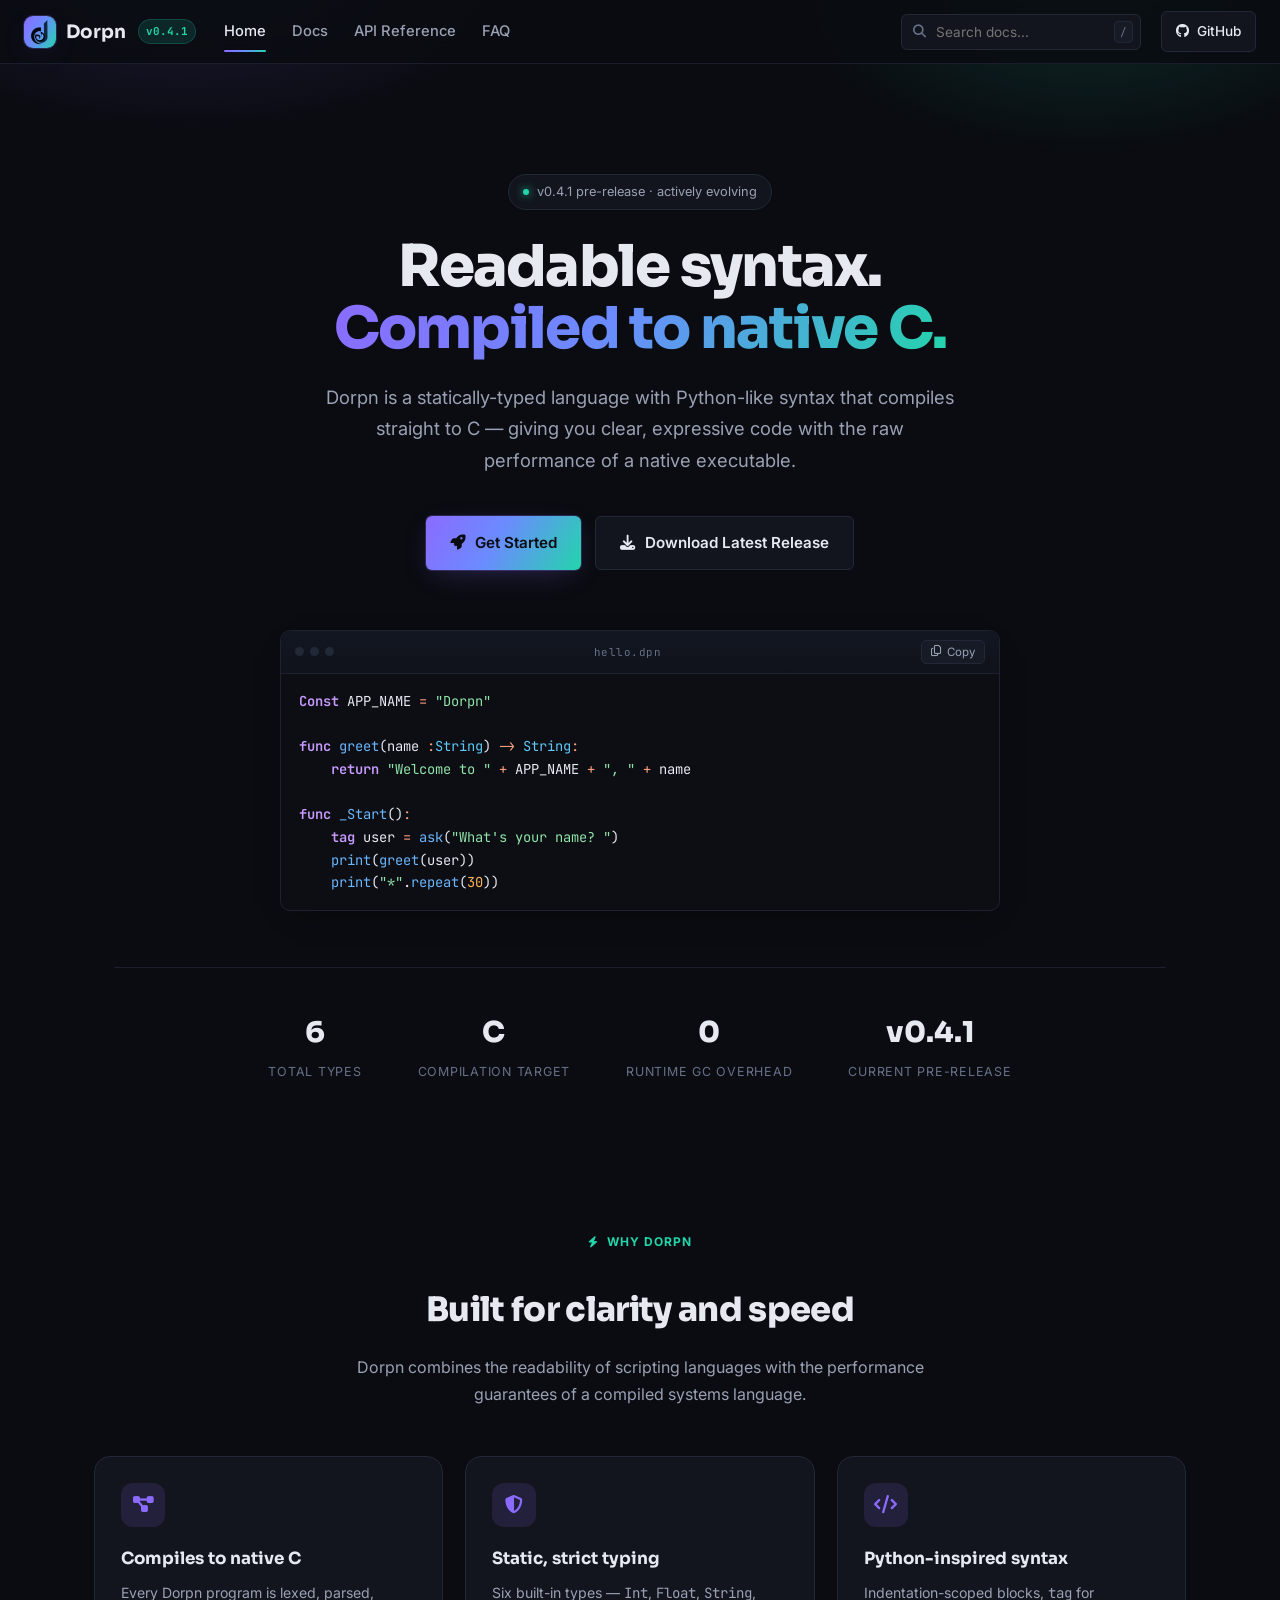
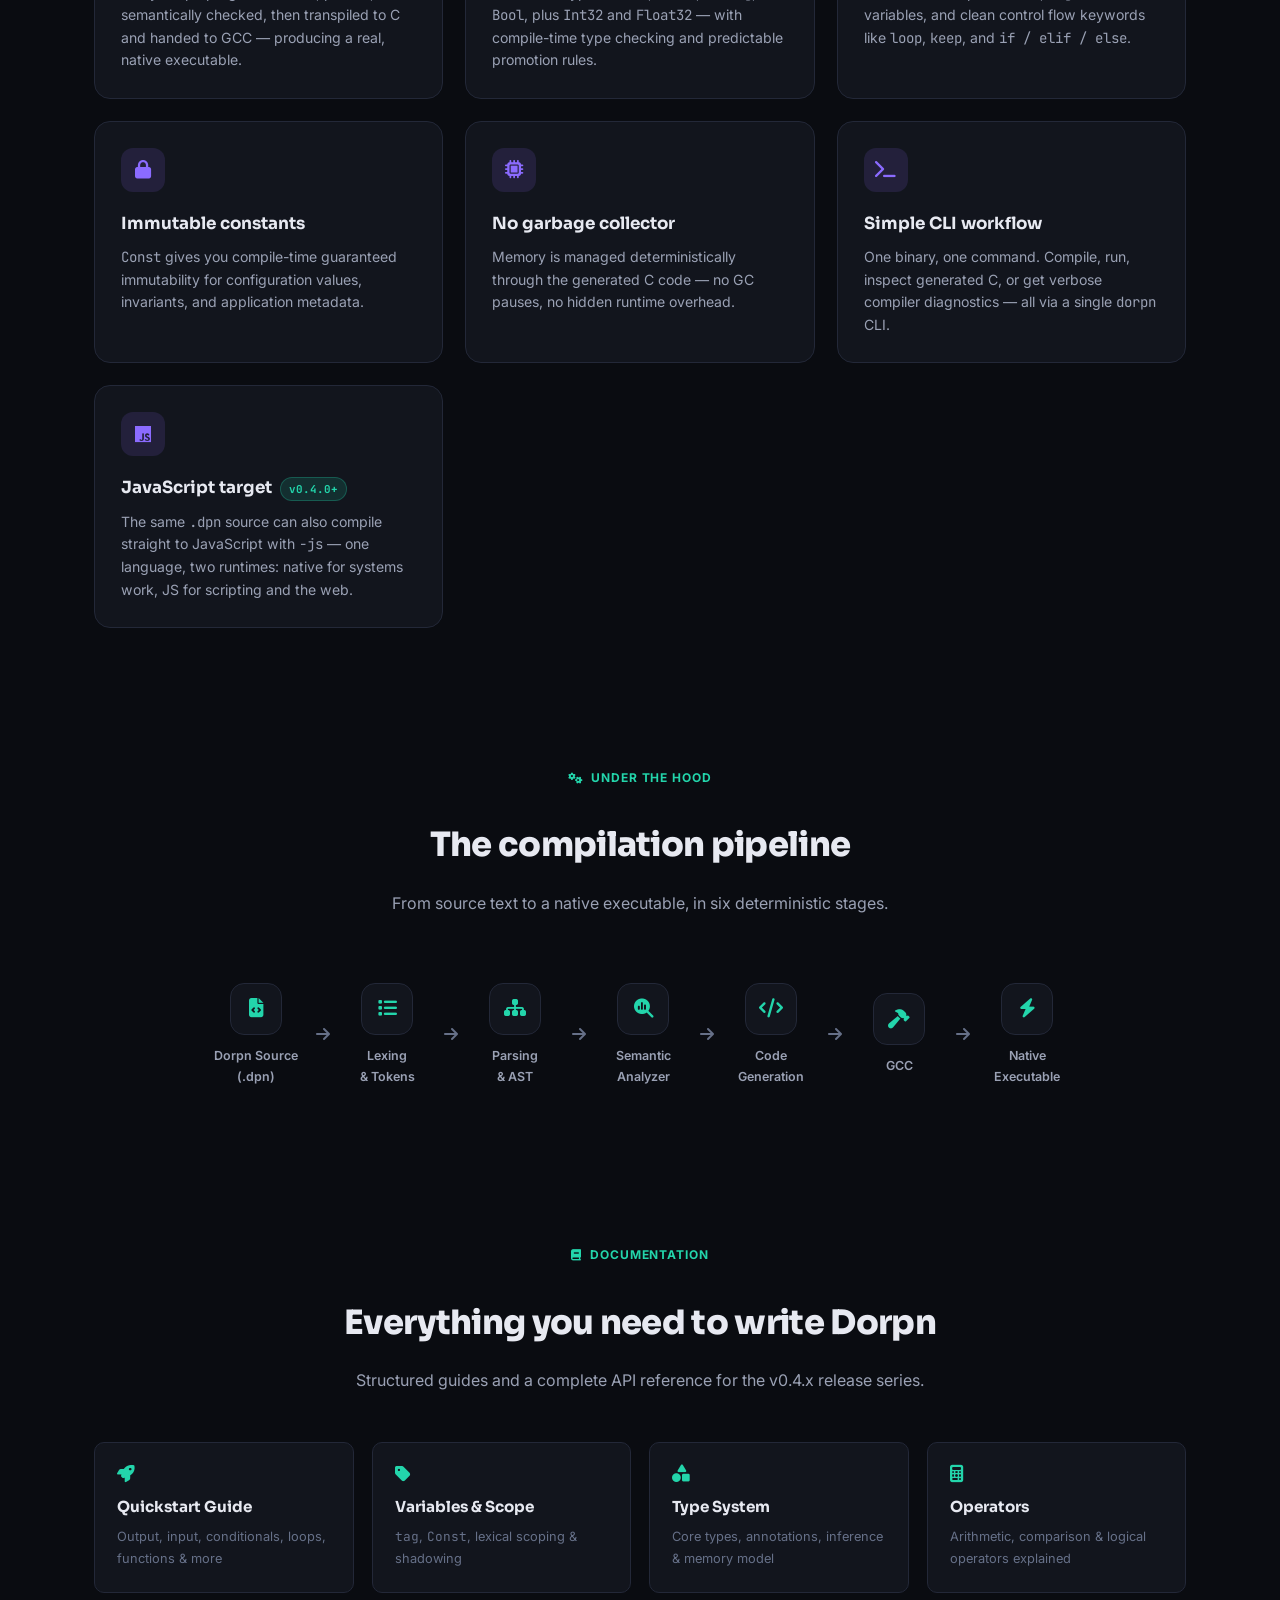
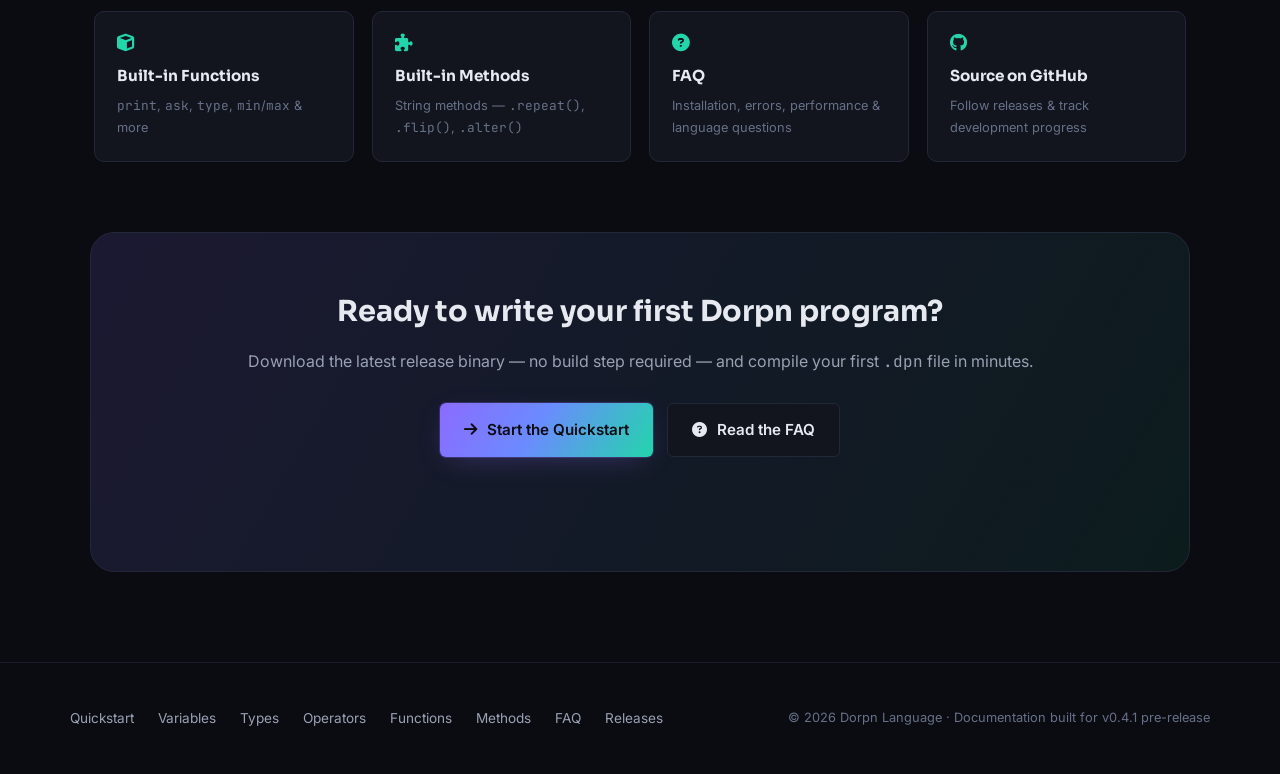
<file: index.html>
<!DOCTYPE html>
<html lang="en">

<head>
  <meta charset="UTF-8">
  <meta name="viewport" content="width=device-width, initial-scale=1.0">
  <title>Dorpn — A statically-typed language that compiles to C</title>
  <meta name="description"
    content="Dorpn is a statically-typed, compiled language with Python-like syntax that compiles to C. Fast, readable, and safe by design.">
  <link rel="icon" type="image/png" href="dpn-file-light.png">
  <link rel=" preconnect" href="https://fonts.googleapis.com">
  <link rel="stylesheet" href="https://cdn.jsdelivr.net/npm/@fortawesome/fontawesome-free@6.5.1/css/all.min.css">
  <link rel="stylesheet" href="css/style.css">
</head>

<body>
  <div class="bg-noise"></div>

  <!-- ============ TOP NAV ============ -->
  <header class="topnav">
    <button class="menu-toggle" aria-label="Toggle navigation"><i class="fa-solid fa-bars"></i></button>
    <a href="index.html" class="brand">
      <span class="brand-mark"><img src="dpn-file-light.png" alt="logo"></span>
      Dorpn <span class="brand-version">v0.4.1</span>
    </a>
    <nav class="topnav-links">
      <a href="index.html" class="active">Home</a>
      <a href="docs/quickstart.html">Docs</a>
      <a href="docs/functions.html">API Reference</a>
      <a href="docs/faq.html">FAQ</a>
    </nav>
    <div class="nav-spacer"></div>
    <div class="nav-search">
      <i class="fa-solid fa-magnifying-glass"></i>
      <input type="text" id="doc-search-input" placeholder="Search docs..." autocomplete="off">
      <kbd>/</kbd>
      <div class="search-results" id="doc-search-results"></div>
    </div>
    <a class="btn-github" href="https://github.com/Dorpn-hub/Dorpn" target="_blank" rel="noopener">
      <i class="fa-brands fa-github"></i> GitHub
    </a>
  </header>
  <div class="sidebar-overlay"></div>
  <aside class="sidebar sidebar-home">
    <div class="side-group">
      <div class="side-group-title">Navigate</div>
      <a class="side-link active" href="index.html"><i class="fa-solid fa-house"></i> Home</a>
      <a class="side-link" href="docs/quickstart.html"><i class="fa-solid fa-rocket"></i> Docs</a>
      <a class="side-link" href="docs/functions.html"><i class="fa-solid fa-cube"></i> API Reference</a>
      <a class="side-link" href="docs/changelog.html"><i class="fa-solid fa-clock-rotate-left"></i> Changelog</a>
      <a class="side-link" href="docs/faq.html"><i class="fa-solid fa-circle-question"></i> FAQ</a>
    </div>
    <div class="side-group">
      <div class="side-group-title">Links</div>
      <a class="side-link" href="https://github.com/Dorpn-hub/Dorpn" target="_blank" rel="noopener"><i
          class="fa-brands fa-github"></i> GitHub</a>
      <a class="side-link" href="https://github.com/Dorpn-hub/Dorpn/releases" target="_blank" rel="noopener"><i
          class="fa-solid fa-download"></i> Releases</a>
    </div>
  </aside>

  <!-- ============ HERO ============ -->
  <main>
    <section class="hero">
      <div class="hero-badge"><span class="dot"></span> v0.4.1 pre-release · actively evolving</div>
      <h1>Readable syntax.<br><span class="grad">Compiled to native C.</span></h1>
      <p class="sub">Dorpn is a statically-typed language with Python-like syntax that compiles straight to C — giving
        you clear, expressive code with the raw performance of a native executable.</p>
      <div class="hero-ctas">
        <a href="docs/quickstart.html" class="btn btn-primary"><i class="fa-solid fa-rocket"></i> Get Started</a>
        <a href="https://github.com/Dorpn-hub/Dorpn/releases" target="_blank" rel="noopener"
          class="btn btn-secondary"><i class="fa-solid fa-download"></i> Download Latest Release</a>
      </div>

      <div class="hero-code">
        <div class="code-block">
          <div class="code-head">
            <div class="dots"><span></span><span></span><span></span></div>
            <span class="lang-tag">hello.dpn</span>
            <button class="copy-btn"><i class="fa-regular fa-copy"></i> Copy</button>
          </div>
          <pre><code class="lang-dorpn">Const APP_NAME = "Dorpn"

func greet(name :String) -> String:
    return "Welcome to " + APP_NAME + ", " + name

func _Start():
    tag user = ask("What's your name? ")
    print(greet(user))
    print("*".repeat(30))</code></pre>
        </div>
      </div>

      <div class="stats-row">
        <div class="stat">
          <div class="num">6</div>
          <div class="lbl">Total Types</div>
        </div>
        <div class="stat">
          <div class="num">C</div>
          <div class="lbl">Compilation Target</div>
        </div>
        <div class="stat">
          <div class="num">0</div>
          <div class="lbl">Runtime GC Overhead</div>
        </div>
        <div class="stat">
          <div class="num">v0.4.1</div>
          <div class="lbl">Current Pre-release</div>
        </div>
      </div>
    </section>

    <!-- ============ FEATURES ============ -->
    <section class="section" id="features">
      <div class="section-head">
        <div class="eyebrow-center"><span class="doc-eyebrow"><i class="fa-solid fa-bolt"></i> Why Dorpn</span></div>
        <h2>Built for clarity and speed</h2>
        <p>Dorpn combines the readability of scripting languages with the performance guarantees of a compiled systems
          language.</p>
      </div>
      <div class="feature-grid">
        <div class="feature-card">
          <div class="feature-icon"><i class="fa-solid fa-diagram-project"></i></div>
          <h3>Compiles to native C</h3>
          <p>Every Dorpn program is lexed, parsed, semantically checked, then transpiled to C and handed to GCC —
            producing a real, native executable.</p>
        </div>
        <div class="feature-card">
          <div class="feature-icon"><i class="fa-solid fa-shield-halved"></i></div>
          <h3>Static, strict typing</h3>
          <p>Six built-in types — <code>Int</code>, <code>Float</code>, <code>String</code>, <code>Bool</code>, plus
            <code>Int32</code> and <code>Float32</code> — with compile-time type checking and predictable promotion
            rules.
          </p>
        </div>
        <div class="feature-card">
          <div class="feature-icon"><i class="fa-solid fa-code"></i></div>
          <h3>Python-inspired syntax</h3>
          <p>Indentation-scoped blocks, <code>tag</code> for variables, and clean control flow keywords like
            <code>loop</code>, <code>keep</code>, and <code>if / elif / else</code>.
          </p>
        </div>
        <div class="feature-card">
          <div class="feature-icon"><i class="fa-solid fa-lock"></i></div>
          <h3>Immutable constants</h3>
          <p><code>Const</code> gives you compile-time guaranteed immutability for configuration values, invariants, and
            application metadata.</p>
        </div>
        <div class="feature-card">
          <div class="feature-icon"><i class="fa-solid fa-microchip"></i></div>
          <h3>No garbage collector</h3>
          <p>Memory is managed deterministically through the generated C code — no GC pauses, no hidden runtime
            overhead.</p>
        </div>
        <div class="feature-card">
          <div class="feature-icon"><i class="fa-solid fa-terminal"></i></div>
          <h3>Simple CLI workflow</h3>
          <p>One binary, one command. Compile, run, inspect generated C, or get verbose compiler diagnostics — all via a
            single <code>dorpn</code> CLI.</p>
        </div>
        <div class="feature-card">
          <div class="feature-icon"><i class="fa-brands fa-js"></i></div>
          <h3>JavaScript target <span class="tag-new-inline">v0.4.0+</span></h3>
          <p>The same <code>.dpn</code> source can also compile straight to JavaScript with <code>-js</code> — one
            language, two runtimes: native for systems work, JS for scripting and the web.</p>
        </div>
      </div>
    </section>

    <!-- ============ PIPELINE ============ -->
    <section class="section" id="pipeline">
      <div class="section-head">
        <div class="eyebrow-center"><span class="doc-eyebrow"><i class="fa-solid fa-gears"></i> Under the hood</span>
        </div>
        <h2>The compilation pipeline</h2>
        <p>From source text to a native executable, in six deterministic stages.</p>
      </div>
      <div class="pipeline-row">
        <div class="pipeline-step">
          <div class="ps-icon"><i class="fa-solid fa-file-code"></i></div>
          <div class="ps-label">Dorpn Source<br>(.dpn)</div>
        </div>
        <div class="pipeline-arrow"><i class="fa-solid fa-arrow-right"></i></div>
        <div class="pipeline-step">
          <div class="ps-icon"><i class="fa-solid fa-list"></i></div>
          <div class="ps-label">Lexing<br>& Tokens</div>
        </div>
        <div class="pipeline-arrow"><i class="fa-solid fa-arrow-right"></i></div>
        <div class="pipeline-step">
          <div class="ps-icon"><i class="fa-solid fa-sitemap"></i></div>
          <div class="ps-label">Parsing<br>& AST</div>
        </div>
        <div class="pipeline-arrow"><i class="fa-solid fa-arrow-right"></i></div>
        <div class="pipeline-step">
          <div class="ps-icon"><i class="fa-solid fa-magnifying-glass-chart"></i></div>
          <div class="ps-label">Semantic<br>Analyzer</div>
        </div>
        <div class="pipeline-arrow"><i class="fa-solid fa-arrow-right"></i></div>
        <div class="pipeline-step">
          <div class="ps-icon"><i class="fa-solid fa-code"></i></div>
          <div class="ps-label">Code<br>Generation</div>
        </div>
        <div class="pipeline-arrow"><i class="fa-solid fa-arrow-right"></i></div>
        <div class="pipeline-step">
          <div class="ps-icon"><i class="fa-solid fa-hammer"></i></div>
          <div class="ps-label">GCC</div>
        </div>
        <div class="pipeline-arrow"><i class="fa-solid fa-arrow-right"></i></div>
        <div class="pipeline-step">
          <div class="ps-icon"><i class="fa-solid fa-bolt"></i></div>
          <div class="ps-label">Native<br>Executable</div>
        </div>
      </div>
    </section>

    <!-- ============ DOCS OVERVIEW ============ -->
    <section class="section" id="explore-docs">
      <div class="section-head">
        <div class="eyebrow-center"><span class="doc-eyebrow"><i class="fa-solid fa-book"></i> Documentation</span>
        </div>
        <h2>Everything you need to write Dorpn</h2>
        <p>Structured guides and a complete API reference for the v0.4.x release series.</p>
      </div>
      <div class="docs-grid">
        <a class="docs-card" href="docs/quickstart.html">
          <i class="fa-solid fa-rocket"></i>
          <h4>Quickstart Guide</h4>
          <p>Output, input, conditionals, loops, functions & more</p>
        </a>
        <a class="docs-card" href="docs/variables.html">
          <i class="fa-solid fa-tag"></i>
          <h4>Variables & Scope</h4>
          <p><code>tag</code>, <code>Const</code>, lexical scoping & shadowing</p>
        </a>
        <a class="docs-card" href="docs/types.html">
          <i class="fa-solid fa-shapes"></i>
          <h4>Type System</h4>
          <p>Core types, annotations, inference & memory model</p>
        </a>
        <a class="docs-card" href="docs/operators.html">
          <i class="fa-solid fa-calculator"></i>
          <h4>Operators</h4>
          <p>Arithmetic, comparison & logical operators explained</p>
        </a>
        <a class="docs-card" href="docs/functions.html">
          <i class="fa-solid fa-cube"></i>
          <h4>Built-in Functions</h4>
          <p><code>print</code>, <code>ask</code>, <code>type</code>, <code>min</code>/<code>max</code> & more</p>
        </a>
        <a class="docs-card" href="docs/methods.html">
          <i class="fa-solid fa-puzzle-piece"></i>
          <h4>Built-in Methods</h4>
          <p>String methods — <code>.repeat()</code>, <code>.flip()</code>, <code>.alter()</code></p>
        </a>
        <a class="docs-card" href="docs/faq.html">
          <i class="fa-solid fa-circle-question"></i>
          <h4>FAQ</h4>
          <p>Installation, errors, performance & language questions</p>
        </a>
        <a class="docs-card" href="https://github.com/Dorpn-hub/Dorpn" target="_blank" rel="noopener">
          <i class="fa-brands fa-github"></i>
          <h4>Source on GitHub</h4>
          <p>Follow releases & track development progress</p>
        </a>
      </div>
    </section>

    <!-- ============ CTA ============ -->
    <section class="cta-band">
      <h2>Ready to write your first Dorpn program?</h2>
      <p>Download the latest release binary — no build step required — and compile your first <code>.dpn</code> file in
        minutes.</p>
      <div class="hero-ctas">
        <a href="docs/quickstart.html" class="btn btn-primary"><i class="fa-solid fa-arrow-right"></i> Start the
          Quickstart</a>
        <a href="docs/faq.html" class="btn btn-secondary"><i class="fa-solid fa-circle-question"></i> Read the FAQ</a>
      </div>
    </section>
  </main>

  <!-- ============ FOOTER ============ -->
  <footer class="site-footer">
    <div class="footer-inner">
      <div class="footer-links">
        <a href="docs/quickstart.html">Quickstart</a>
        <a href="docs/variables.html">Variables</a>
        <a href="docs/types.html">Types</a>
        <a href="docs/operators.html">Operators</a>
        <a href="docs/functions.html">Functions</a>
        <a href="docs/methods.html">Methods</a>
        <a href="docs/faq.html">FAQ</a>
        <a href="https://github.com/Dorpn-hub/Dorpn/releases" target="_blank" rel="noopener">Releases</a>
      </div>
      <div class="footer-copy">© 2026 Dorpn Language · Documentation built for v0.4.1 pre-release</div>
    </div>
  </footer>

  <script src="js/search-index.js"></script>
  <script src="js/highlight.js"></script>
  <script src="js/main.js"></script>
</body>

                                                                 </html>
</file>
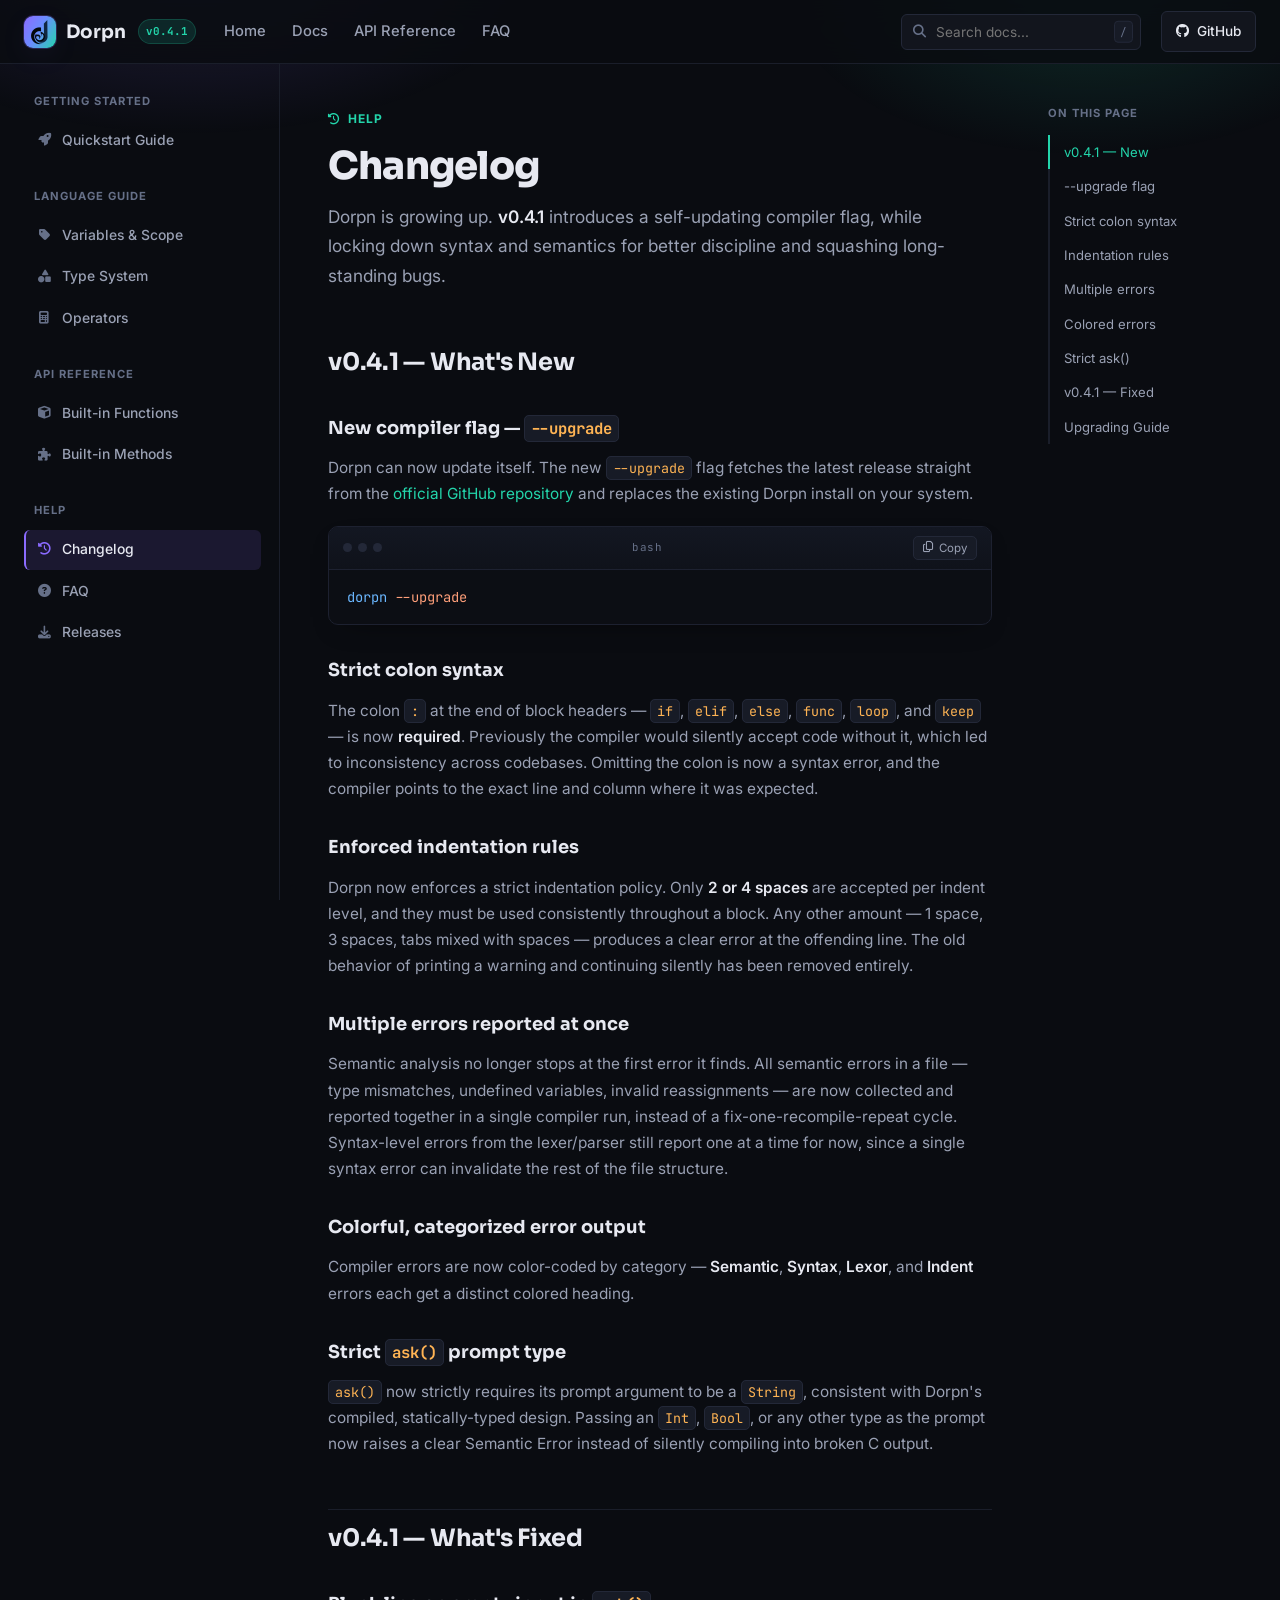
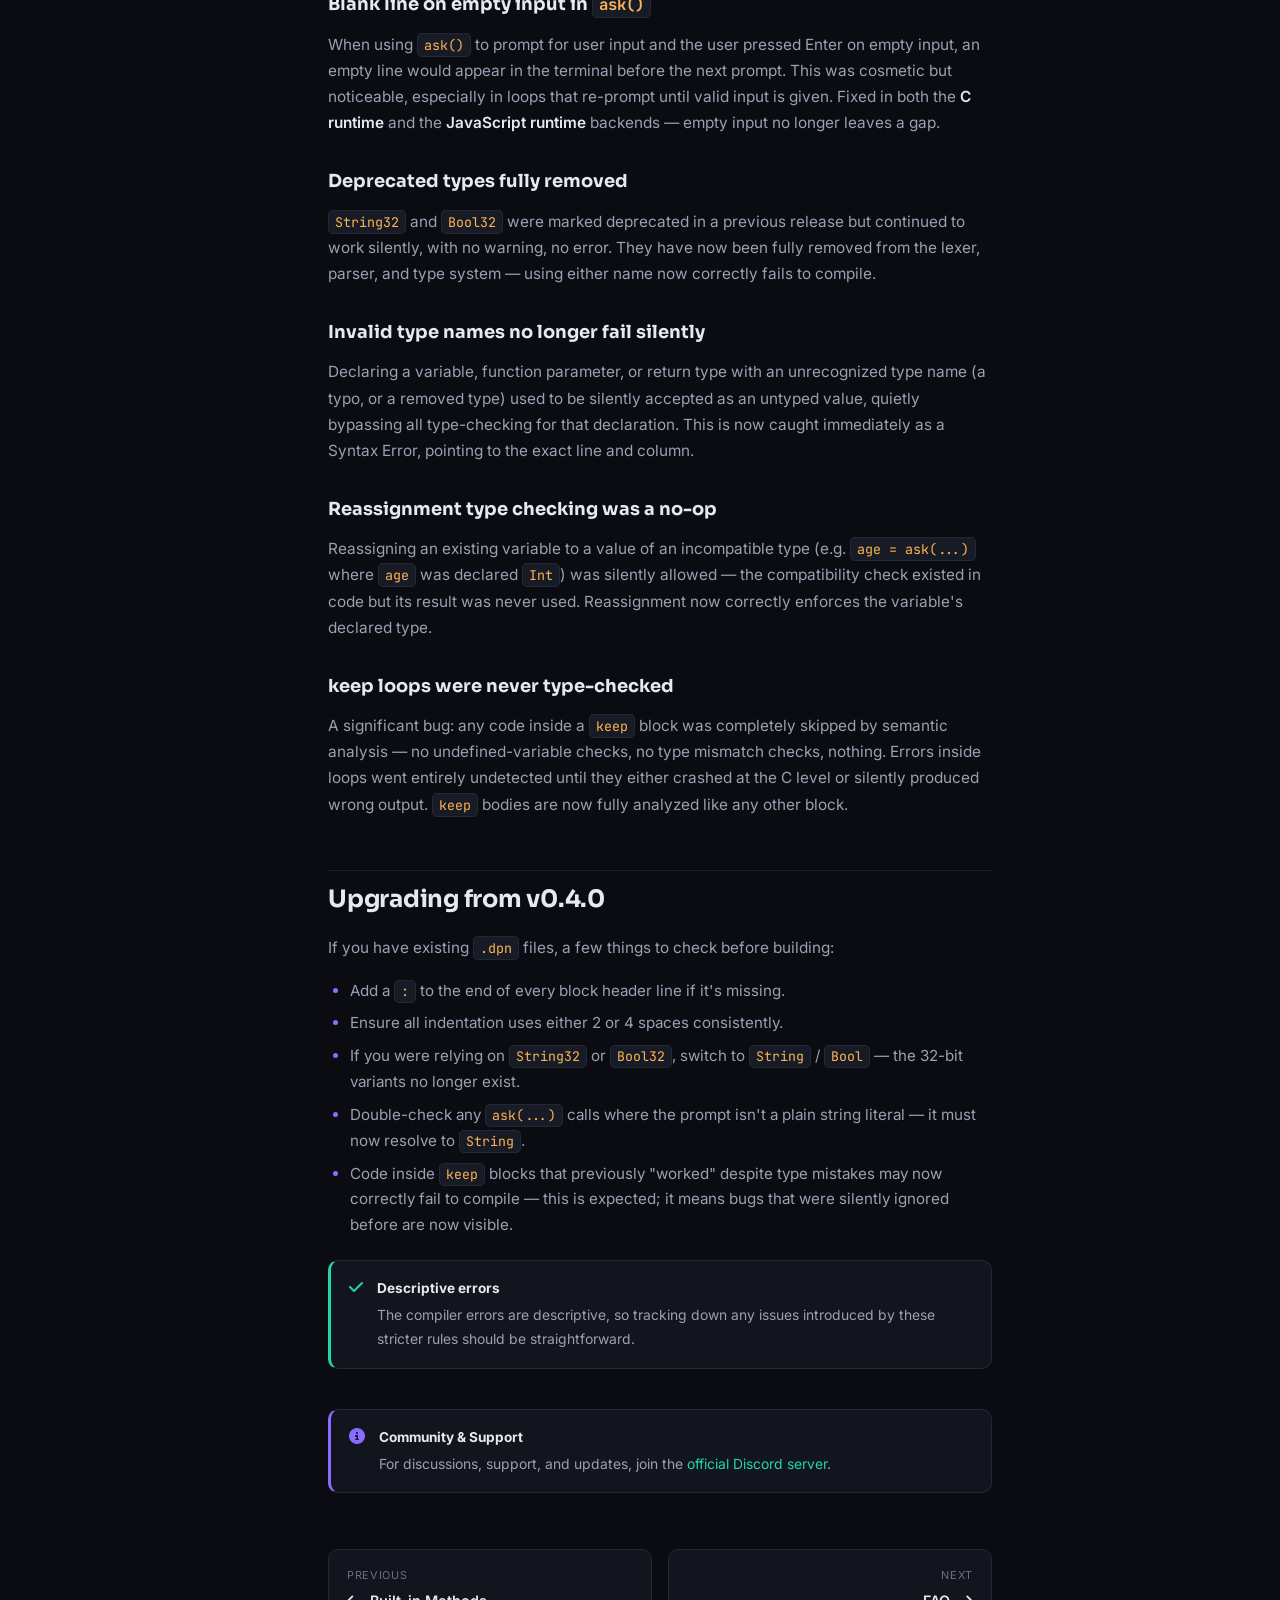
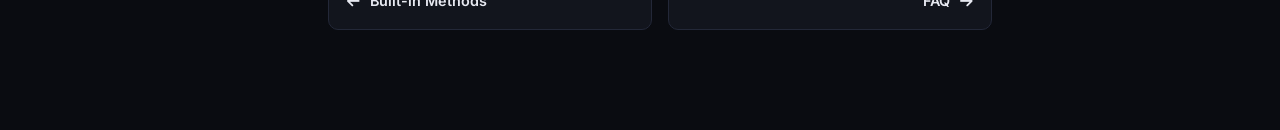
<file: docs/changelog.html>
<!DOCTYPE html>
<html lang="en">

<head>
  <meta charset="UTF-8">
  <meta name="viewport" content="width=device-width, initial-scale=1.0">
  <title>Changelog — Dorpn Docs</title>
  <meta name="description" content="What's new, changed, and fixed in each Dorpn release — starting with v0.4.1.">
  <link rel="icon" href="../dpn-file-light.png" type="image/png">
  <link rel="stylesheet" href="https://cdn.jsdelivr.net/npm/@fortawesome/fontawesome-free@6.5.1/css/all.min.css">
  <link rel="stylesheet" href="../css/style.css">
</head>

<body>
  <div class="bg-noise"></div>

  <header class="topnav">
    <button class="menu-toggle" aria-label="Toggle navigation"><i class="fa-solid fa-bars"></i></button>
    <a href="../index.html" class="brand"><span class="brand-mark"><img src="../dpn-file-light.png" alt="logo"></span>
      Dorpn <span class="brand-version">v0.4.1</span></a>
    <nav class="topnav-links">
      <a href="../index.html">Home</a>
      <a href="quickstart.html">Docs</a>
      <a href="functions.html">API Reference</a>
      <a href="faq.html">FAQ</a>
    </nav>
    <div class="nav-spacer"></div>
    <div class="nav-search">
      <i class="fa-solid fa-magnifying-glass"></i>
      <input type="text" id="doc-search-input" placeholder="Search docs..." autocomplete="off">
      <kbd>/</kbd>
      <div class="search-results" id="doc-search-results"></div>
    </div>
    <a class="btn-github" href="https://github.com/Dorpn-hub/Dorpn" target="_blank" rel="noopener"><i
        class="fa-brands fa-github"></i> GitHub</a>
  </header>
  <div class="sidebar-overlay"></div>

  <div class="docs-shell">
    <aside class="sidebar">
      <div class="side-group">
        <div class="side-group-title">Getting Started</div>
        <a class="side-link" href="quickstart.html"><i class="fa-solid fa-rocket"></i> Quickstart Guide</a>
      </div>
      <div class="side-group">
        <div class="side-group-title">Language Guide</div>
        <a class="side-link" href="variables.html"><i class="fa-solid fa-tag"></i> Variables &amp; Scope</a>
        <a class="side-link" href="types.html"><i class="fa-solid fa-shapes"></i> Type System</a>
        <a class="side-link" href="operators.html"><i class="fa-solid fa-calculator"></i> Operators</a>
      </div>
      <div class="side-group">
        <div class="side-group-title">API Reference</div>
        <a class="side-link" href="functions.html"><i class="fa-solid fa-cube"></i> Built-in Functions</a>
        <a class="side-link" href="methods.html"><i class="fa-solid fa-puzzle-piece"></i> Built-in Methods</a>
      </div>
      <div class="side-group">
        <div class="side-group-title">Help</div>
        <a class="side-link active" href="changelog.html"><i class="fa-solid fa-clock-rotate-left"></i> Changelog</a>
        <a class="side-link" href="faq.html"><i class="fa-solid fa-circle-question"></i> FAQ</a>
        <a class="side-link" href="https://github.com/Dorpn-hub/Dorpn/releases" target="_blank" rel="noopener"><i
            class="fa-solid fa-download"></i> Releases</a>
      </div>
    </aside>

    <div class="content-col">
      <article>
        <span class="doc-eyebrow"><i class="fa-solid fa-clock-rotate-left"></i> Help</span>
        <h1>Changelog</h1>
        <p class="lead">Dorpn is growing up. <strong>v0.4.1</strong> introduces a self-updating compiler flag, while
          locking down syntax and semantics for better discipline and squashing long-standing bugs.</p>

        <h2 id="v041-new">v0.4.1 — What's New</h2>

        <h3 id="upgrade-flag">New compiler flag — <code>--upgrade</code></h3>
        <p>Dorpn can now update itself. The new <code>--upgrade</code> flag fetches the latest release straight from the
          <a class="inline-link" href="https://github.com/Dorpn-hub/Dorpn" target="_blank" rel="noopener">official
            GitHub repository</a> and replaces the existing Dorpn install on your system.
        </p>
        <div class="code-block">
          <div class="code-head">
            <div class="dots"><span></span><span></span><span></span></div><span class="lang-tag">bash</span><button
              class="copy-btn"><i class="fa-regular fa-copy"></i> Copy</button>
          </div>
          <pre><code class="lang-bash">dorpn --upgrade</code></pre>
        </div>

        <h3 id="strict-colon">Strict colon syntax</h3>
        <p>The colon <code>:</code> at the end of block headers — <code>if</code>, <code>elif</code>, <code>else</code>,
          <code>func</code>, <code>loop</code>, and <code>keep</code> — is now <strong>required</strong>. Previously the
          compiler would silently accept code without it, which led to inconsistency across codebases. Omitting the
          colon is now a syntax error, and the compiler points to the exact line and column where it was expected.
        </p>

        <h3 id="strict-indent">Enforced indentation rules</h3>
        <p>Dorpn now enforces a strict indentation policy. Only <strong>2 or 4 spaces</strong> are accepted per indent
          level, and they must be used consistently throughout a block. Any other amount — 1 space, 3 spaces, tabs mixed
          with spaces — produces a clear error at the offending line. The old behavior of printing a warning and
          continuing silently has been removed entirely.</p>

        <h3 id="multi-errors">Multiple errors reported at once</h3>
        <p>Semantic analysis no longer stops at the first error it finds. All semantic errors in a file — type
          mismatches, undefined variables, invalid reassignments — are now collected and reported together in a single
          compiler run, instead of a fix-one-recompile-repeat cycle. Syntax-level errors from the lexer/parser still
          report one at a time for now, since a single syntax error can invalidate the rest of the file structure.</p>

        <h3 id="colored-errors">Colorful, categorized error output</h3>
        <p>Compiler errors are now color-coded by category — <strong>Semantic</strong>, <strong>Syntax</strong>,
          <strong>Lexor</strong>, and <strong>Indent</strong> errors each get a distinct colored heading.
        </p>

        <h3 id="strict-ask">Strict <code>ask()</code> prompt type</h3>
        <p><code>ask()</code> now strictly requires its prompt argument to be a <code>String</code>, consistent with
          Dorpn's compiled, statically-typed design. Passing an <code>Int</code>, <code>Bool</code>, or any other type
          as the prompt now raises a clear Semantic Error instead of silently compiling into broken C output.</p>

        <h2 id="v041-fixed">v0.4.1 — What's Fixed</h2>

        <h3 id="fix-blank-line">Blank line on empty input in <code>ask()</code></h3>
        <p>When using <code>ask()</code> to prompt for user input and the user pressed Enter on empty input, an empty
          line would appear in the terminal before the next prompt. This was cosmetic but noticeable, especially in
          loops that re-prompt until valid input is given. Fixed in both the <strong>C runtime</strong> and the
          <strong>JavaScript runtime</strong> backends — empty input no longer leaves a gap.
        </p>

        <h3 id="fix-deprecated-removed">Deprecated types fully removed</h3>
        <p><code>String32</code> and <code>Bool32</code> were marked deprecated in a previous release but continued to
          work silently, with no warning, no error. They have now been fully removed from the lexer, parser, and type
          system — using either name now correctly fails to compile.</p>

        <h3 id="fix-invalid-type">Invalid type names no longer fail silently</h3>
        <p>Declaring a variable, function parameter, or return type with an unrecognized type name (a typo, or a removed
          type) used to be silently accepted as an untyped value, quietly bypassing all type-checking for that
          declaration. This is now caught immediately as a Syntax Error, pointing to the exact line and column.</p>

        <h3 id="fix-reassignment">Reassignment type checking was a no-op</h3>
        <p>Reassigning an existing variable to a value of an incompatible type (e.g. <code>age = ask(...)</code> where
          <code>age</code> was declared <code>Int</code>) was silently allowed — the compatibility check existed in code
          but its result was never used. Reassignment now correctly enforces the variable's declared type.
        </p>

        <h3 id="fix-keep-loop">keep loops were never type-checked</h3>
        <p>A significant bug: any code inside a <code>keep</code> block was completely skipped by semantic analysis — no
          undefined-variable checks, no type mismatch checks, nothing. Errors inside loops went entirely undetected
          until they either crashed at the C level or silently produced wrong output. <code>keep</code> bodies are now
          fully analyzed like any other block.</p>

        <h2 id="upgrading">Upgrading from v0.4.0</h2>
        <p>If you have existing <code>.dpn</code> files, a few things to check before building:</p>
        <ul>
          <li>Add a <code>:</code> to the end of every block header line if it's missing.</li>
          <li>Ensure all indentation uses either 2 or 4 spaces consistently.</li>
          <li>If you were relying on <code>String32</code> or <code>Bool32</code>, switch to <code>String</code> /
            <code>Bool</code> — the 32-bit variants no longer exist.
          </li>
          <li>Double-check any <code>ask(...)</code> calls where the prompt isn't a plain string literal — it must now
            resolve to <code>String</code>.</li>
          <li>Code inside <code>keep</code> blocks that previously "worked" despite type mistakes may now correctly fail
            to compile — this is expected; it means bugs that were silently ignored before are now visible.</li>
        </ul>
        <div class="callout tip">
          <i class="fa-solid fa-check"></i>
          <div>
            <div class="callout-title">Descriptive errors</div>
            <div class="callout-body">The compiler errors are descriptive, so tracking down any issues introduced by
              these stricter rules should be straightforward.</div>
          </div>
        </div>

        <div class="callout note" style="margin-top:40px;">
          <i class="fa-solid fa-circle-info"></i>
          <div>
            <div class="callout-title">Community &amp; Support</div>
            <div class="callout-body">For discussions, support, and updates, join the <a class="inline-link"
                href="https://discord.gg/9J2qabs3gu" target="_blank" rel="noopener">official Discord server</a>.</div>
          </div>
        </div>

        <div class="doc-pagination">
          <a class="page-link prev" href="methods.html">
            <div class="pl-label">Previous</div>
            <div class="pl-title"><i class="fa-solid fa-arrow-left"></i> Built-in Methods</div>
          </a>
          <a class="page-link next" href="faq.html">
            <div class="pl-label">Next</div>
            <div class="pl-title">FAQ <i class="fa-solid fa-arrow-right"></i></div>
          </a>
        </div>
      </article>
    </div>

    <aside class="toc">
      <div class="toc-title">On this page</div>
      <ul class="toc-list">
        <li><a href="#v041-new">v0.4.1 — New</a></li>
        <li><a href="#upgrade-flag">--upgrade flag</a></li>
        <li><a href="#strict-colon">Strict colon syntax</a></li>
        <li><a href="#strict-indent">Indentation rules</a></li>
        <li><a href="#multi-errors">Multiple errors</a></li>
        <li><a href="#colored-errors">Colored errors</a></li>
        <li><a href="#strict-ask">Strict ask()</a></li>
        <li><a href="#v041-fixed">v0.4.1 — Fixed</a></li>
        <li><a href="#upgrading">Upgrading Guide</a></li>
      </ul>
    </aside>
  </div>

  <script src="../js/search-index.js"></script>
  <script src="../js/highlight.js"></script>
  <script src="../js/main.js"></script>
</body>

</html>
</file>
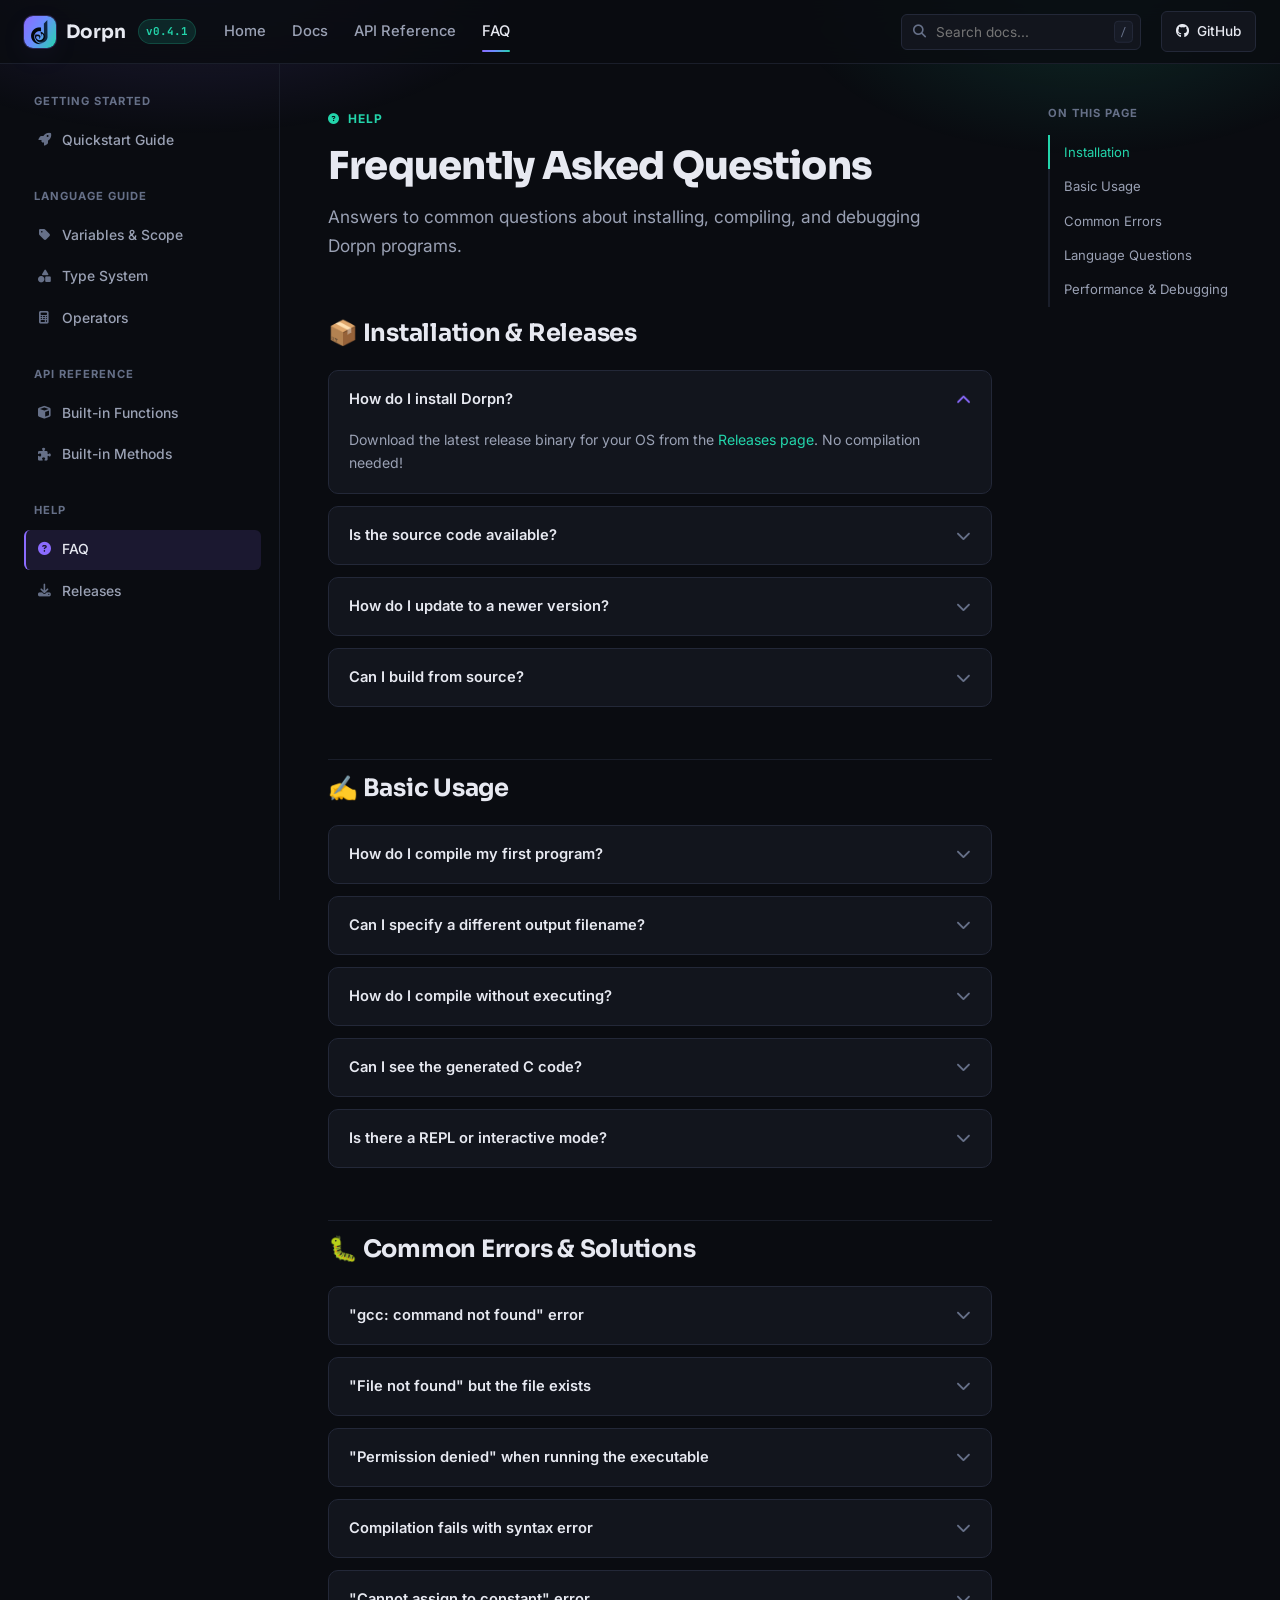
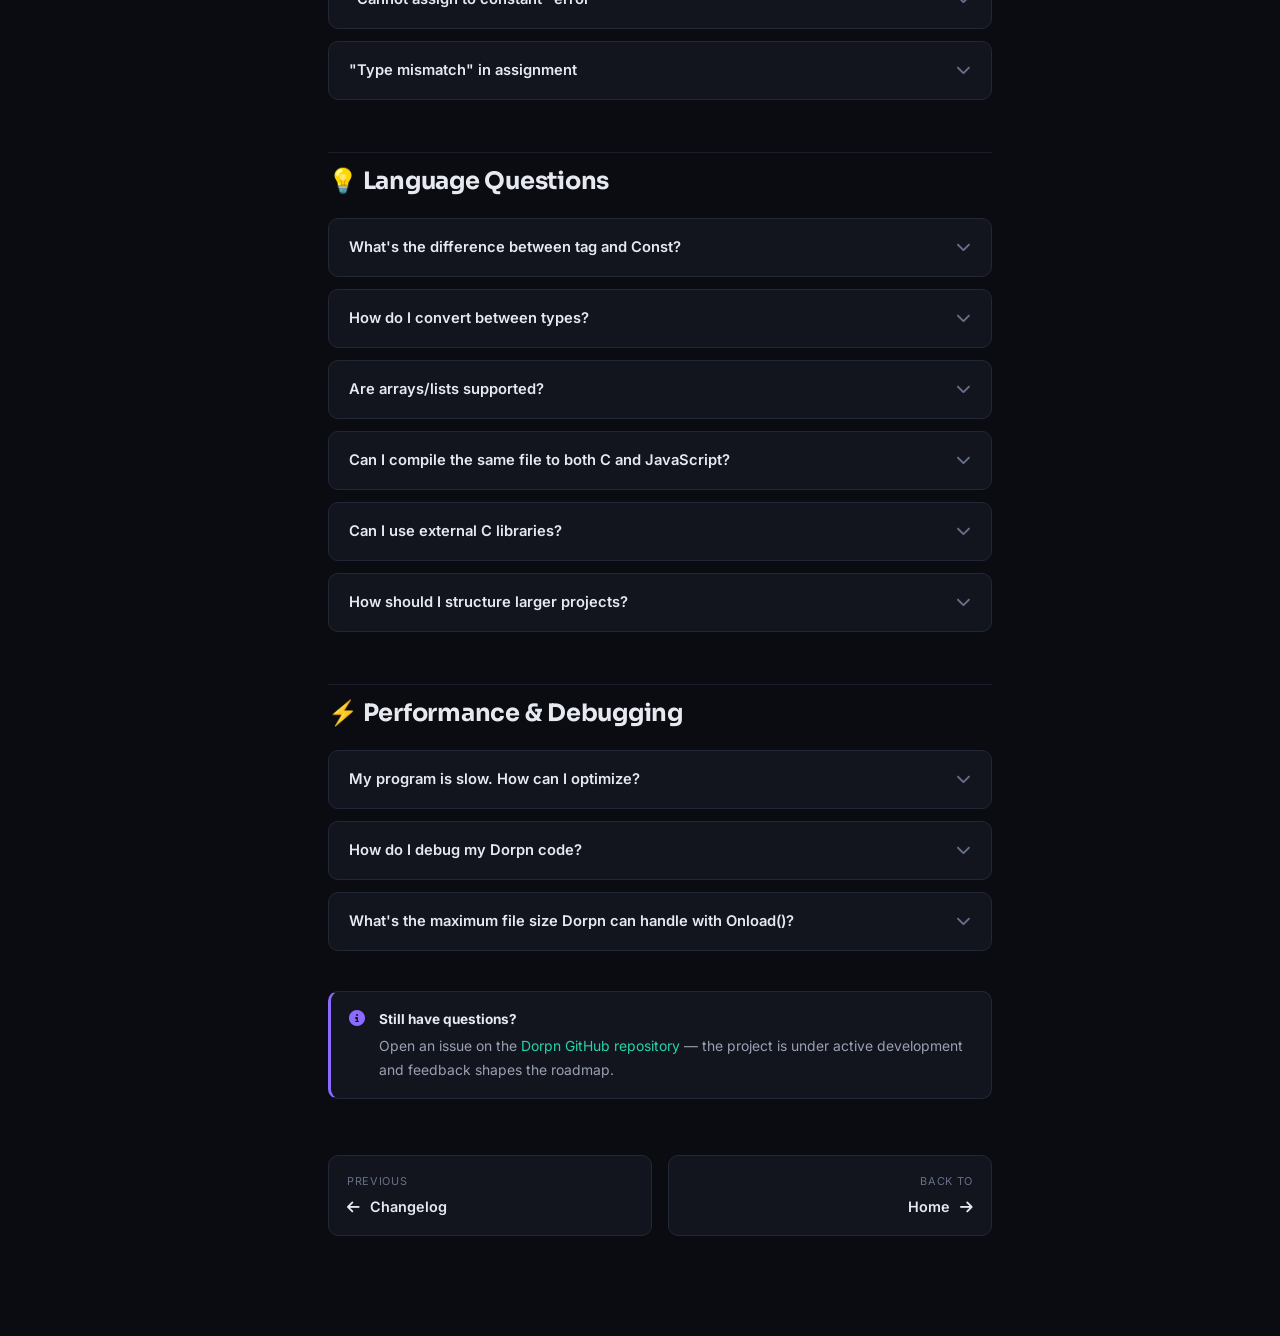
<file: docs/faq.html>
<!DOCTYPE html>
<html lang="en">

<head>
  <meta charset="UTF-8">
  <meta name="viewport" content="width=device-width, initial-scale=1.0">
  <title>FAQ — Dorpn Docs</title>
  <meta name="description"
    content="Frequently asked questions about installing, compiling, and debugging Dorpn programs.">
  <link rel="icon" href="../dpn-file-light.png" type="image/png">
  <link rel="stylesheet" href="https://cdn.jsdelivr.net/npm/@fortawesome/fontawesome-free@6.5.1/css/all.min.css">
  <link rel="stylesheet" href="../css/style.css">
</head>

<body>
  <div class="bg-noise"></div>

  <header class="topnav">
    <button class="menu-toggle" aria-label="Toggle navigation"><i class="fa-solid fa-bars"></i></button>
    <a href="../index.html" class="brand"><span class="brand-mark"><img src="../dpn-file-light.png" alt="logo"></span>
      Dorpn <span class="brand-version">v0.4.1</span></a>
    <nav class="topnav-links">
      <a href="../index.html">Home</a>
      <a href="quickstart.html">Docs</a>
      <a href="functions.html">API Reference</a>
      <a href="faq.html" class="active">FAQ</a>
    </nav>
    <div class="nav-spacer"></div>
    <div class="nav-search">
      <i class="fa-solid fa-magnifying-glass"></i>
      <input type="text" id="doc-search-input" placeholder="Search docs..." autocomplete="off">
      <kbd>/</kbd>
      <div class="search-results" id="doc-search-results"></div>
    </div>
    <a class="btn-github" href="https://github.com/Dorpn-hub/Dorpn" target="_blank" rel="noopener"><i
        class="fa-brands fa-github"></i> GitHub</a>
  </header>
  <div class="sidebar-overlay"></div>

  <div class="docs-shell">
    <aside class="sidebar">
      <div class="side-group">
        <div class="side-group-title">Getting Started</div>
        <a class="side-link" href="quickstart.html"><i class="fa-solid fa-rocket"></i> Quickstart Guide</a>
      </div>
      <div class="side-group">
        <div class="side-group-title">Language Guide</div>
        <a class="side-link" href="variables.html"><i class="fa-solid fa-tag"></i> Variables &amp; Scope</a>
        <a class="side-link" href="types.html"><i class="fa-solid fa-shapes"></i> Type System</a>
        <a class="side-link" href="operators.html"><i class="fa-solid fa-calculator"></i> Operators</a>
      </div>
      <div class="side-group">
        <div class="side-group-title">API Reference</div>
        <a class="side-link" href="functions.html"><i class="fa-solid fa-cube"></i> Built-in Functions</a>
        <a class="side-link" href="methods.html"><i class="fa-solid fa-puzzle-piece"></i> Built-in Methods</a>
      </div>
      <div class="side-group">
        <div class="side-group-title">Help</div>
        <a class="side-link active" href="faq.html"><i class="fa-solid fa-circle-question"></i> FAQ</a>
        <a class="side-link" href="https://github.com/Dorpn-hub/Dorpn/releases" target="_blank" rel="noopener"><i
            class="fa-solid fa-download"></i> Releases</a>
      </div>
    </aside>

    <div class="content-col">
      <article>
        <span class="doc-eyebrow"><i class="fa-solid fa-circle-question"></i> Help</span>
        <h1>Frequently Asked Questions</h1>
        <p class="lead">Answers to common questions about installing, compiling, and debugging Dorpn programs.</p>

        <h2 id="installation">📦 Installation &amp; Releases</h2>
        <div class="faq-item open">
          <div class="faq-q"><span>How do I install Dorpn?</span><i class="fa-solid fa-chevron-down"></i></div>
          <div class="faq-a">
            <div class="faq-a-inner">Download the latest release binary for your OS from the <a class="inline-link"
                href="https://github.com/Dorpn-hub/dorpn/releases" target="_blank" rel="noopener">Releases page</a>. No
              compilation needed!</div>
          </div>
        </div>
        <div class="faq-item">
          <div class="faq-q"><span>Is the source code available?</span><i class="fa-solid fa-chevron-down"></i></div>
          <div class="faq-a">
            <div class="faq-a-inner">The compiler source will be released when Dorpn reaches v1.0 or becomes
              self-hosted. Currently, only compiled binaries are provided.</div>
          </div>
        </div>
        <div class="faq-item">
          <div class="faq-q"><span>How do I update to a newer version?</span><i class="fa-solid fa-chevron-down"></i>
          </div>
          <div class="faq-a">
            <div class="faq-a-inner">Easiest way (v0.4.1+): run <code>dorpn --upgrade</code>. It fetches the latest
              release straight from the <a class="inline-link" href="https://github.com/Dorpn-hub/Dorpn" target="_blank"
                rel="noopener">GitHub repository</a> and replaces your existing install automatically. You can still
              download the release binary manually and replace your <code>dorpn</code> executable if you prefer.</div>
          </div>
        </div>
        <div class="faq-item">
          <div class="faq-q"><span>Can I build from source?</span><i class="fa-solid fa-chevron-down"></i></div>
          <div class="faq-a">
            <div class="faq-a-inner">Not currently. The compiler is closed-source until v1.0 to ensure stability and
              proper documentation.</div>
          </div>
        </div>

        <h2 id="basic-usage">✍️ Basic Usage</h2>
        <div class="faq-item">
          <div class="faq-q"><span>How do I compile my first program?</span><i class="fa-solid fa-chevron-down"></i>
          </div>
          <div class="faq-a">
            <div class="faq-a-inner"><code>dorpn hello.dpn</code> creates an executable. Use
              <code>dorpn hello.dpn --run</code> to compile and run immediately.
            </div>
          </div>
        </div>
        <div class="faq-item">
          <div class="faq-q"><span>Can I specify a different output filename?</span><i
              class="fa-solid fa-chevron-down"></i></div>
          <div class="faq-a">
            <div class="faq-a-inner">Not directly in v0.4.1. Workaround:
              <code>dorpn input.dpn &amp;&amp; mv input custom_name</code>
            </div>
          </div>
        </div>
        <div class="faq-item">
          <div class="faq-q"><span>How do I compile without executing?</span><i class="fa-solid fa-chevron-down"></i>
          </div>
          <div class="faq-a">
            <div class="faq-a-inner">Just omit the <code>--run</code> flag: <code>dorpn program.dpn</code> creates the
              executable only.</div>
          </div>
        </div>
        <div class="faq-item">
          <div class="faq-q"><span>Can I see the generated C code?</span><i class="fa-solid fa-chevron-down"></i></div>
          <div class="faq-a">
            <div class="faq-a-inner">Yes! Use <code>dorpn program.dpn --keep-c</code> to preserve the intermediate C
              file.</div>
          </div>
        </div>
        <div class="faq-item">
          <div class="faq-q"><span>Is there a REPL or interactive mode?</span><i class="fa-solid fa-chevron-down"></i>
          </div>
          <div class="faq-a">
            <div class="faq-a-inner">Not yet. Use this one-liner:
              <code>echo 'print("test")' &gt; temp.dpn &amp;&amp; dorpn temp.dpn -r &amp;&amp; rm temp.dpn</code> or VS
              Code with the <code>Dorpn</code> extension.
            </div>
          </div>
        </div>

        <h2 id="errors">🐛 Common Errors &amp; Solutions</h2>
        <div class="faq-item">
          <div class="faq-q"><span>"gcc: command not found" error</span><i class="fa-solid fa-chevron-down"></i></div>
          <div class="faq-a">
            <div class="faq-a-inner">Install GCC. Ubuntu/Debian: <code>sudo apt install gcc</code>. macOS:
              <code>xcode-select --install</code>
            </div>
          </div>
        </div>
        <div class="faq-item">
          <div class="faq-q"><span>"File not found" but the file exists</span><i class="fa-solid fa-chevron-down"></i>
          </div>
          <div class="faq-a">
            <div class="faq-a-inner">Check that: (1) the file extension is <code>.dpn</code>, (2) you're in the right
              directory, and (3) there are no typos in the filename.</div>
          </div>
        </div>
        <div class="faq-item">
          <div class="faq-q"><span>"Permission denied" when running the executable</span><i
              class="fa-solid fa-chevron-down"></i></div>
          <div class="faq-a">
            <div class="faq-a-inner">Make it executable: <code>chmod +x program_name</code></div>
          </div>
        </div>

        <div class="faq-item">
          <div class="faq-q"><span>Compilation fails with syntax error</span><i class="fa-solid fa-chevron-down"></i>
          </div>
          <div class="faq-a">
            <div class="faq-a-inner">Use verbose mode to pinpoint the issue: <code>dorpn file.dpn --verbose</code>.
              Since v0.4.1, common causes are a missing <code>:</code> at the end of a block header (<code>if</code>,
              <code>elif</code>, <code>else</code>, <code>func</code>, <code>loop</code>, <code>keep</code>) or
              inconsistent indentation — only 2 or 4 spaces per level are accepted. See the <a class="inline-link"
                href="changelog.html">Changelog</a> for details.
            </div>
          </div>
        </div>
        <div class="faq-item">
          <div class="faq-q"><span>"Cannot assign to constant" error</span><i class="fa-solid fa-chevron-down"></i>
          </div>
          <div class="faq-a">
            <div class="faq-a-inner">You're trying to modify a <code>Const</code> variable. Use <code>tag</code> for
              mutable variables instead.</div>
          </div>
        </div>
        <div class="faq-item">
          <div class="faq-q"><span>"Type mismatch" in assignment</span><i class="fa-solid fa-chevron-down"></i></div>
          <div class="faq-a">
            <div class="faq-a-inner">Dorpn has strict static typing. Once <code>tag x = 10</code> (<code>Int</code>) is
              declared, you can't do <code>x = "text"</code> later.</div>
          </div>
        </div>

        <h2 id="language">💡 Language Questions</h2>
        <div class="faq-item">
          <div class="faq-q"><span>What's the difference between tag and Const?</span><i
              class="fa-solid fa-chevron-down"></i></div>
          <div class="faq-a">
            <div class="faq-a-inner"><code>tag</code> creates mutable variables; <code>Const</code> creates immutable
              constants (cannot be reassigned).</div>
          </div>
        </div>
        <div class="faq-item">
          <div class="faq-q"><span>How do I convert between types?</span><i class="fa-solid fa-chevron-down"></i></div>
          <div class="faq-a">
            <div class="faq-a-inner">Conversion is automatic in some cases (<code>Int</code>→<code>Float</code> in math,
              any type → <code>String</code> with <code>+</code>). Manual conversion functions are planned for future
              releases.</div>
          </div>
        </div>
        <div class="faq-item">
          <div class="faq-q"><span>Are arrays/lists supported?</span><i class="fa-solid fa-chevron-down"></i></div>
          <div class="faq-a">
            <div class="faq-a-inner">Basic list literals (<code>[1,2,3]</code>) and indexing are supported in v0.4.1.
            </div>
          </div>
        </div>
        <div class="faq-item">
          <div class="faq-q"><span>Can I compile the same file to both C and JavaScript?</span><i
              class="fa-solid fa-chevron-down"></i></div>
          <div class="faq-a">
            <div class="faq-a-inner">Yes — the same <code>.dpn</code> source file works with both backends. Compile
              without flags for a native binary, or add <code>-js</code> (or <code>--Javs</code>) for JavaScript output.
              Some features may only be available in the native C target for now. See the <a class="inline-link"
                href="quickstart.html#js-target">Quickstart's JavaScript Target section</a>.</div>
          </div>
        </div>
        <div class="faq-item">
          <div class="faq-q"><span>Can I use external C libraries?</span><i class="fa-solid fa-chevron-down"></i></div>
          <div class="faq-a">
            <div class="faq-a-inner">Not in v0.4.1. C FFI (Foreign Function Interface) is planned for future releases.
            </div>
          </div>
        </div>
        <div class="faq-item">
          <div class="faq-q"><span>How should I structure larger projects?</span><i
              class="fa-solid fa-chevron-down"></i></div>
          <div class="faq-a">
            <div class="faq-a-inner">Currently single-file only. A module/import system is planned for future versions.
            </div>
          </div>
        </div>

        <h2 id="performance">⚡ Performance &amp; Debugging</h2>
        <div class="faq-item">
          <div class="faq-q"><span>My program is slow. How can I optimize?</span><i
              class="fa-solid fa-chevron-down"></i></div>
          <div class="faq-a">
            <div class="faq-a-inner">(1) Avoid string concatenation in loops. (2) Use <code>Int</code> instead of
              <code>Float</code> when possible. (3) Use <code>--keep-c</code> to examine the generated C code.
            </div>
          </div>
        </div>
        <div class="faq-item">
          <div class="faq-q"><span>How do I debug my Dorpn code?</span><i class="fa-solid fa-chevron-down"></i></div>
          <div class="faq-a">
            <div class="faq-a-inner">(1) Add <code>print()</code> statements. (2) Use <code>type()</code> to check
              variable types. (3) Examine the generated C code with <code>--keep-c</code>. (4) Use
              <code>--verbose</code> for compilation insights.
            </div>
          </div>
        </div>
        <div class="faq-item">
          <div class="faq-q"><span>What's the maximum file size Dorpn can handle with Onload()?</span><i
              class="fa-solid fa-chevron-down"></i></div>
          <div class="faq-a">
            <div class="faq-a-inner">Limited by available system memory. For large files, streaming or chunked reading
              is being considered for future versions.</div>
          </div>
        </div>

        <div class="callout note" style="margin-top:40px;">
          <i class="fa-solid fa-circle-info"></i>
          <div>
            <div class="callout-title">Still have questions?</div>
            <div class="callout-body">Open an issue on the <a class="inline-link"
                href="https://github.com/Dorpn-hub/Dorpn/issues" target="_blank" rel="noopener">Dorpn GitHub
                repository</a> — the project is under active development and feedback shapes the roadmap.</div>
          </div>
        </div>

        <div class="doc-pagination">
          <a class="page-link prev" href="changelog.html">
            <div class="pl-label">Previous</div>
            <div class="pl-title"><i class="fa-solid fa-arrow-left"></i> Changelog</div>
          </a>
          <a class="page-link next" href="../index.html">
            <div class="pl-label">Back to</div>
            <div class="pl-title">Home <i class="fa-solid fa-arrow-right"></i></div>
          </a>
        </div>
      </article>
    </div>

    <aside class="toc">
      <div class="toc-title">On this page</div>
      <ul class="toc-list">
        <li><a href="#installation">Installation</a></li>
        <li><a href="#basic-usage">Basic Usage</a></li>
        <li><a href="#errors">Common Errors</a></li>
        <li><a href="#language">Language Questions</a></li>
        <li><a href="#performance">Performance &amp; Debugging</a></li>
      </ul>
    </aside>
  </div>

  <script src="../js/search-index.js"></script>
  <script src="../js/highlight.js"></script>
  <script src="../js/main.js"></script>
</body>

</html>
</file>
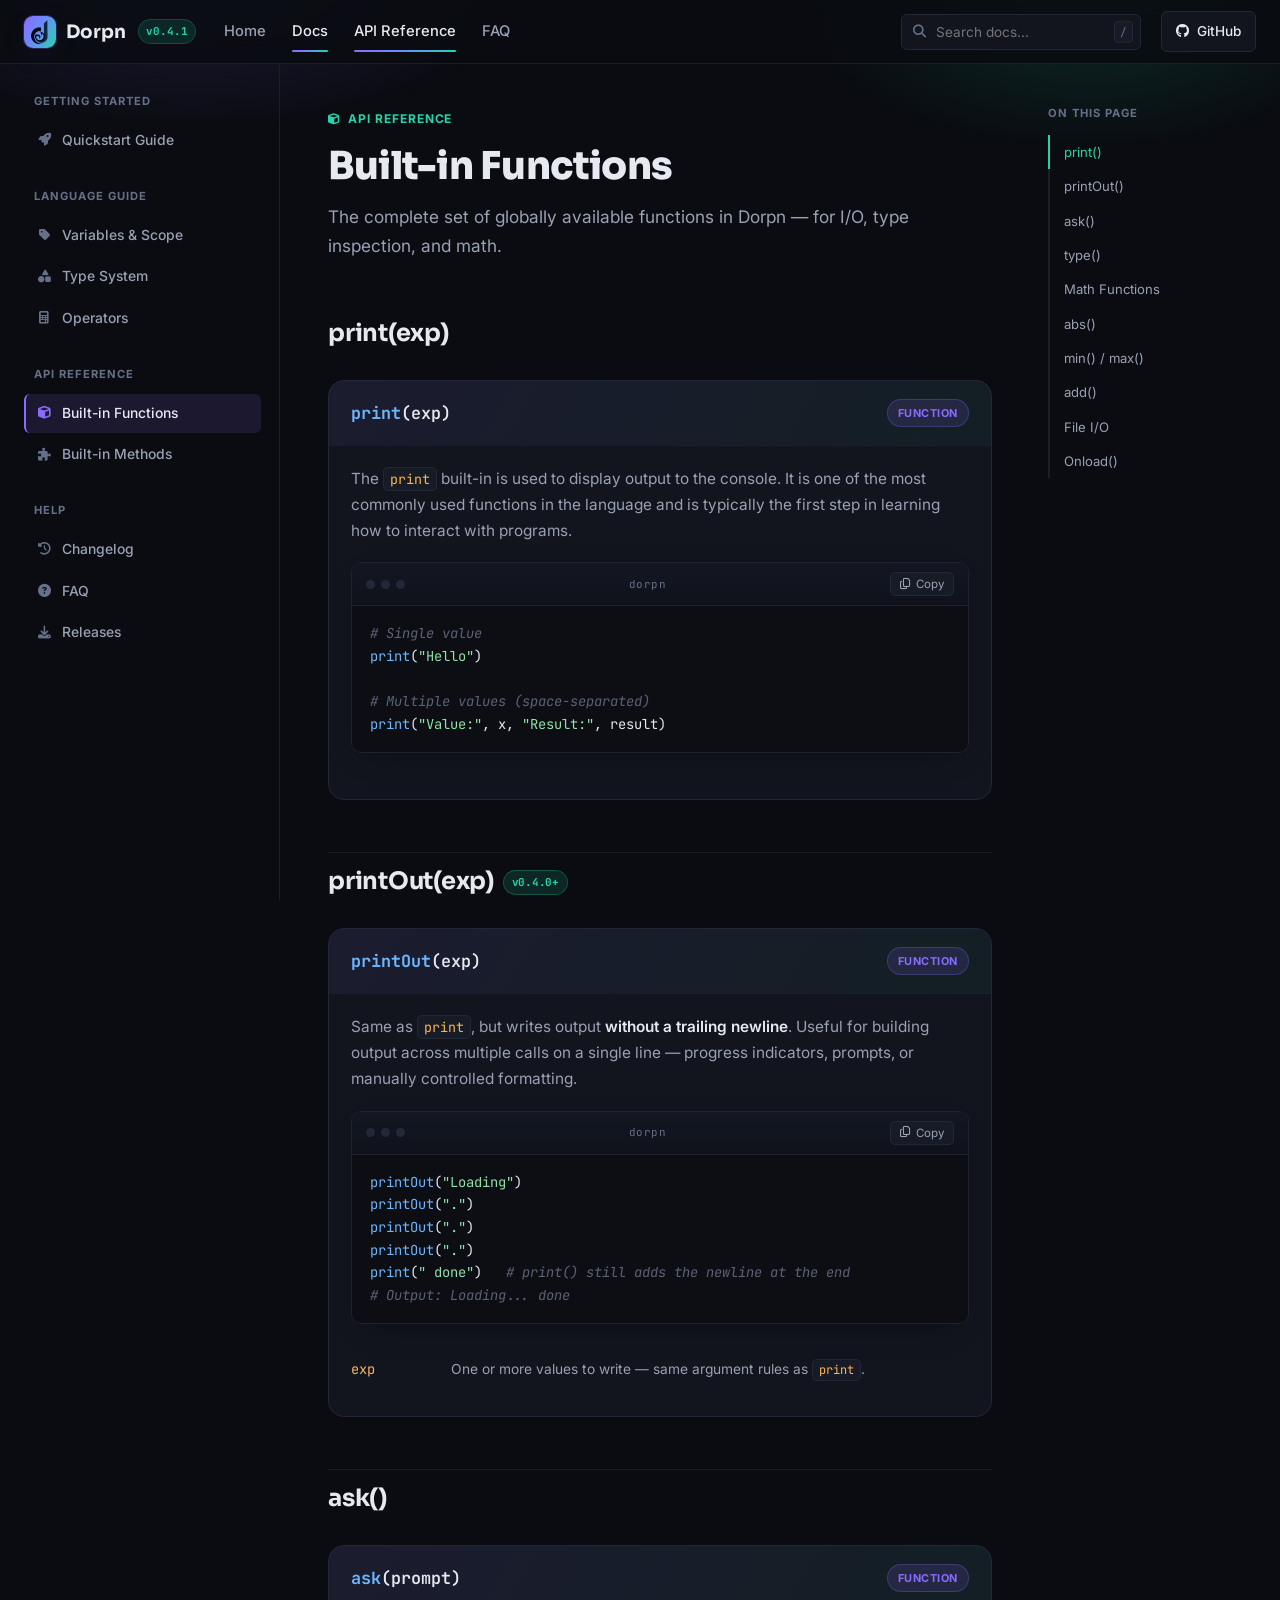
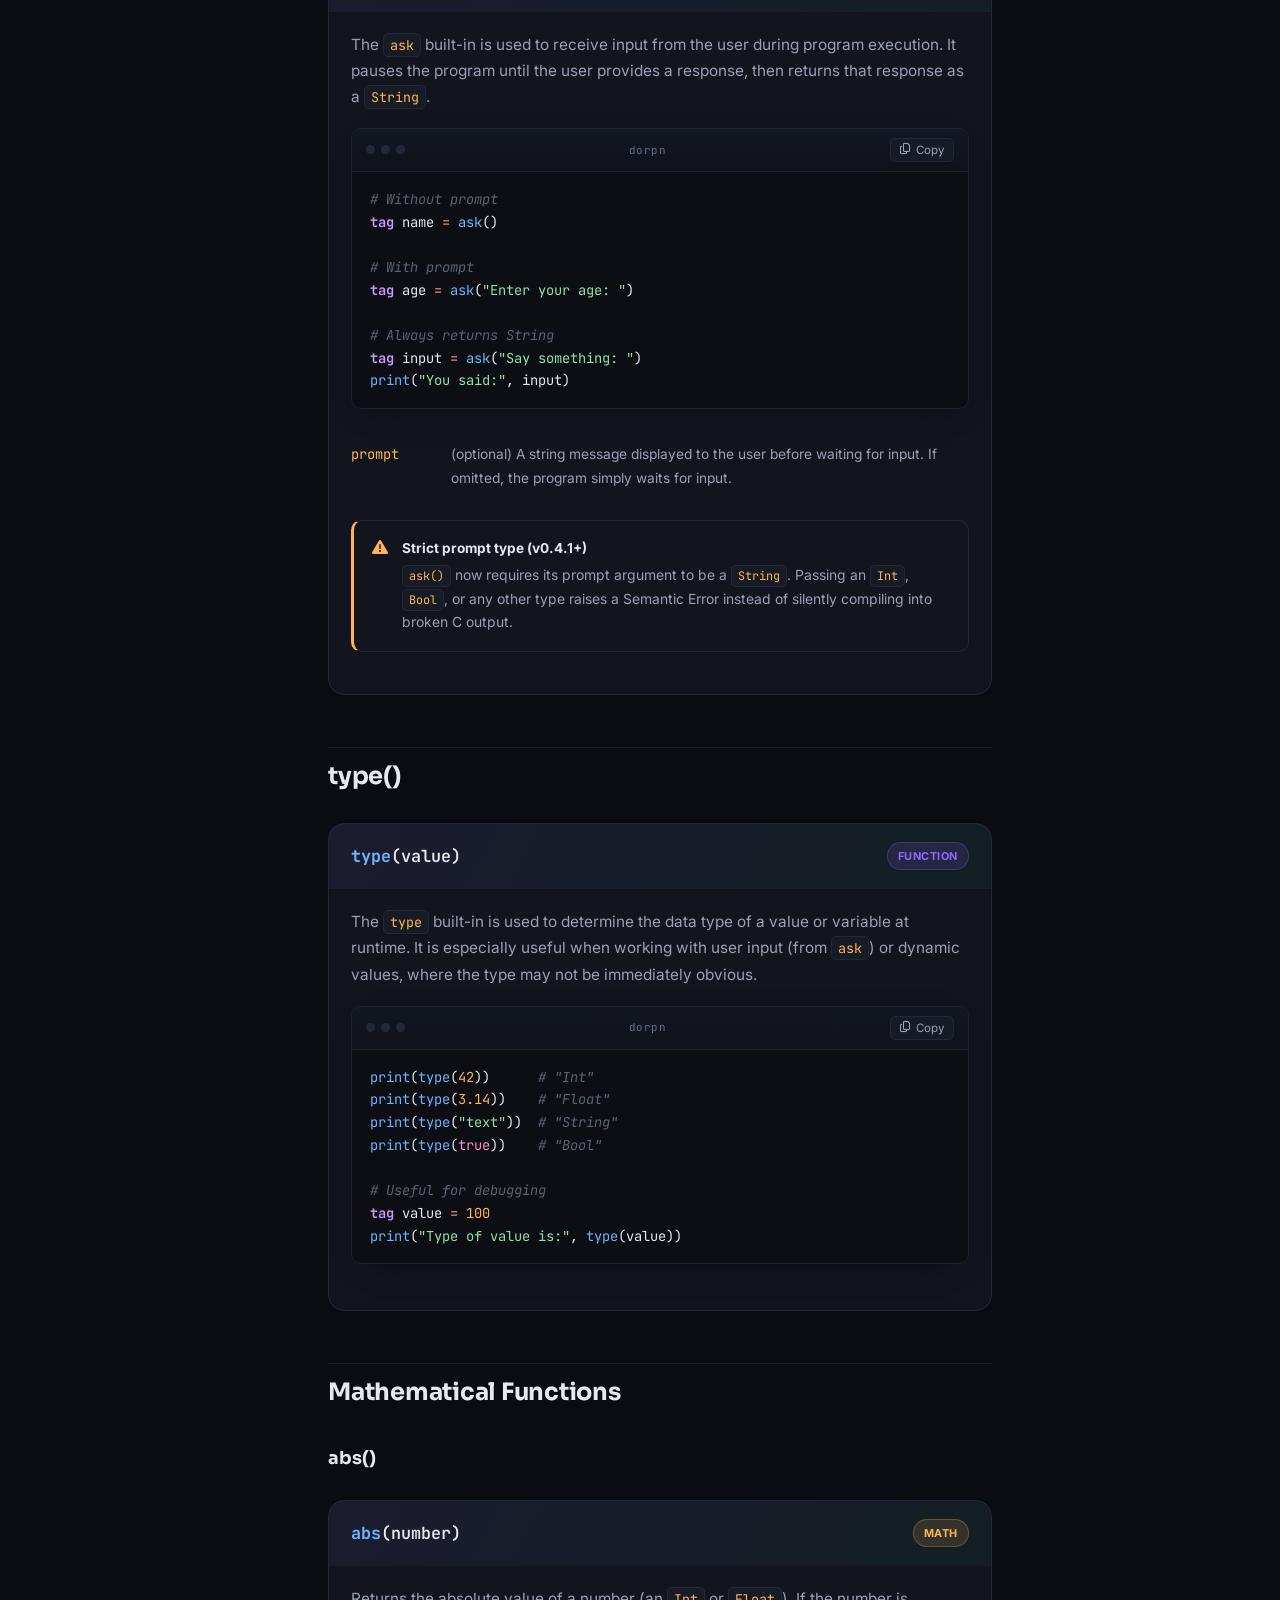
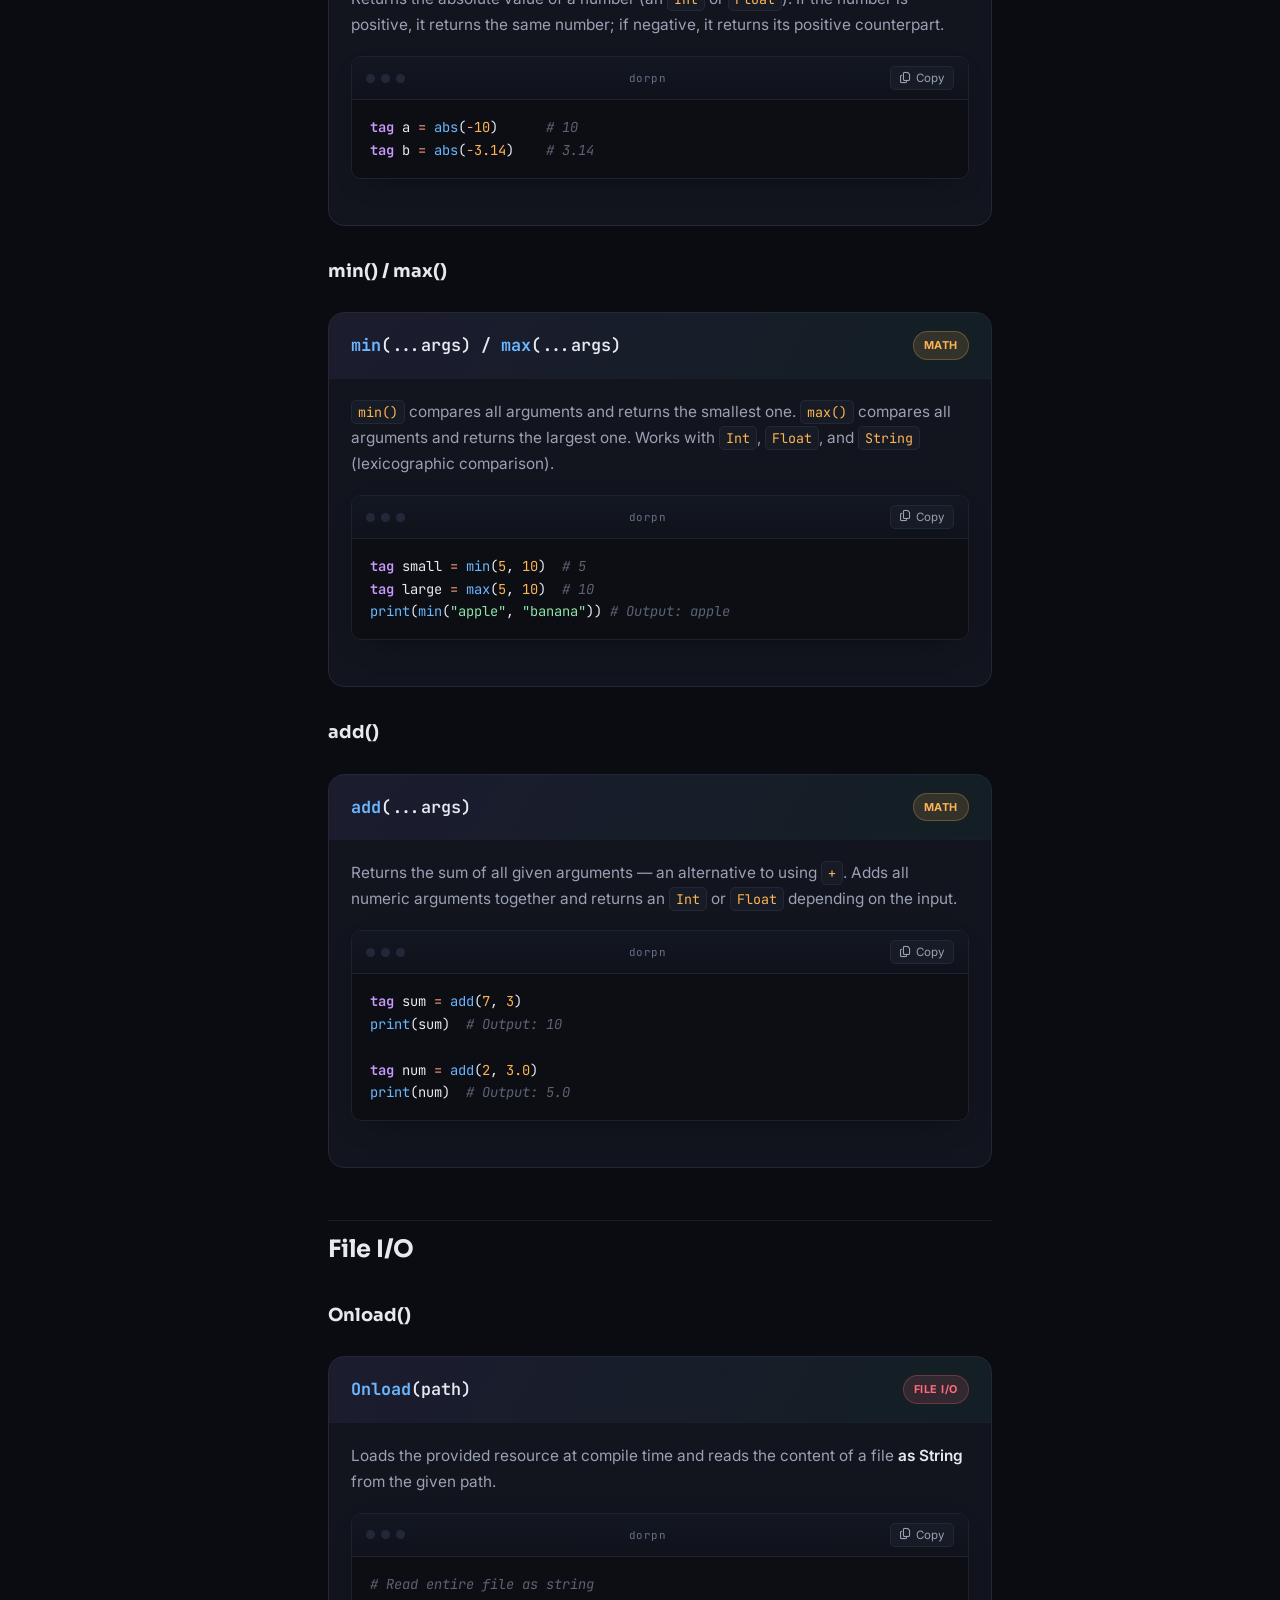
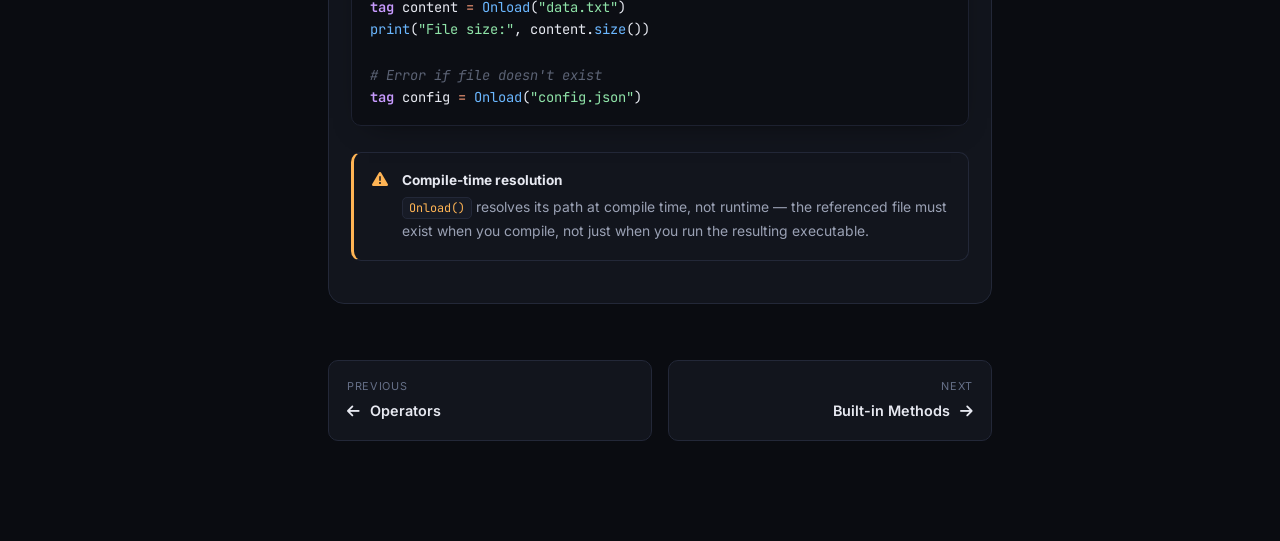
<file: docs/functions.html>
<!DOCTYPE html>
<html lang="en">

<head>
  <meta charset="UTF-8">
  <meta name="viewport" content="width=device-width, initial-scale=1.0">
  <title>Built-in Functions — Dorpn Docs</title>
  <meta name="description"
    content="Dorpn built-in functions: print, ask, type, abs, min, max, add, and Onload — complete API reference with examples.">
  <link rel="icon" href="../dpn-file-light.png" type="image/png">
  <link rel="stylesheet" href="https://cdn.jsdelivr.net/npm/@fortawesome/fontawesome-free@6.5.1/css/all.min.css">
  <link rel="stylesheet" href="../css/style.css">
</head>

<body>
  <div class="bg-noise"></div>

  <header class="topnav">
    <button class="menu-toggle" aria-label="Toggle navigation"><i class="fa-solid fa-bars"></i></button>
    <a href="../index.html" class="brand"><span class="brand-mark"><img src="../dpn-file-light.png" alt="logo"></span>
      Dorpn <span class="brand-version">v0.4.1</span></a>
    <nav class="topnav-links">
      <a href="../index.html">Home</a>
      <a href="quickstart.html" class="active">Docs</a>
      <a href="functions.html" class="active">API Reference</a>
      <a href="faq.html">FAQ</a>
    </nav>
    <div class="nav-spacer"></div>
    <div class="nav-search">
      <i class="fa-solid fa-magnifying-glass"></i>
      <input type="text" id="doc-search-input" placeholder="Search docs..." autocomplete="off">
      <kbd>/</kbd>
      <div class="search-results" id="doc-search-results"></div>
    </div>
    <a class="btn-github" href="https://github.com/Dorpn-hub/Dorpn" target="_blank" rel="noopener"><i
        class="fa-brands fa-github"></i> GitHub</a>
  </header>
  <div class="sidebar-overlay"></div>

  <div class="docs-shell">
    <aside class="sidebar">
      <div class="side-group">
        <div class="side-group-title">Getting Started</div>
        <a class="side-link" href="quickstart.html"><i class="fa-solid fa-rocket"></i> Quickstart Guide</a>
      </div>
      <div class="side-group">
        <div class="side-group-title">Language Guide</div>
        <a class="side-link" href="variables.html"><i class="fa-solid fa-tag"></i> Variables &amp; Scope</a>
        <a class="side-link" href="types.html"><i class="fa-solid fa-shapes"></i> Type System</a>
        <a class="side-link" href="operators.html"><i class="fa-solid fa-calculator"></i> Operators</a>
      </div>
      <div class="side-group">
        <div class="side-group-title">API Reference</div>
        <a class="side-link active" href="functions.html"><i class="fa-solid fa-cube"></i> Built-in Functions</a>
        <a class="side-link" href="methods.html"><i class="fa-solid fa-puzzle-piece"></i> Built-in Methods</a>
      </div>
      <div class="side-group">
        <div class="side-group-title">Help</div>
        <a class="side-link" href="changelog.html"><i class="fa-solid fa-clock-rotate-left"></i> Changelog</a>
        <a class="side-link" href="faq.html"><i class="fa-solid fa-circle-question"></i> FAQ</a>
        <a class="side-link" href="https://github.com/Dorpn-hub/Dorpn/releases" target="_blank" rel="noopener"><i
            class="fa-solid fa-download"></i> Releases</a>
      </div>
    </aside>

    <div class="content-col">
      <article>
        <span class="doc-eyebrow"><i class="fa-solid fa-cube"></i> API Reference</span>
        <h1>Built-in Functions</h1>
        <p class="lead">The complete set of globally available functions in Dorpn — for I/O, type inspection, and math.
        </p>

        <h2 id="print">print(exp)</h2>
        <div class="ref-card">
          <div class="ref-card-head">
            <span class="ref-sig"><span class="tok-fn">print</span>(exp)</span>
            <span class="ref-badge fn">Function</span>
          </div>
          <div class="ref-body">
            <p>The <code>print</code> built-in is used to display output to the console. It is one of the most commonly
              used functions in the language and is typically the first step in learning how to interact with programs.
            </p>
            <div class="code-block">
              <div class="code-head">
                <div class="dots"><span></span><span></span><span></span></div><span
                  class="lang-tag">dorpn</span><button class="copy-btn"><i class="fa-regular fa-copy"></i> Copy</button>
              </div>
              <pre><code class="lang-dorpn"># Single value
print("Hello")

# Multiple values (space-separated)
print("Value:", x, "Result:", result)</code></pre>
            </div>
          </div>
        </div>

        <h2 id="printout">printOut(exp) <span class="tag-new-inline">v0.4.0+</span></h2>
        <div class="ref-card">
          <div class="ref-card-head">
            <span class="ref-sig"><span class="tok-fn">printOut</span>(exp)</span>
            <span class="ref-badge fn">Function</span>
          </div>
          <div class="ref-body">
            <p>Same as <code>print</code>, but writes output <strong>without a trailing newline</strong>. Useful for
              building output across multiple calls on a single line — progress indicators, prompts, or manually
              controlled formatting.</p>
            <div class="code-block">
              <div class="code-head">
                <div class="dots"><span></span><span></span><span></span></div><span
                  class="lang-tag">dorpn</span><button class="copy-btn"><i class="fa-regular fa-copy"></i> Copy</button>
              </div>
              <pre><code class="lang-dorpn">printOut("Loading")
printOut(".")
printOut(".")
printOut(".")
print(" done")   # print() still adds the newline at the end
# Output: Loading... done</code></pre>
            </div>
            <ul class="param-list">
              <li><span class="param-name">exp</span><span class="param-desc">One or more values to write — same
                  argument rules as <code>print</code>.</span></li>
            </ul>
          </div>
        </div>

        <h2 id="ask">ask()</h2>
        <div class="ref-card">
          <div class="ref-card-head">
            <span class="ref-sig"><span class="tok-fn">ask</span>(prompt)</span>
            <span class="ref-badge fn">Function</span>
          </div>
          <div class="ref-body">
            <p>The <code>ask</code> built-in is used to receive input from the user during program execution. It pauses
              the program until the user provides a response, then returns that response as a <code>String</code>.</p>
            <div class="code-block">
              <div class="code-head">
                <div class="dots"><span></span><span></span><span></span></div><span
                  class="lang-tag">dorpn</span><button class="copy-btn"><i class="fa-regular fa-copy"></i> Copy</button>
              </div>
              <pre><code class="lang-dorpn"># Without prompt
tag name = ask()

# With prompt
tag age = ask("Enter your age: ")

# Always returns String
tag input = ask("Say something: ")
print("You said:", input)</code></pre>
            </div>
            <ul class="param-list">
              <li><span class="param-name">prompt</span><span class="param-desc">(optional) A string message displayed
                  to the user before waiting for input. If omitted, the program simply waits for input.</span></li>
            </ul>
            <div class="callout warn">
              <i class="fa-solid fa-triangle-exclamation"></i>
              <div>
                <div class="callout-title">Strict prompt type (v0.4.1+)</div>
                <div class="callout-body"><code>ask()</code> now requires its prompt argument to be a
                  <code>String</code>. Passing an <code>Int</code>, <code>Bool</code>, or any other type raises a
                  Semantic Error instead of silently compiling into broken C output.
                </div>
              </div>
            </div>
          </div>
        </div>

        <h2 id="type">type()</h2>
        <div class="ref-card">
          <div class="ref-card-head">
            <span class="ref-sig"><span class="tok-fn">type</span>(value)</span>
            <span class="ref-badge fn">Function</span>
          </div>
          <div class="ref-body">
            <p>The <code>type</code> built-in is used to determine the data type of a value or variable at runtime. It
              is especially useful when working with user input (from <code>ask</code>) or dynamic values, where the
              type may not be immediately obvious.</p>
            <div class="code-block">
              <div class="code-head">
                <div class="dots"><span></span><span></span><span></span></div><span
                  class="lang-tag">dorpn</span><button class="copy-btn"><i class="fa-regular fa-copy"></i> Copy</button>
              </div>
              <pre><code class="lang-dorpn">print(type(42))      # "Int"
print(type(3.14))    # "Float"
print(type("text"))  # "String"
print(type(true))    # "Bool"

# Useful for debugging
tag value = 100
print("Type of value is:", type(value))</code></pre>
            </div>
          </div>
        </div>

        <h2 id="math">Mathematical Functions</h2>

        <h3 id="abs">abs()</h3>
        <div class="ref-card">
          <div class="ref-card-head">
            <span class="ref-sig"><span class="tok-fn">abs</span>(number)</span>
            <span class="ref-badge math">Math</span>
          </div>
          <div class="ref-body">
            <p>Returns the absolute value of a number (an <code>Int</code> or <code>Float</code>). If the number is
              positive, it returns the same number; if negative, it returns its positive counterpart.</p>
            <div class="code-block">
              <div class="code-head">
                <div class="dots"><span></span><span></span><span></span></div><span
                  class="lang-tag">dorpn</span><button class="copy-btn"><i class="fa-regular fa-copy"></i> Copy</button>
              </div>
              <pre><code class="lang-dorpn">tag a = abs(-10)      # 10
tag b = abs(-3.14)    # 3.14</code></pre>
            </div>
          </div>
        </div>

        <h3 id="minmax">min() / max()</h3>
        <div class="ref-card">
          <div class="ref-card-head">
            <span class="ref-sig"><span class="tok-fn">min</span>(...args) / <span
                class="tok-fn">max</span>(...args)</span>
            <span class="ref-badge math">Math</span>
          </div>
          <div class="ref-body">
            <p><code>min()</code> compares all arguments and returns the smallest one. <code>max()</code> compares all
              arguments and returns the largest one. Works with <code>Int</code>, <code>Float</code>, and
              <code>String</code> (lexicographic comparison).
            </p>
            <div class="code-block">
              <div class="code-head">
                <div class="dots"><span></span><span></span><span></span></div><span
                  class="lang-tag">dorpn</span><button class="copy-btn"><i class="fa-regular fa-copy"></i> Copy</button>
              </div>
              <pre><code class="lang-dorpn">tag small = min(5, 10)  # 5
tag large = max(5, 10)  # 10
print(min("apple", "banana")) # Output: apple</code></pre>
            </div>
          </div>
        </div>

        <h3 id="add">add()</h3>
        <div class="ref-card">
          <div class="ref-card-head">
            <span class="ref-sig"><span class="tok-fn">add</span>(...args)</span>
            <span class="ref-badge math">Math</span>
          </div>
          <div class="ref-body">
            <p>Returns the sum of all given arguments — an alternative to using <code>+</code>. Adds all numeric
              arguments together and returns an <code>Int</code> or <code>Float</code> depending on the input.</p>
            <div class="code-block">
              <div class="code-head">
                <div class="dots"><span></span><span></span><span></span></div><span
                  class="lang-tag">dorpn</span><button class="copy-btn"><i class="fa-regular fa-copy"></i> Copy</button>
              </div>
              <pre><code class="lang-dorpn">tag sum = add(7, 3)
print(sum)  # Output: 10

tag num = add(2, 3.0)
print(num)  # Output: 5.0</code></pre>
            </div>
          </div>
        </div>

        <h2 id="io">File I/O</h2>

        <h3 id="onload">Onload()</h3>
        <div class="ref-card">
          <div class="ref-card-head">
            <span class="ref-sig"><span class="tok-fn">Onload</span>(path)</span>
            <span class="ref-badge io">File I/O</span>
          </div>
          <div class="ref-body">
            <p>Loads the provided resource at compile time and reads the content of a file <strong>as String</strong>
              from the given path.</p>
            <div class="code-block">
              <div class="code-head">
                <div class="dots"><span></span><span></span><span></span></div><span
                  class="lang-tag">dorpn</span><button class="copy-btn"><i class="fa-regular fa-copy"></i> Copy</button>
              </div>
              <pre><code class="lang-dorpn"># Read entire file as string
tag content = Onload("data.txt")
print("File size:", content.size())

# Error if file doesn't exist
tag config = Onload("config.json")</code></pre>
            </div>
            <div class="callout warn">
              <i class="fa-solid fa-triangle-exclamation"></i>
              <div>
                <div class="callout-title">Compile-time resolution</div>
                <div class="callout-body"><code>Onload()</code> resolves its path at compile time, not runtime — the
                  referenced file must exist when you compile, not just when you run the resulting executable.</div>
              </div>
            </div>
          </div>
        </div>

        <div class="doc-pagination">
          <a class="page-link prev" href="operators.html">
            <div class="pl-label">Previous</div>
            <div class="pl-title"><i class="fa-solid fa-arrow-left"></i> Operators</div>
          </a>
          <a class="page-link next" href="methods.html">
            <div class="pl-label">Next</div>
            <div class="pl-title">Built-in Methods <i class="fa-solid fa-arrow-right"></i></div>
          </a>
        </div>
      </article>
    </div>

    <aside class="toc">
      <div class="toc-title">On this page</div>
      <ul class="toc-list">
        <li><a href="#print">print()</a></li>
        <li><a href="#printout">printOut()</a></li>
        <li><a href="#ask">ask()</a></li>
        <li><a href="#type">type()</a></li>
        <li><a href="#math">Math Functions</a></li>
        <li><a href="#abs">abs()</a></li>
        <li><a href="#minmax">min() / max()</a></li>
        <li><a href="#add">add()</a></li>
        <li><a href="#io">File I/O</a></li>
        <li><a href="#onload">Onload()</a></li>
      </ul>
    </aside>
  </div>

  <script src="../js/search-index.js"></script>
  <script src="../js/highlight.js"></script>
  <script src="../js/main.js"></script>
</body>

</html>
</file>
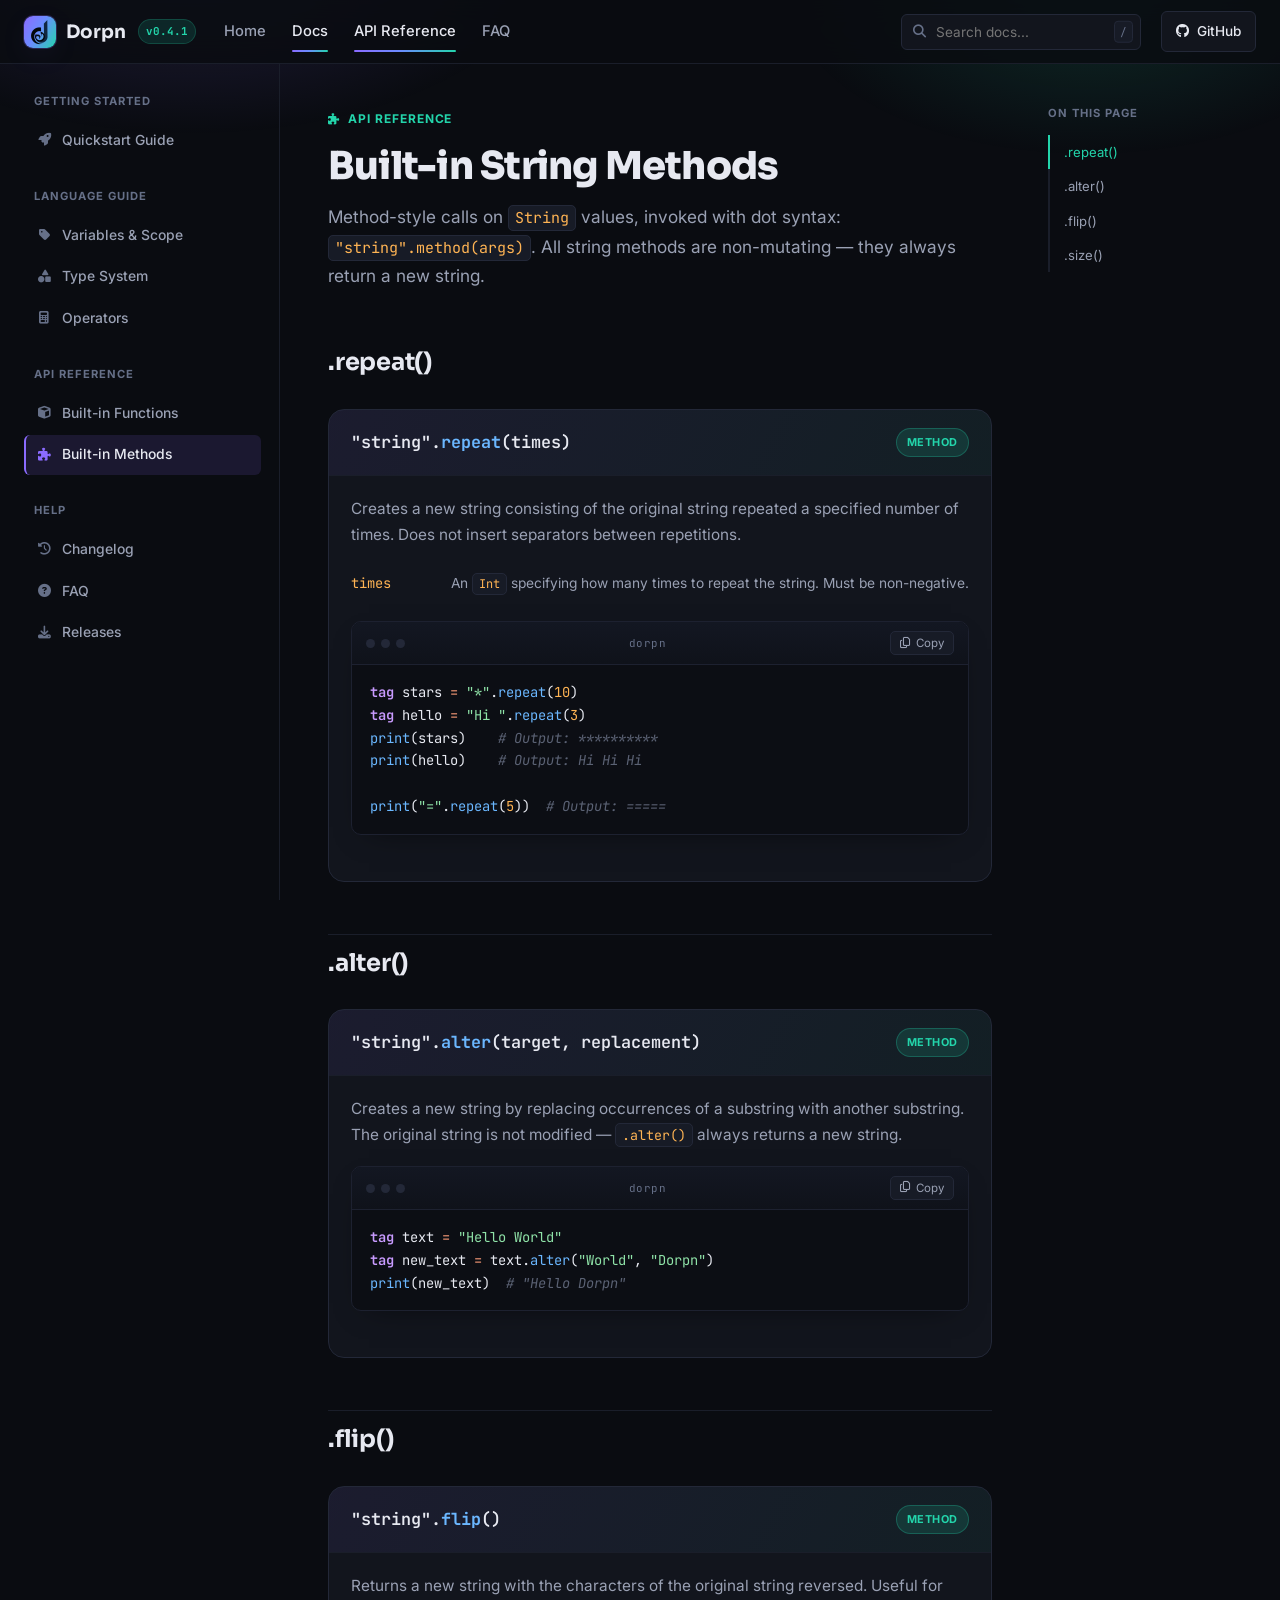
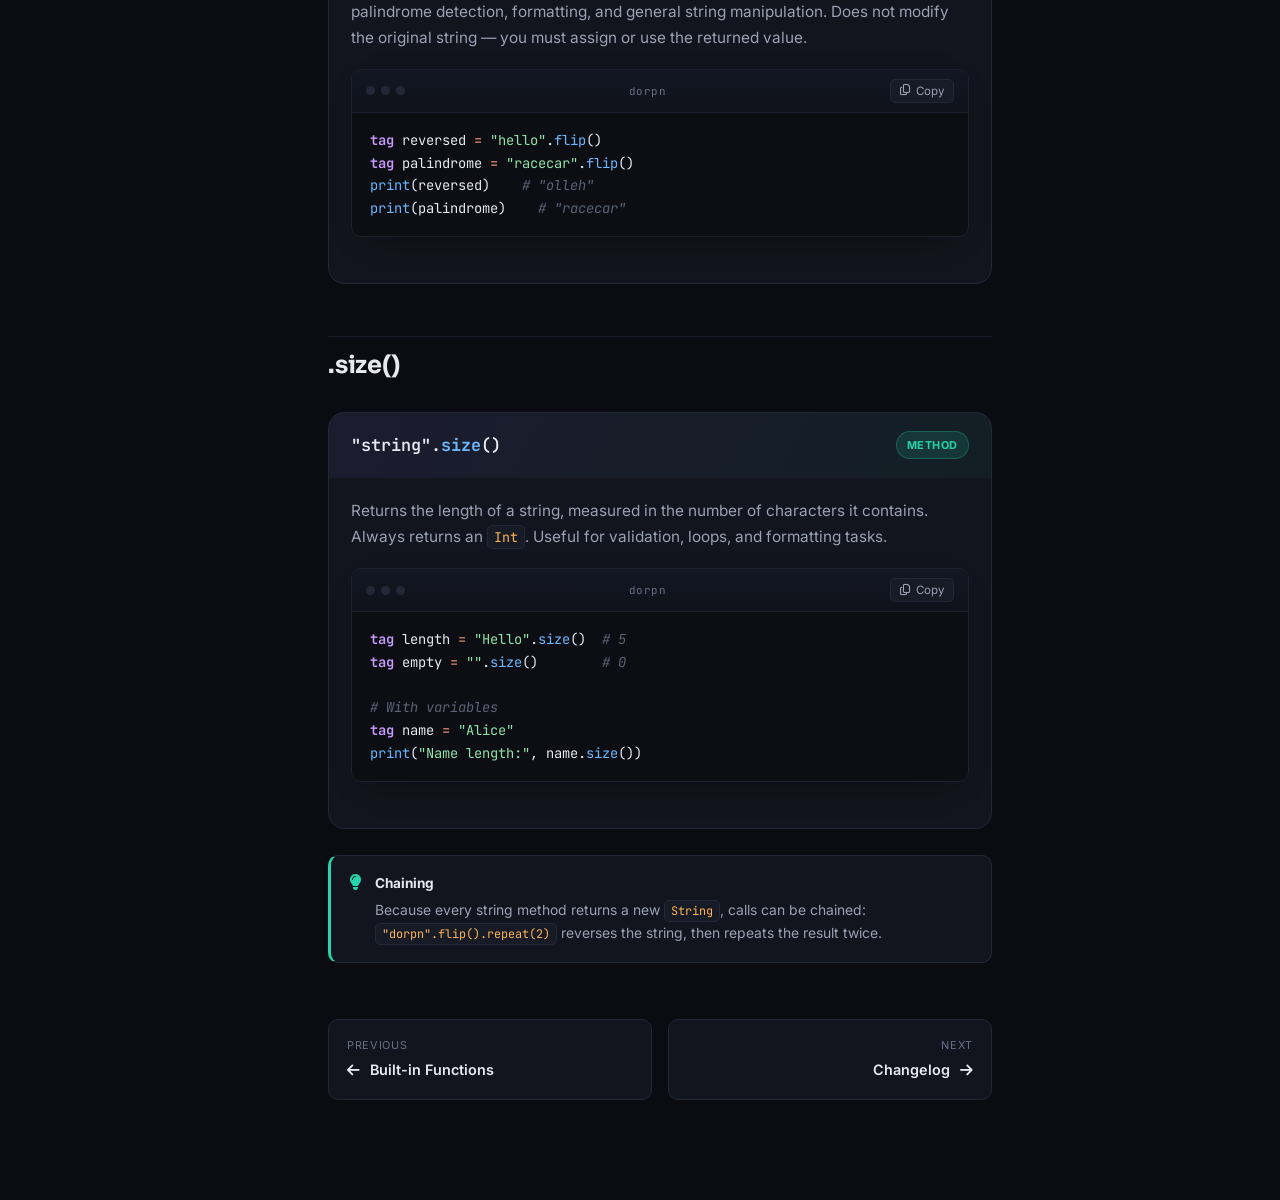
<file: docs/methods.html>
<!DOCTYPE html>
<html lang="en">

<head>
  <meta charset="UTF-8">
  <meta name="viewport" content="width=device-width, initial-scale=1.0">
  <title>Built-in Methods — Dorpn Docs</title>
  <meta name="description"
    content="Dorpn built-in string methods: .repeat(), .alter(), .flip(), .size() — complete API reference with examples.">
  <link rel="icon" href="../dpn-file-light.png" type="image/png">
  <link rel="stylesheet" href="https://cdn.jsdelivr.net/npm/@fortawesome/fontawesome-free@6.5.1/css/all.min.css">
  <link rel="stylesheet" href="../css/style.css">
</head>

<body>
  <div class="bg-noise"></div>

  <header class="topnav">
    <button class="menu-toggle" aria-label="Toggle navigation"><i class="fa-solid fa-bars"></i></button>
    <a href="../index.html" class="brand"><span class="brand-mark"><img src="../dpn-file-light.png" alt="logo"></span>
      Dorpn <span class="brand-version">v0.4.1</span></a>
    <nav class="topnav-links">
      <a href="../index.html">Home</a>
      <a href="quickstart.html" class="active">Docs</a>
      <a href="functions.html" class="active">API Reference</a>
      <a href="faq.html">FAQ</a>
    </nav>
    <div class="nav-spacer"></div>
    <div class="nav-search">
      <i class="fa-solid fa-magnifying-glass"></i>
      <input type="text" id="doc-search-input" placeholder="Search docs..." autocomplete="off">
      <kbd>/</kbd>
      <div class="search-results" id="doc-search-results"></div>
    </div>
    <a class="btn-github" href="https://github.com/Dorpn-hub/Dorpn" target="_blank" rel="noopener"><i
        class="fa-brands fa-github"></i> GitHub</a>
  </header>
  <div class="sidebar-overlay"></div>

  <div class="docs-shell">
    <aside class="sidebar">
      <div class="side-group">
        <div class="side-group-title">Getting Started</div>
        <a class="side-link" href="quickstart.html"><i class="fa-solid fa-rocket"></i> Quickstart Guide</a>
      </div>
      <div class="side-group">
        <div class="side-group-title">Language Guide</div>
        <a class="side-link" href="variables.html"><i class="fa-solid fa-tag"></i> Variables &amp; Scope</a>
        <a class="side-link" href="types.html"><i class="fa-solid fa-shapes"></i> Type System</a>
        <a class="side-link" href="operators.html"><i class="fa-solid fa-calculator"></i> Operators</a>
      </div>
      <div class="side-group">
        <div class="side-group-title">API Reference</div>
        <a class="side-link" href="functions.html"><i class="fa-solid fa-cube"></i> Built-in Functions</a>
        <a class="side-link active" href="methods.html"><i class="fa-solid fa-puzzle-piece"></i> Built-in Methods</a>
      </div>
      <div class="side-group">
        <div class="side-group-title">Help</div>
        <a class="side-link" href="changelog.html"><i class="fa-solid fa-clock-rotate-left"></i> Changelog</a>
        <a class="side-link" href="faq.html"><i class="fa-solid fa-circle-question"></i> FAQ</a>
        <a class="side-link" href="https://github.com/Dorpn-hub/Dorpn/releases" target="_blank" rel="noopener"><i
            class="fa-solid fa-download"></i> Releases</a>
      </div>
    </aside>

    <div class="content-col">
      <article>
        <span class="doc-eyebrow"><i class="fa-solid fa-puzzle-piece"></i> API Reference</span>
        <h1>Built-in String Methods</h1>
        <p class="lead">Method-style calls on <code>String</code> values, invoked with dot syntax:
          <code>"string".method(args)</code>. All string methods are non-mutating — they always return a new string.
        </p>

        <h2 id="repeat">.repeat()</h2>
        <div class="ref-card">
          <div class="ref-card-head">
            <span class="ref-sig">"string".<span class="tok-fn">repeat</span>(times)</span>
            <span class="ref-badge method">Method</span>
          </div>
          <div class="ref-body">
            <p>Creates a new string consisting of the original string repeated a specified number of times. Does not
              insert separators between repetitions.</p>
            <ul class="param-list">
              <li><span class="param-name">times</span><span class="param-desc">An <code>Int</code> specifying how many
                  times to repeat the string. Must be non-negative.</span></li>
            </ul>
            <div class="code-block">
              <div class="code-head">
                <div class="dots"><span></span><span></span><span></span></div><span
                  class="lang-tag">dorpn</span><button class="copy-btn"><i class="fa-regular fa-copy"></i> Copy</button>
              </div>
              <pre><code class="lang-dorpn">tag stars = "*".repeat(10)
tag hello = "Hi ".repeat(3)
print(stars)    # Output: **********
print(hello)    # Output: Hi Hi Hi

print("=".repeat(5))  # Output: =====</code></pre>
            </div>
          </div>
        </div>

        <h2 id="alter">.alter()</h2>
        <div class="ref-card">
          <div class="ref-card-head">
            <span class="ref-sig">"string".<span class="tok-fn">alter</span>(target, replacement)</span>
            <span class="ref-badge method">Method</span>
          </div>
          <div class="ref-body">
            <p>Creates a new string by replacing occurrences of a substring with another substring. The original string
              is not modified — <code>.alter()</code> always returns a new string.</p>
            <div class="code-block">
              <div class="code-head">
                <div class="dots"><span></span><span></span><span></span></div><span
                  class="lang-tag">dorpn</span><button class="copy-btn"><i class="fa-regular fa-copy"></i> Copy</button>
              </div>
              <pre><code class="lang-dorpn">tag text = "Hello World"
tag new_text = text.alter("World", "Dorpn")
print(new_text)  # "Hello Dorpn"</code></pre>
            </div>
          </div>
        </div>

        <h2 id="flip">.flip()</h2>
        <div class="ref-card">
          <div class="ref-card-head">
            <span class="ref-sig">"string".<span class="tok-fn">flip</span>()</span>
            <span class="ref-badge method">Method</span>
          </div>
          <div class="ref-body">
            <p>Returns a new string with the characters of the original string reversed. Useful for palindrome
              detection, formatting, and general string manipulation. Does not modify the original string — you must
              assign or use the returned value.</p>
            <div class="code-block">
              <div class="code-head">
                <div class="dots"><span></span><span></span><span></span></div><span
                  class="lang-tag">dorpn</span><button class="copy-btn"><i class="fa-regular fa-copy"></i> Copy</button>
              </div>
              <pre><code class="lang-dorpn">tag reversed = "hello".flip()
tag palindrome = "racecar".flip()
print(reversed)    # "olleh"
print(palindrome)    # "racecar"</code></pre>
            </div>
          </div>
        </div>

        <h2 id="size">.size()</h2>
        <div class="ref-card">
          <div class="ref-card-head">
            <span class="ref-sig">"string".<span class="tok-fn">size</span>()</span>
            <span class="ref-badge method">Method</span>
          </div>
          <div class="ref-body">
            <p>Returns the length of a string, measured in the number of characters it contains. Always returns an
              <code>Int</code>. Useful for validation, loops, and formatting tasks.
            </p>
            <div class="code-block">
              <div class="code-head">
                <div class="dots"><span></span><span></span><span></span></div><span
                  class="lang-tag">dorpn</span><button class="copy-btn"><i class="fa-regular fa-copy"></i> Copy</button>
              </div>
              <pre><code class="lang-dorpn">tag length = "Hello".size()  # 5
tag empty = "".size()        # 0

# With variables
tag name = "Alice"
print("Name length:", name.size())</code></pre>
            </div>
          </div>
        </div>

        <div class="callout tip">
          <i class="fa-solid fa-lightbulb"></i>
          <div>
            <div class="callout-title">Chaining</div>
            <div class="callout-body">Because every string method returns a new <code>String</code>, calls can be
              chained: <code>"dorpn".flip().repeat(2)</code> reverses the string, then repeats the result twice.</div>
          </div>
        </div>

        <div class="doc-pagination">
          <a class="page-link prev" href="functions.html">
            <div class="pl-label">Previous</div>
            <div class="pl-title"><i class="fa-solid fa-arrow-left"></i> Built-in Functions</div>
          </a>
          <a class="page-link next" href="changelog.html">
            <div class="pl-label">Next</div>
            <div class="pl-title">Changelog <i class="fa-solid fa-arrow-right"></i></div>
          </a>
        </div>
      </article>
    </div>

    <aside class="toc">
      <div class="toc-title">On this page</div>
      <ul class="toc-list">
        <li><a href="#repeat">.repeat()</a></li>
        <li><a href="#alter">.alter()</a></li>
        <li><a href="#flip">.flip()</a></li>
        <li><a href="#size">.size()</a></li>
      </ul>
    </aside>
  </div>

  <script src="../js/search-index.js"></script>
  <script src="../js/highlight.js"></script>
  <script src="../js/main.js"></script>
</body>

</html>
</file>
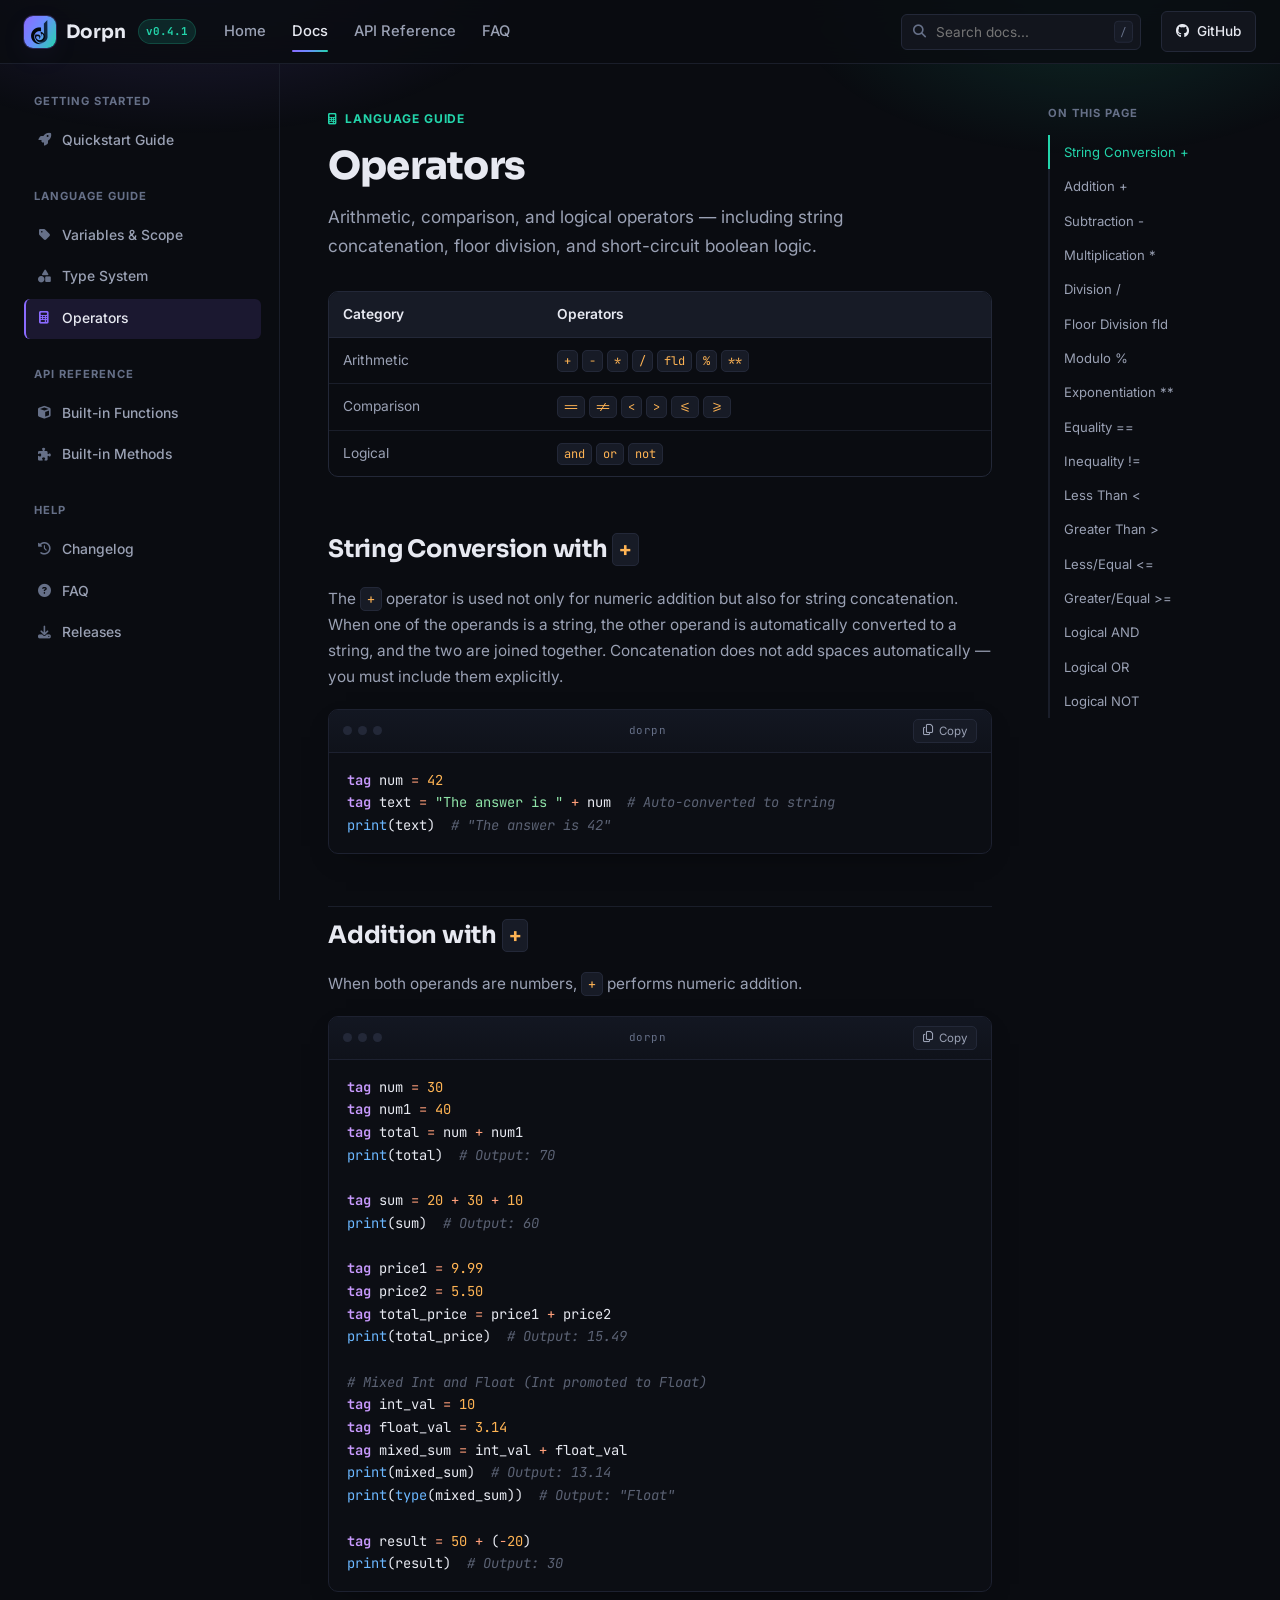
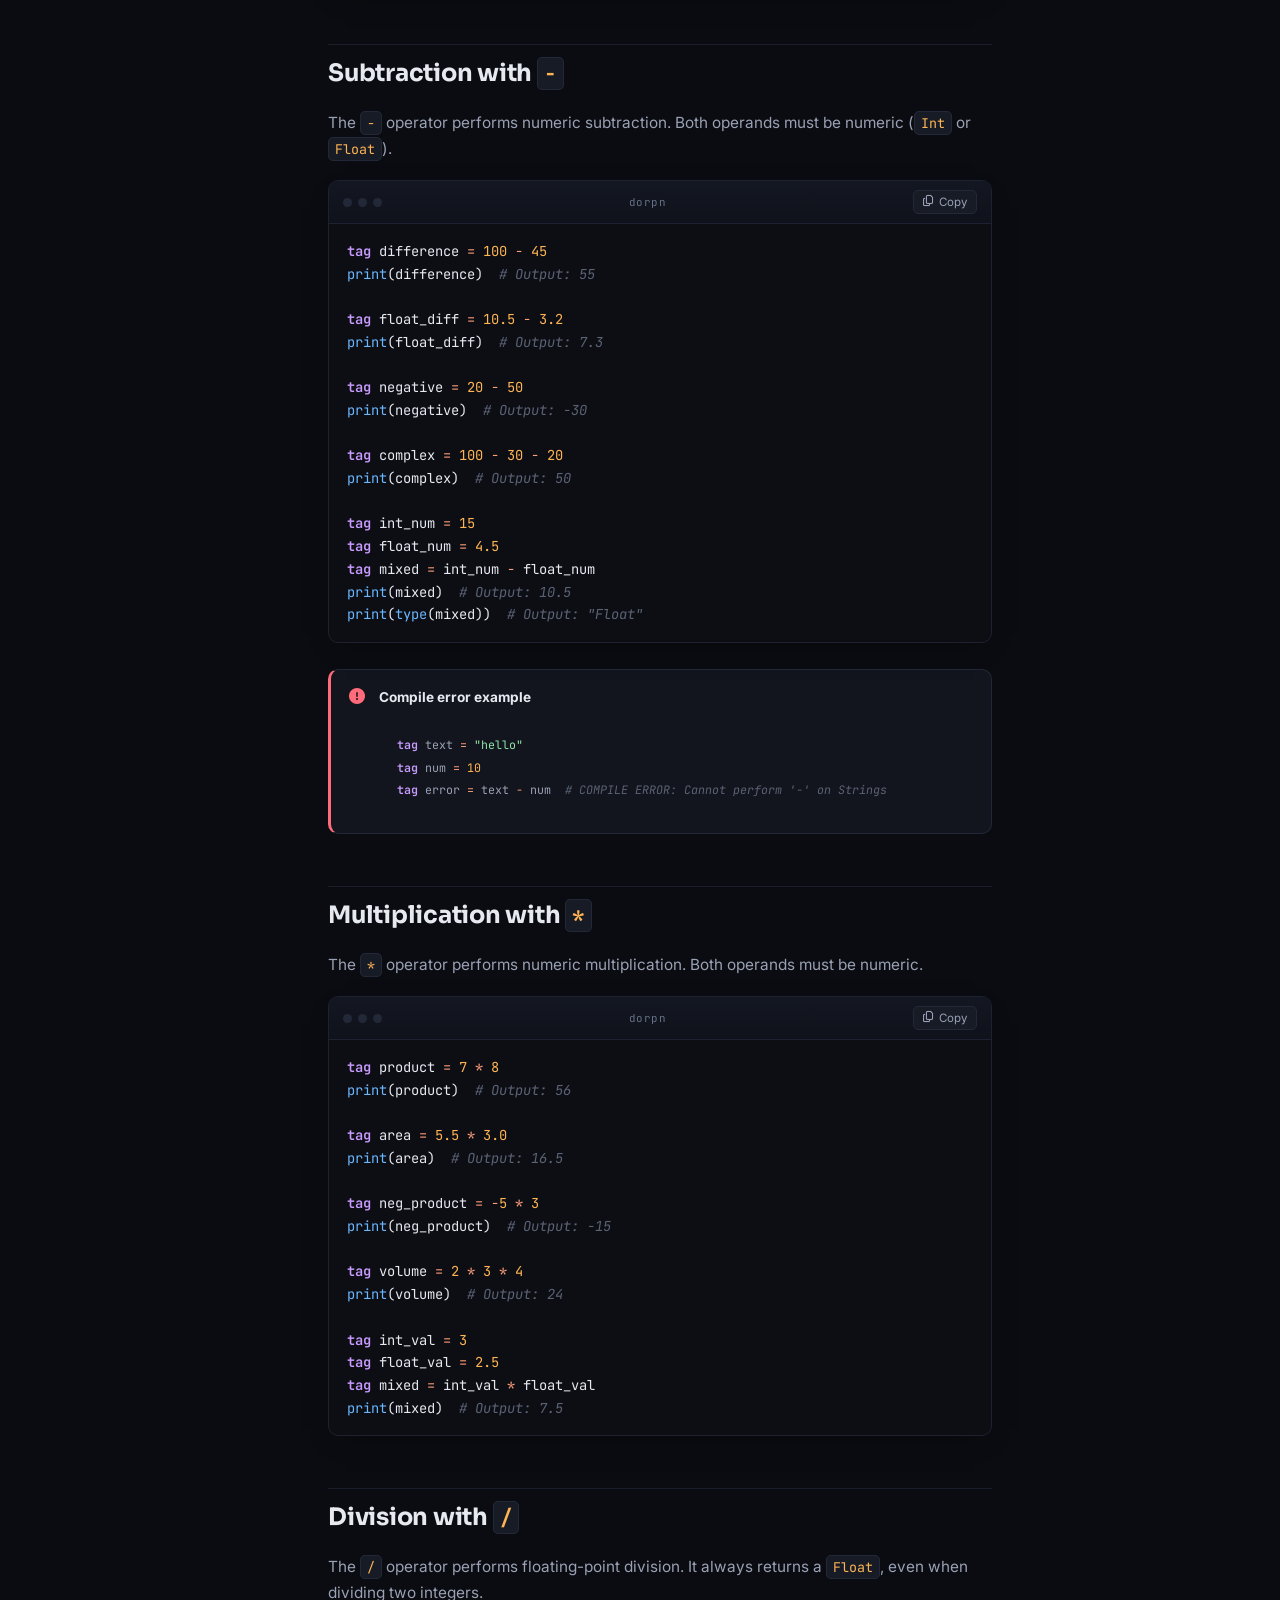
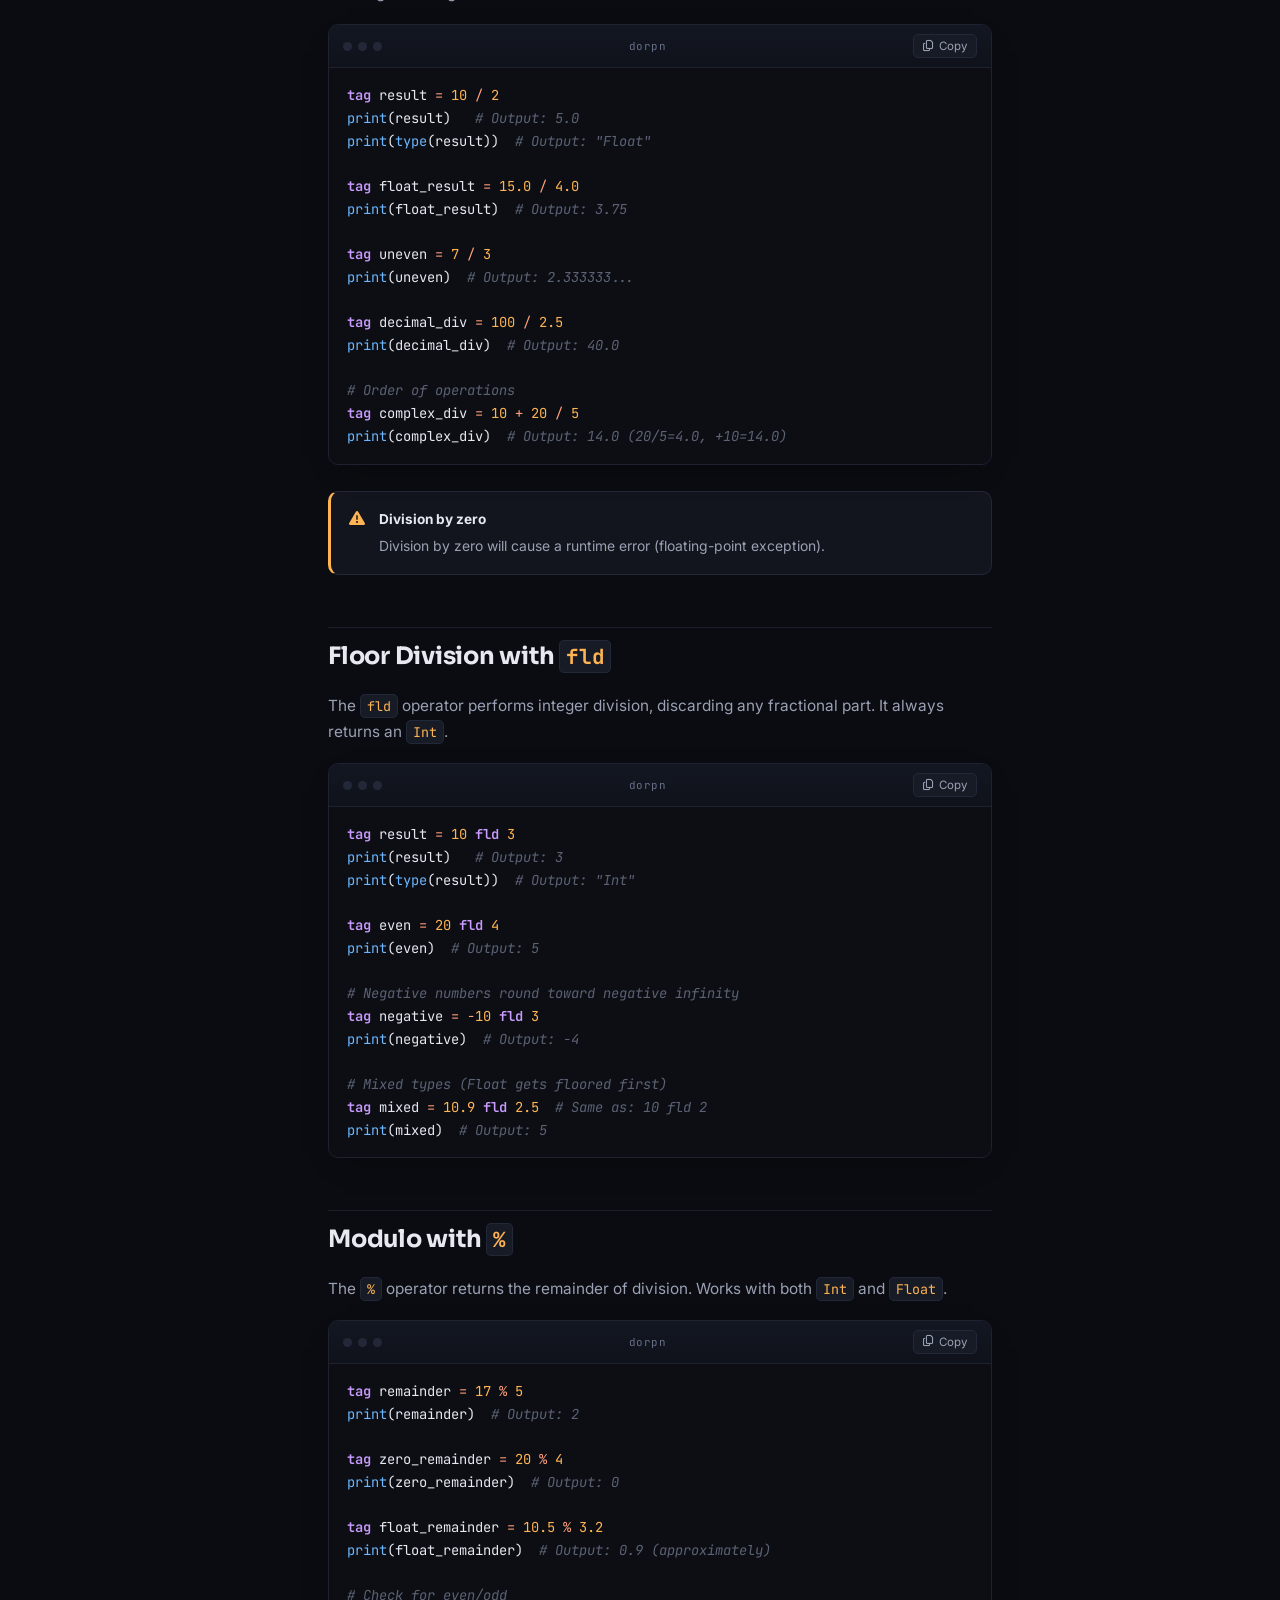
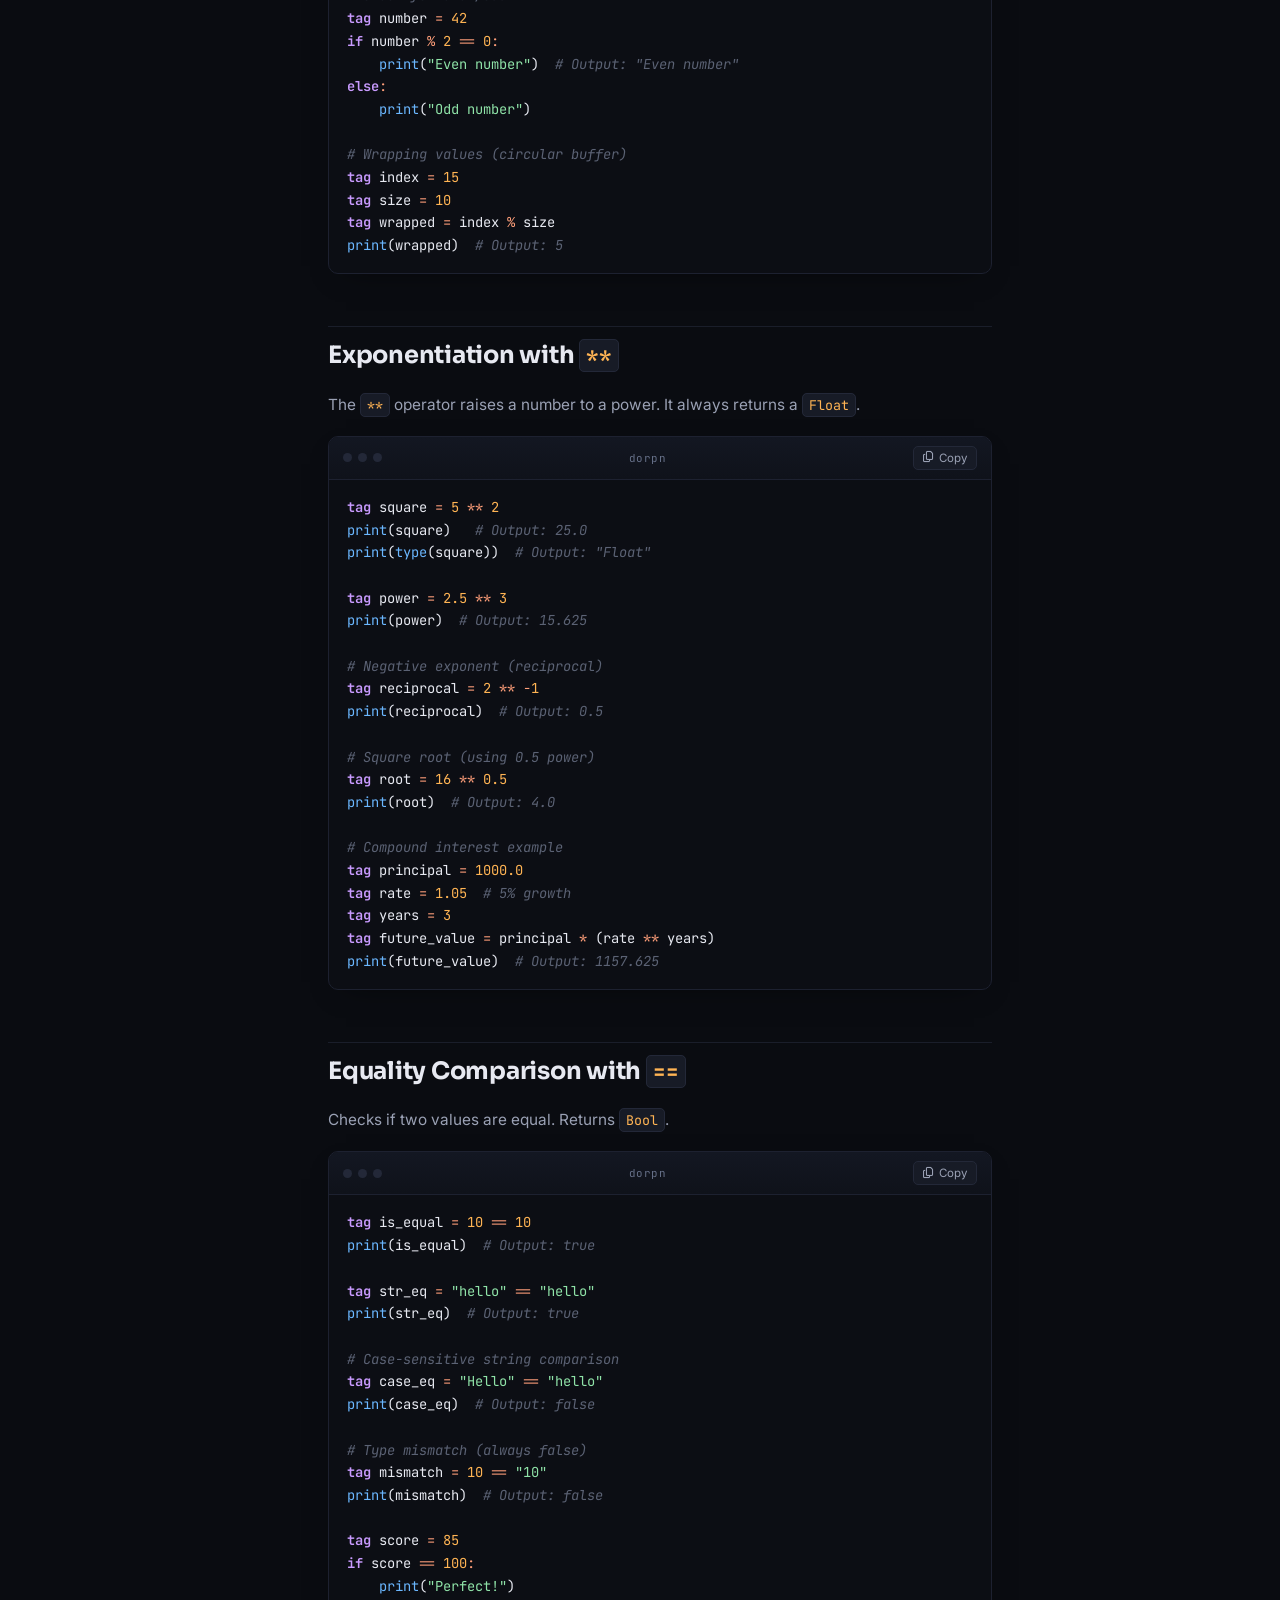
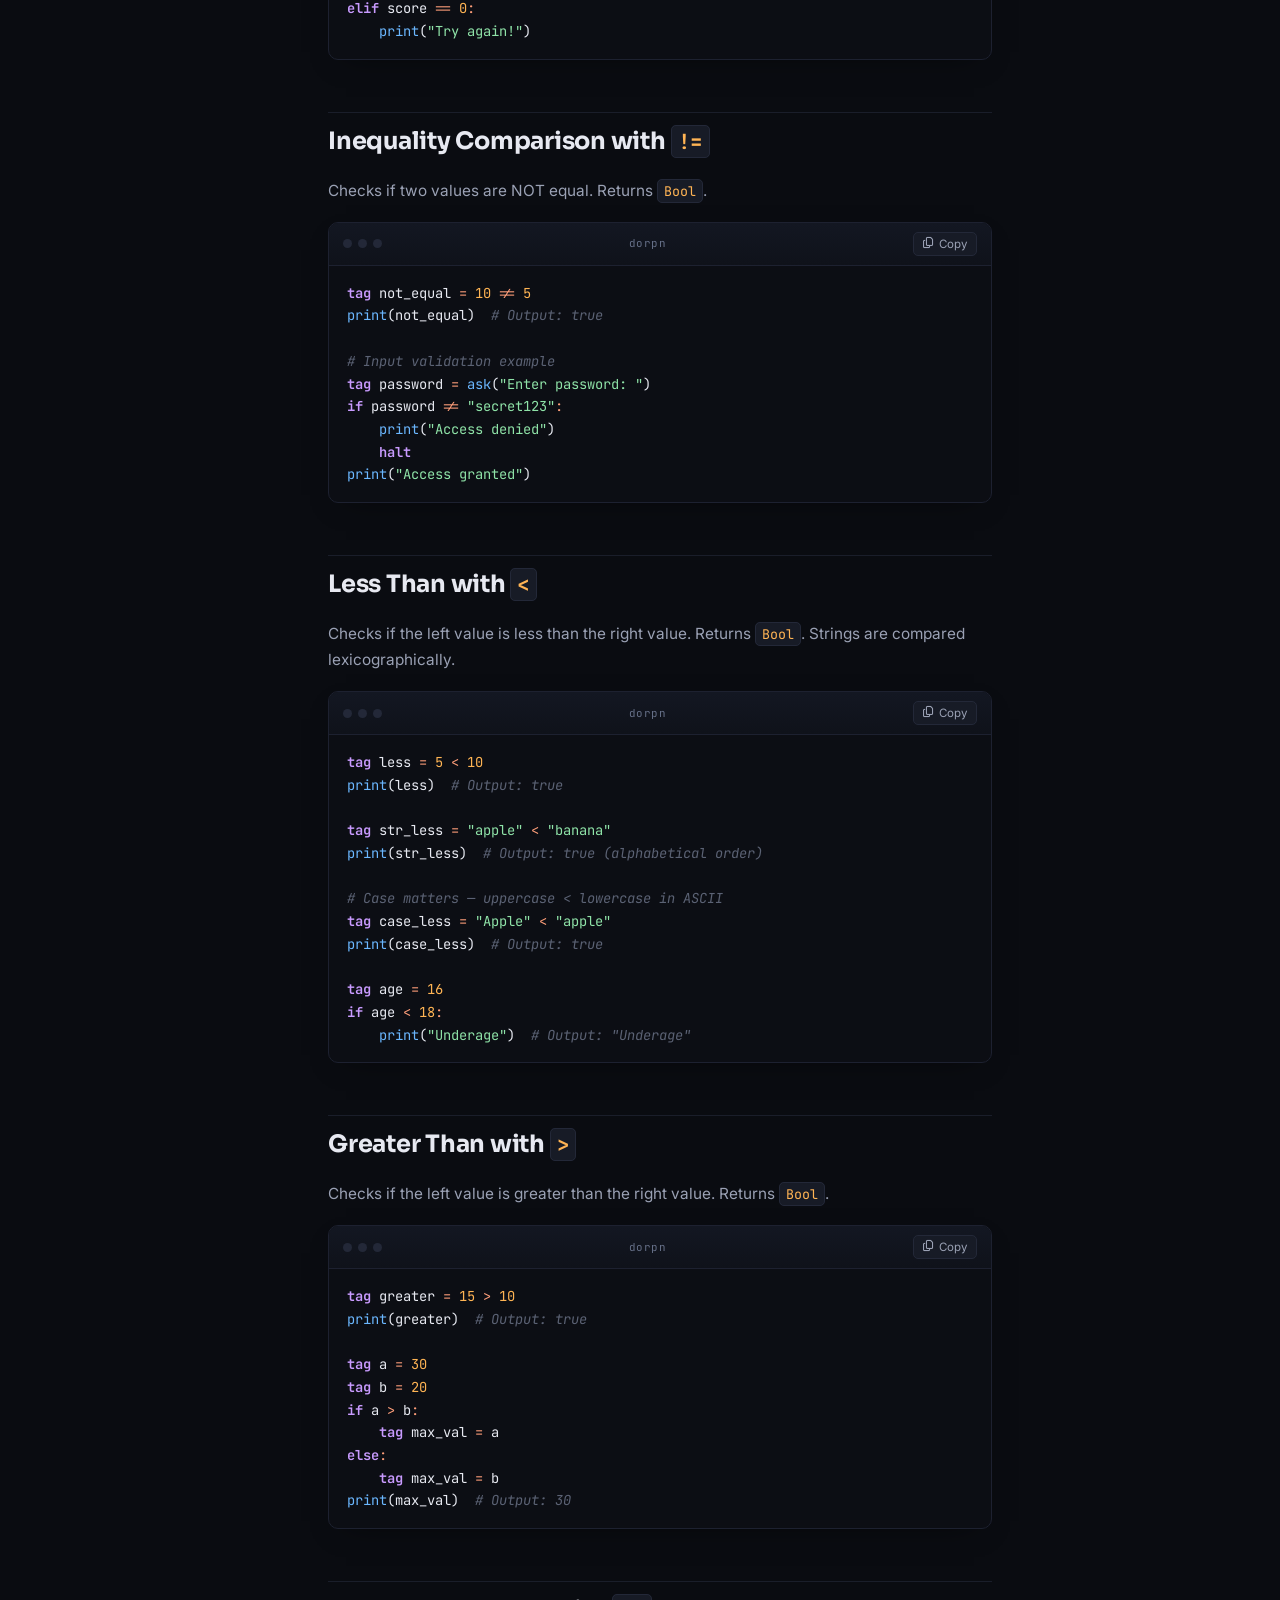
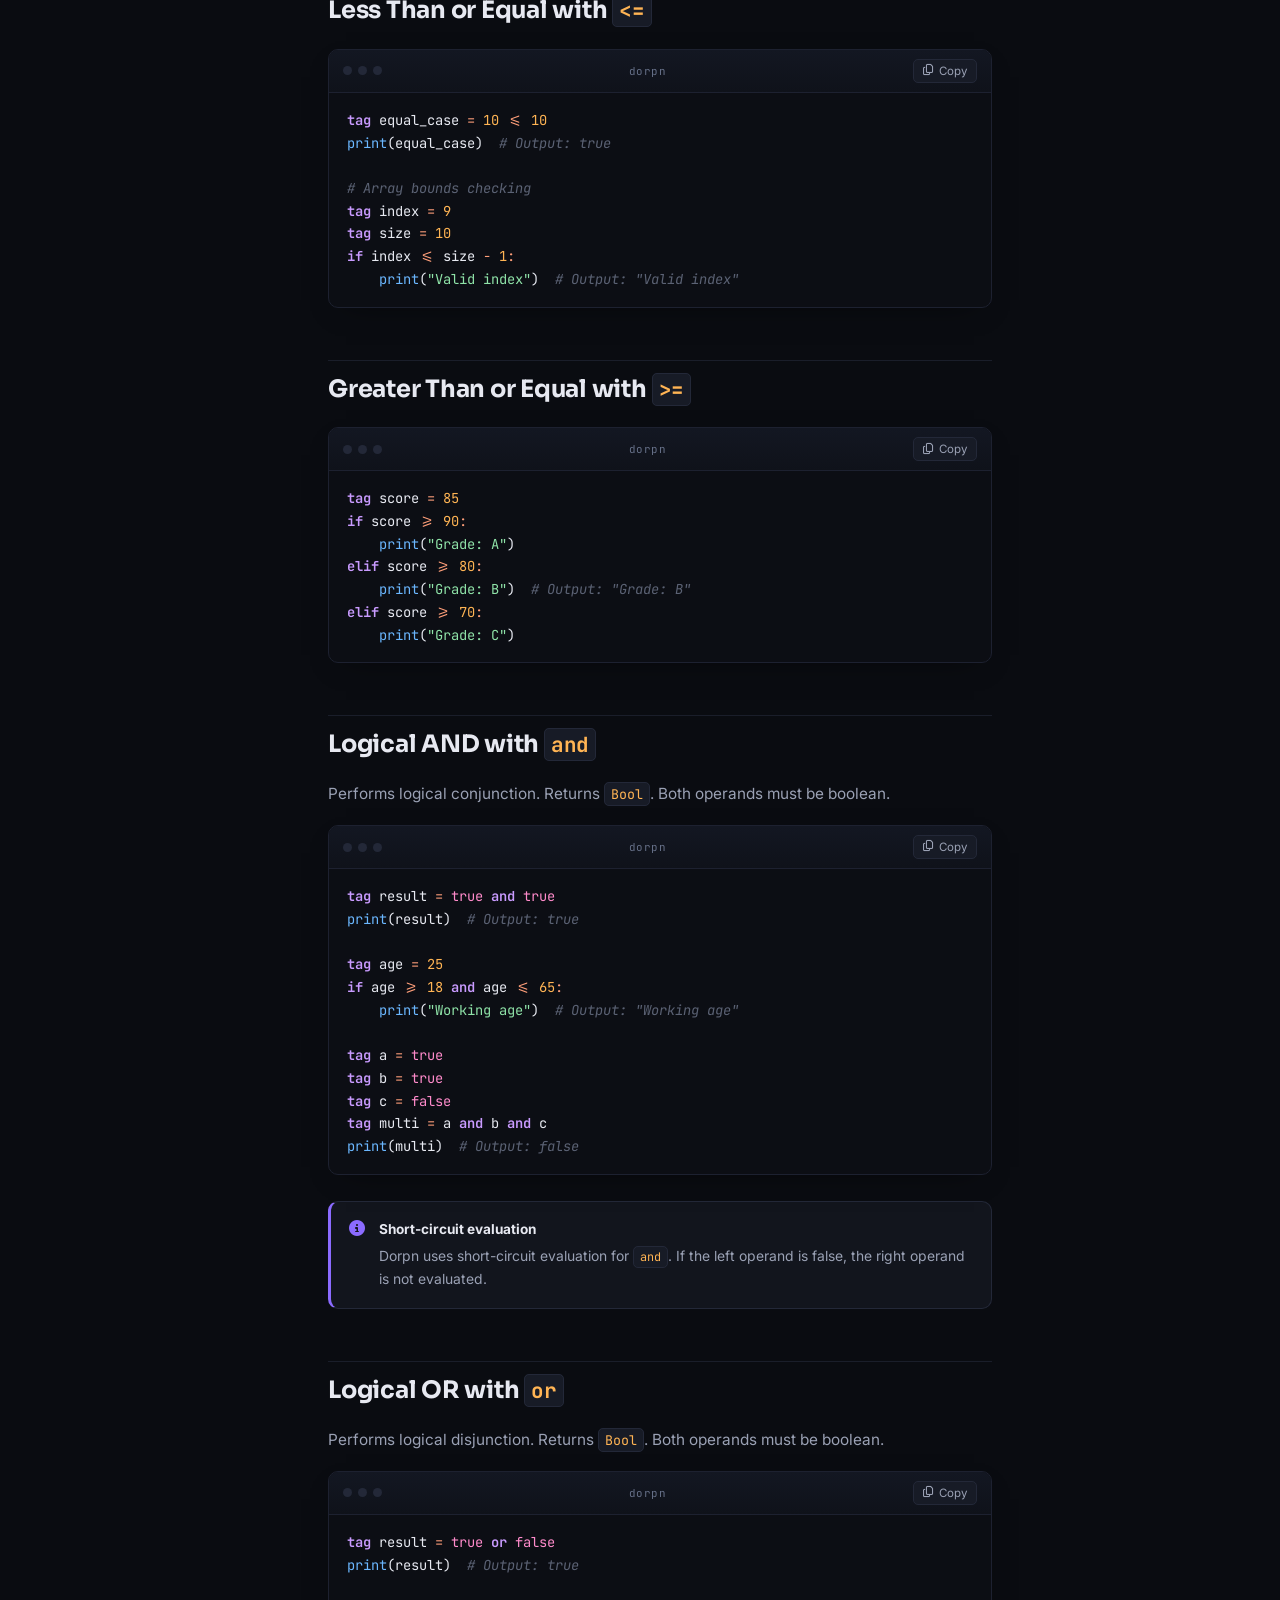
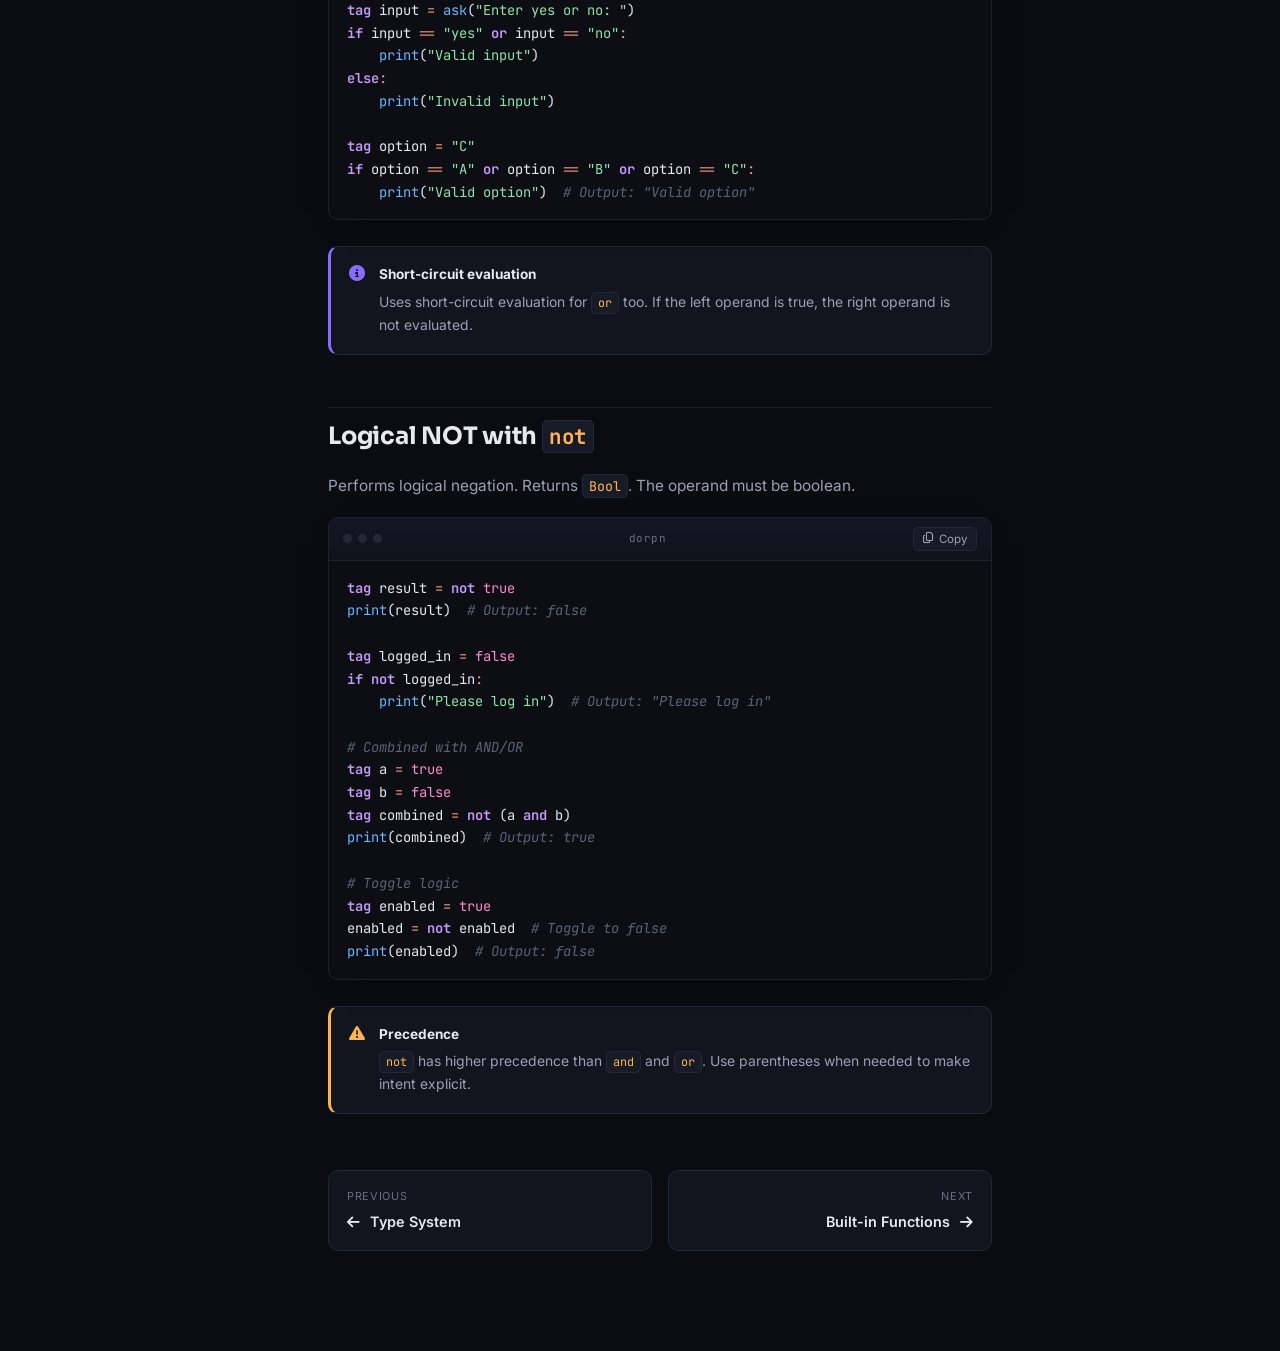
<file: docs/operators.html>
<!DOCTYPE html>
<html lang="en">

<head>
  <meta charset="UTF-8">
  <meta name="viewport" content="width=device-width, initial-scale=1.0">
  <title>Operators — Dorpn Docs</title>
  <meta name="description"
    content="Dorpn arithmetic, comparison and logical operators: +, -, *, /, fld, %, **, ==, !=, <, >, <=, >=, and, or, not.">
  <link rel="icon" href="../dpn-file-light.png" type="image/png">
  <link rel="stylesheet" href="https://cdn.jsdelivr.net/npm/@fortawesome/fontawesome-free@6.5.1/css/all.min.css">
  <link rel="stylesheet" href="../css/style.css">
</head>

<body>
  <div class="bg-noise"></div>

  <header class="topnav">
    <button class="menu-toggle" aria-label="Toggle navigation"><i class="fa-solid fa-bars"></i></button>
    <a href="../index.html" class="brand"><span class="brand-mark"><img src="../dpn-file-light.png" alt="logo"></span>
      Dorpn <span class="brand-version">v0.4.1</span></a>
    <nav class="topnav-links">
      <a href="../index.html">Home</a>
      <a href="quickstart.html" class="active">Docs</a>
      <a href="functions.html">API Reference</a>
      <a href="faq.html">FAQ</a>
    </nav>
    <div class="nav-spacer"></div>
    <div class="nav-search">
      <i class="fa-solid fa-magnifying-glass"></i>
      <input type="text" id="doc-search-input" placeholder="Search docs..." autocomplete="off">
      <kbd>/</kbd>
      <div class="search-results" id="doc-search-results"></div>
    </div>
    <a class="btn-github" href="https://github.com/Dorpn-hub/Dorpn" target="_blank" rel="noopener"><i
        class="fa-brands fa-github"></i> GitHub</a>
  </header>
  <div class="sidebar-overlay"></div>

  <div class="docs-shell">
    <aside class="sidebar">
      <div class="side-group">
        <div class="side-group-title">Getting Started</div>
        <a class="side-link" href="quickstart.html"><i class="fa-solid fa-rocket"></i> Quickstart Guide</a>
      </div>
      <div class="side-group">
        <div class="side-group-title">Language Guide</div>
        <a class="side-link" href="variables.html"><i class="fa-solid fa-tag"></i> Variables &amp; Scope</a>
        <a class="side-link" href="types.html"><i class="fa-solid fa-shapes"></i> Type System</a>
        <a class="side-link active" href="operators.html"><i class="fa-solid fa-calculator"></i> Operators</a>
      </div>
      <div class="side-group">
        <div class="side-group-title">API Reference</div>
        <a class="side-link" href="functions.html"><i class="fa-solid fa-cube"></i> Built-in Functions</a>
        <a class="side-link" href="methods.html"><i class="fa-solid fa-puzzle-piece"></i> Built-in Methods</a>
      </div>
      <div class="side-group">
        <div class="side-group-title">Help</div>
        <a class="side-link" href="changelog.html"><i class="fa-solid fa-clock-rotate-left"></i> Changelog</a>
        <a class="side-link" href="faq.html"><i class="fa-solid fa-circle-question"></i> FAQ</a>
        <a class="side-link" href="https://github.com/Dorpn-hub/Dorpn/releases" target="_blank" rel="noopener"><i
            class="fa-solid fa-download"></i> Releases</a>
      </div>
    </aside>

    <div class="content-col">
      <article>
        <span class="doc-eyebrow"><i class="fa-solid fa-calculator"></i> Language Guide</span>
        <h1>Operators</h1>
        <p class="lead">Arithmetic, comparison, and logical operators — including string concatenation, floor division,
          and short-circuit boolean logic.</p>

        <div class="table-wrap">
          <table class="doc-table">
            <thead>
              <tr>
                <th>Category</th>
                <th>Operators</th>
              </tr>
            </thead>
            <tbody>
              <tr>
                <td>Arithmetic</td>
                <td><code>+</code> <code>-</code> <code>*</code> <code>/</code> <code>fld</code> <code>%</code>
                  <code>**</code></td>
              </tr>
              <tr>
                <td>Comparison</td>
                <td><code>==</code> <code>!=</code> <code>&lt;</code> <code>&gt;</code> <code>&lt;=</code>
                  <code>&gt;=</code></td>
              </tr>
              <tr>
                <td>Logical</td>
                <td><code>and</code> <code>or</code> <code>not</code></td>
              </tr>
            </tbody>
          </table>
        </div>

        <h2 id="concat">String Conversion with <code>+</code></h2>
        <p>The <code>+</code> operator is used not only for numeric addition but also for string concatenation. When one
          of the operands is a string, the other operand is automatically converted to a string, and the two are joined
          together. Concatenation does not add spaces automatically — you must include them explicitly.</p>
        <div class="code-block">
          <div class="code-head">
            <div class="dots"><span></span><span></span><span></span></div><span class="lang-tag">dorpn</span><button
              class="copy-btn"><i class="fa-regular fa-copy"></i> Copy</button>
          </div>
          <pre><code class="lang-dorpn">tag num = 42
tag text = "The answer is " + num  # Auto-converted to string
print(text)  # "The answer is 42"</code></pre>
        </div>

        <h2 id="add">Addition with <code>+</code></h2>
        <p>When both operands are numbers, <code>+</code> performs numeric addition.</p>
        <div class="code-block">
          <div class="code-head">
            <div class="dots"><span></span><span></span><span></span></div><span class="lang-tag">dorpn</span><button
              class="copy-btn"><i class="fa-regular fa-copy"></i> Copy</button>
          </div>
          <pre><code class="lang-dorpn">tag num = 30
tag num1 = 40
tag total = num + num1
print(total)  # Output: 70

tag sum = 20 + 30 + 10
print(sum)  # Output: 60

tag price1 = 9.99
tag price2 = 5.50
tag total_price = price1 + price2
print(total_price)  # Output: 15.49

# Mixed Int and Float (Int promoted to Float)
tag int_val = 10
tag float_val = 3.14
tag mixed_sum = int_val + float_val
print(mixed_sum)  # Output: 13.14
print(type(mixed_sum))  # Output: "Float"

tag result = 50 + (-20)
print(result)  # Output: 30</code></pre>
        </div>

        <h2 id="sub">Subtraction with <code>-</code></h2>
        <p>The <code>-</code> operator performs numeric subtraction. Both operands must be numeric (<code>Int</code> or
          <code>Float</code>).</p>
        <div class="code-block">
          <div class="code-head">
            <div class="dots"><span></span><span></span><span></span></div><span class="lang-tag">dorpn</span><button
              class="copy-btn"><i class="fa-regular fa-copy"></i> Copy</button>
          </div>
          <pre><code class="lang-dorpn">tag difference = 100 - 45
print(difference)  # Output: 55

tag float_diff = 10.5 - 3.2
print(float_diff)  # Output: 7.3

tag negative = 20 - 50
print(negative)  # Output: -30

tag complex = 100 - 30 - 20
print(complex)  # Output: 50

tag int_num = 15
tag float_num = 4.5
tag mixed = int_num - float_num
print(mixed)  # Output: 10.5
print(type(mixed))  # Output: "Float"</code></pre>
        </div>
        <div class="callout danger">
          <i class="fa-solid fa-circle-exclamation"></i>
          <div>
            <div class="callout-title">Compile error example</div>
            <div class="callout-body">
              <pre style="margin:8px 0 0;"><code class="lang-dorpn">tag text = "hello"
tag num = 10
tag error = text - num  # COMPILE ERROR: Cannot perform '-' on Strings</code></pre>
            </div>
          </div>
        </div>

        <h2 id="mul">Multiplication with <code>*</code></h2>
        <p>The <code>*</code> operator performs numeric multiplication. Both operands must be numeric.</p>
        <div class="code-block">
          <div class="code-head">
            <div class="dots"><span></span><span></span><span></span></div><span class="lang-tag">dorpn</span><button
              class="copy-btn"><i class="fa-regular fa-copy"></i> Copy</button>
          </div>
          <pre><code class="lang-dorpn">tag product = 7 * 8
print(product)  # Output: 56

tag area = 5.5 * 3.0
print(area)  # Output: 16.5

tag neg_product = -5 * 3
print(neg_product)  # Output: -15

tag volume = 2 * 3 * 4
print(volume)  # Output: 24

tag int_val = 3
tag float_val = 2.5
tag mixed = int_val * float_val
print(mixed)  # Output: 7.5</code></pre>
        </div>

        <h2 id="div">Division with <code>/</code></h2>
        <p>The <code>/</code> operator performs floating-point division. It always returns a <code>Float</code>, even
          when dividing two integers.</p>
        <div class="code-block">
          <div class="code-head">
            <div class="dots"><span></span><span></span><span></span></div><span class="lang-tag">dorpn</span><button
              class="copy-btn"><i class="fa-regular fa-copy"></i> Copy</button>
          </div>
          <pre><code class="lang-dorpn">tag result = 10 / 2
print(result)   # Output: 5.0
print(type(result))  # Output: "Float"

tag float_result = 15.0 / 4.0
print(float_result)  # Output: 3.75

tag uneven = 7 / 3
print(uneven)  # Output: 2.333333...

tag decimal_div = 100 / 2.5
print(decimal_div)  # Output: 40.0

# Order of operations
tag complex_div = 10 + 20 / 5
print(complex_div)  # Output: 14.0 (20/5=4.0, +10=14.0)</code></pre>
        </div>
        <div class="callout warn">
          <i class="fa-solid fa-triangle-exclamation"></i>
          <div>
            <div class="callout-title">Division by zero</div>
            <div class="callout-body">Division by zero will cause a runtime error (floating-point exception).</div>
          </div>
        </div>

        <h2 id="fld">Floor Division with <code>fld</code></h2>
        <p>The <code>fld</code> operator performs integer division, discarding any fractional part. It always returns an
          <code>Int</code>.</p>
        <div class="code-block">
          <div class="code-head">
            <div class="dots"><span></span><span></span><span></span></div><span class="lang-tag">dorpn</span><button
              class="copy-btn"><i class="fa-regular fa-copy"></i> Copy</button>
          </div>
          <pre><code class="lang-dorpn">tag result = 10 fld 3
print(result)   # Output: 3
print(type(result))  # Output: "Int"

tag even = 20 fld 4
print(even)  # Output: 5

# Negative numbers round toward negative infinity
tag negative = -10 fld 3
print(negative)  # Output: -4

# Mixed types (Float gets floored first)
tag mixed = 10.9 fld 2.5  # Same as: 10 fld 2
print(mixed)  # Output: 5</code></pre>
        </div>

        <h2 id="mod">Modulo with <code>%</code></h2>
        <p>The <code>%</code> operator returns the remainder of division. Works with both <code>Int</code> and
          <code>Float</code>.</p>
        <div class="code-block">
          <div class="code-head">
            <div class="dots"><span></span><span></span><span></span></div><span class="lang-tag">dorpn</span><button
              class="copy-btn"><i class="fa-regular fa-copy"></i> Copy</button>
          </div>
          <pre><code class="lang-dorpn">tag remainder = 17 % 5
print(remainder)  # Output: 2

tag zero_remainder = 20 % 4
print(zero_remainder)  # Output: 0

tag float_remainder = 10.5 % 3.2
print(float_remainder)  # Output: 0.9 (approximately)

# Check for even/odd
tag number = 42
if number % 2 == 0:
    print("Even number")  # Output: "Even number"
else:
    print("Odd number")

# Wrapping values (circular buffer)
tag index = 15
tag size = 10
tag wrapped = index % size
print(wrapped)  # Output: 5</code></pre>
        </div>

        <h2 id="exp">Exponentiation with <code>**</code></h2>
        <p>The <code>**</code> operator raises a number to a power. It always returns a <code>Float</code>.</p>
        <div class="code-block">
          <div class="code-head">
            <div class="dots"><span></span><span></span><span></span></div><span class="lang-tag">dorpn</span><button
              class="copy-btn"><i class="fa-regular fa-copy"></i> Copy</button>
          </div>
          <pre><code class="lang-dorpn">tag square = 5 ** 2
print(square)   # Output: 25.0
print(type(square))  # Output: "Float"

tag power = 2.5 ** 3
print(power)  # Output: 15.625

# Negative exponent (reciprocal)
tag reciprocal = 2 ** -1
print(reciprocal)  # Output: 0.5

# Square root (using 0.5 power)
tag root = 16 ** 0.5
print(root)  # Output: 4.0

# Compound interest example
tag principal = 1000.0
tag rate = 1.05  # 5% growth
tag years = 3
tag future_value = principal * (rate ** years)
print(future_value)  # Output: 1157.625</code></pre>
        </div>

        <h2 id="eq">Equality Comparison with <code>==</code></h2>
        <p>Checks if two values are equal. Returns <code>Bool</code>.</p>
        <div class="code-block">
          <div class="code-head">
            <div class="dots"><span></span><span></span><span></span></div><span class="lang-tag">dorpn</span><button
              class="copy-btn"><i class="fa-regular fa-copy"></i> Copy</button>
          </div>
          <pre><code class="lang-dorpn">tag is_equal = 10 == 10
print(is_equal)  # Output: true

tag str_eq = "hello" == "hello"
print(str_eq)  # Output: true

# Case-sensitive string comparison
tag case_eq = "Hello" == "hello"
print(case_eq)  # Output: false

# Type mismatch (always false)
tag mismatch = 10 == "10"
print(mismatch)  # Output: false

tag score = 85
if score == 100:
    print("Perfect!")
elif score == 0:
    print("Try again!")</code></pre>
        </div>

        <h2 id="neq">Inequality Comparison with <code>!=</code></h2>
        <p>Checks if two values are NOT equal. Returns <code>Bool</code>.</p>
        <div class="code-block">
          <div class="code-head">
            <div class="dots"><span></span><span></span><span></span></div><span class="lang-tag">dorpn</span><button
              class="copy-btn"><i class="fa-regular fa-copy"></i> Copy</button>
          </div>
          <pre><code class="lang-dorpn">tag not_equal = 10 != 5
print(not_equal)  # Output: true

# Input validation example
tag password = ask("Enter password: ")
if password != "secret123":
    print("Access denied")
    halt
print("Access granted")</code></pre>
        </div>

        <h2 id="lt">Less Than with <code>&lt;</code></h2>
        <p>Checks if the left value is less than the right value. Returns <code>Bool</code>. Strings are compared
          lexicographically.</p>
        <div class="code-block">
          <div class="code-head">
            <div class="dots"><span></span><span></span><span></span></div><span class="lang-tag">dorpn</span><button
              class="copy-btn"><i class="fa-regular fa-copy"></i> Copy</button>
          </div>
          <pre><code class="lang-dorpn">tag less = 5 < 10
print(less)  # Output: true

tag str_less = "apple" < "banana"
print(str_less)  # Output: true (alphabetical order)

# Case matters — uppercase < lowercase in ASCII
tag case_less = "Apple" < "apple"
print(case_less)  # Output: true

tag age = 16
if age < 18:
    print("Underage")  # Output: "Underage"</code></pre>
        </div>

        <h2 id="gt">Greater Than with <code>&gt;</code></h2>
        <p>Checks if the left value is greater than the right value. Returns <code>Bool</code>.</p>
        <div class="code-block">
          <div class="code-head">
            <div class="dots"><span></span><span></span><span></span></div><span class="lang-tag">dorpn</span><button
              class="copy-btn"><i class="fa-regular fa-copy"></i> Copy</button>
          </div>
          <pre><code class="lang-dorpn">tag greater = 15 > 10
print(greater)  # Output: true

tag a = 30
tag b = 20
if a > b:
    tag max_val = a
else:
    tag max_val = b
print(max_val)  # Output: 30</code></pre>
        </div>

        <h2 id="lte">Less Than or Equal with <code>&lt;=</code></h2>
        <div class="code-block">
          <div class="code-head">
            <div class="dots"><span></span><span></span><span></span></div><span class="lang-tag">dorpn</span><button
              class="copy-btn"><i class="fa-regular fa-copy"></i> Copy</button>
          </div>
          <pre><code class="lang-dorpn">tag equal_case = 10 <= 10
print(equal_case)  # Output: true

# Array bounds checking
tag index = 9
tag size = 10
if index <= size - 1:
    print("Valid index")  # Output: "Valid index"</code></pre>
        </div>

        <h2 id="gte">Greater Than or Equal with <code>&gt;=</code></h2>
        <div class="code-block">
          <div class="code-head">
            <div class="dots"><span></span><span></span><span></span></div><span class="lang-tag">dorpn</span><button
              class="copy-btn"><i class="fa-regular fa-copy"></i> Copy</button>
          </div>
          <pre><code class="lang-dorpn">tag score = 85
if score >= 90:
    print("Grade: A")
elif score >= 80:
    print("Grade: B")  # Output: "Grade: B"
elif score >= 70:
    print("Grade: C")</code></pre>
        </div>

        <h2 id="and">Logical AND with <code>and</code></h2>
        <p>Performs logical conjunction. Returns <code>Bool</code>. Both operands must be boolean.</p>
        <div class="code-block">
          <div class="code-head">
            <div class="dots"><span></span><span></span><span></span></div><span class="lang-tag">dorpn</span><button
              class="copy-btn"><i class="fa-regular fa-copy"></i> Copy</button>
          </div>
          <pre><code class="lang-dorpn">tag result = true and true
print(result)  # Output: true

tag age = 25
if age >= 18 and age <= 65:
    print("Working age")  # Output: "Working age"

tag a = true
tag b = true
tag c = false
tag multi = a and b and c
print(multi)  # Output: false</code></pre>
        </div>
        <div class="callout note">
          <i class="fa-solid fa-circle-info"></i>
          <div>
            <div class="callout-title">Short-circuit evaluation</div>
            <div class="callout-body">Dorpn uses short-circuit evaluation for <code>and</code>. If the left operand is
              false, the right operand is not evaluated.</div>
          </div>
        </div>

        <h2 id="or">Logical OR with <code>or</code></h2>
        <p>Performs logical disjunction. Returns <code>Bool</code>. Both operands must be boolean.</p>
        <div class="code-block">
          <div class="code-head">
            <div class="dots"><span></span><span></span><span></span></div><span class="lang-tag">dorpn</span><button
              class="copy-btn"><i class="fa-regular fa-copy"></i> Copy</button>
          </div>
          <pre><code class="lang-dorpn">tag result = true or false
print(result)  # Output: true

tag input = ask("Enter yes or no: ")
if input == "yes" or input == "no":
    print("Valid input")
else:
    print("Invalid input")

tag option = "C"
if option == "A" or option == "B" or option == "C":
    print("Valid option")  # Output: "Valid option"</code></pre>
        </div>
        <div class="callout note">
          <i class="fa-solid fa-circle-info"></i>
          <div>
            <div class="callout-title">Short-circuit evaluation</div>
            <div class="callout-body">Uses short-circuit evaluation for <code>or</code> too. If the left operand is
              true, the right operand is not evaluated.</div>
          </div>
        </div>

        <h2 id="not">Logical NOT with <code>not</code></h2>
        <p>Performs logical negation. Returns <code>Bool</code>. The operand must be boolean.</p>
        <div class="code-block">
          <div class="code-head">
            <div class="dots"><span></span><span></span><span></span></div><span class="lang-tag">dorpn</span><button
              class="copy-btn"><i class="fa-regular fa-copy"></i> Copy</button>
          </div>
          <pre><code class="lang-dorpn">tag result = not true
print(result)  # Output: false

tag logged_in = false
if not logged_in:
    print("Please log in")  # Output: "Please log in"

# Combined with AND/OR
tag a = true
tag b = false
tag combined = not (a and b)
print(combined)  # Output: true

# Toggle logic
tag enabled = true
enabled = not enabled  # Toggle to false
print(enabled)  # Output: false</code></pre>
        </div>
        <div class="callout warn">
          <i class="fa-solid fa-triangle-exclamation"></i>
          <div>
            <div class="callout-title">Precedence</div>
            <div class="callout-body"><code>not</code> has higher precedence than <code>and</code> and <code>or</code>.
              Use parentheses when needed to make intent explicit.</div>
          </div>
        </div>

        <div class="doc-pagination">
          <a class="page-link prev" href="types.html">
            <div class="pl-label">Previous</div>
            <div class="pl-title"><i class="fa-solid fa-arrow-left"></i> Type System</div>
          </a>
          <a class="page-link next" href="functions.html">
            <div class="pl-label">Next</div>
            <div class="pl-title">Built-in Functions <i class="fa-solid fa-arrow-right"></i></div>
          </a>
        </div>
      </article>
    </div>

    <aside class="toc">
      <div class="toc-title">On this page</div>
      <ul class="toc-list">
        <li><a href="#concat">String Conversion +</a></li>
        <li><a href="#add">Addition +</a></li>
        <li><a href="#sub">Subtraction -</a></li>
        <li><a href="#mul">Multiplication *</a></li>
        <li><a href="#div">Division /</a></li>
        <li><a href="#fld">Floor Division fld</a></li>
        <li><a href="#mod">Modulo %</a></li>
        <li><a href="#exp">Exponentiation **</a></li>
        <li><a href="#eq">Equality ==</a></li>
        <li><a href="#neq">Inequality !=</a></li>
        <li><a href="#lt">Less Than &lt;</a></li>
        <li><a href="#gt">Greater Than &gt;</a></li>
        <li><a href="#lte">Less/Equal &lt;=</a></li>
        <li><a href="#gte">Greater/Equal &gt;=</a></li>
        <li><a href="#and">Logical AND</a></li>
        <li><a href="#or">Logical OR</a></li>
        <li><a href="#not">Logical NOT</a></li>
      </ul>
    </aside>
  </div>

  <script src="../js/search-index.js"></script>
  <script src="../js/highlight.js"></script>
  <script src="../js/main.js"></script>
</body>

</html>
</file>
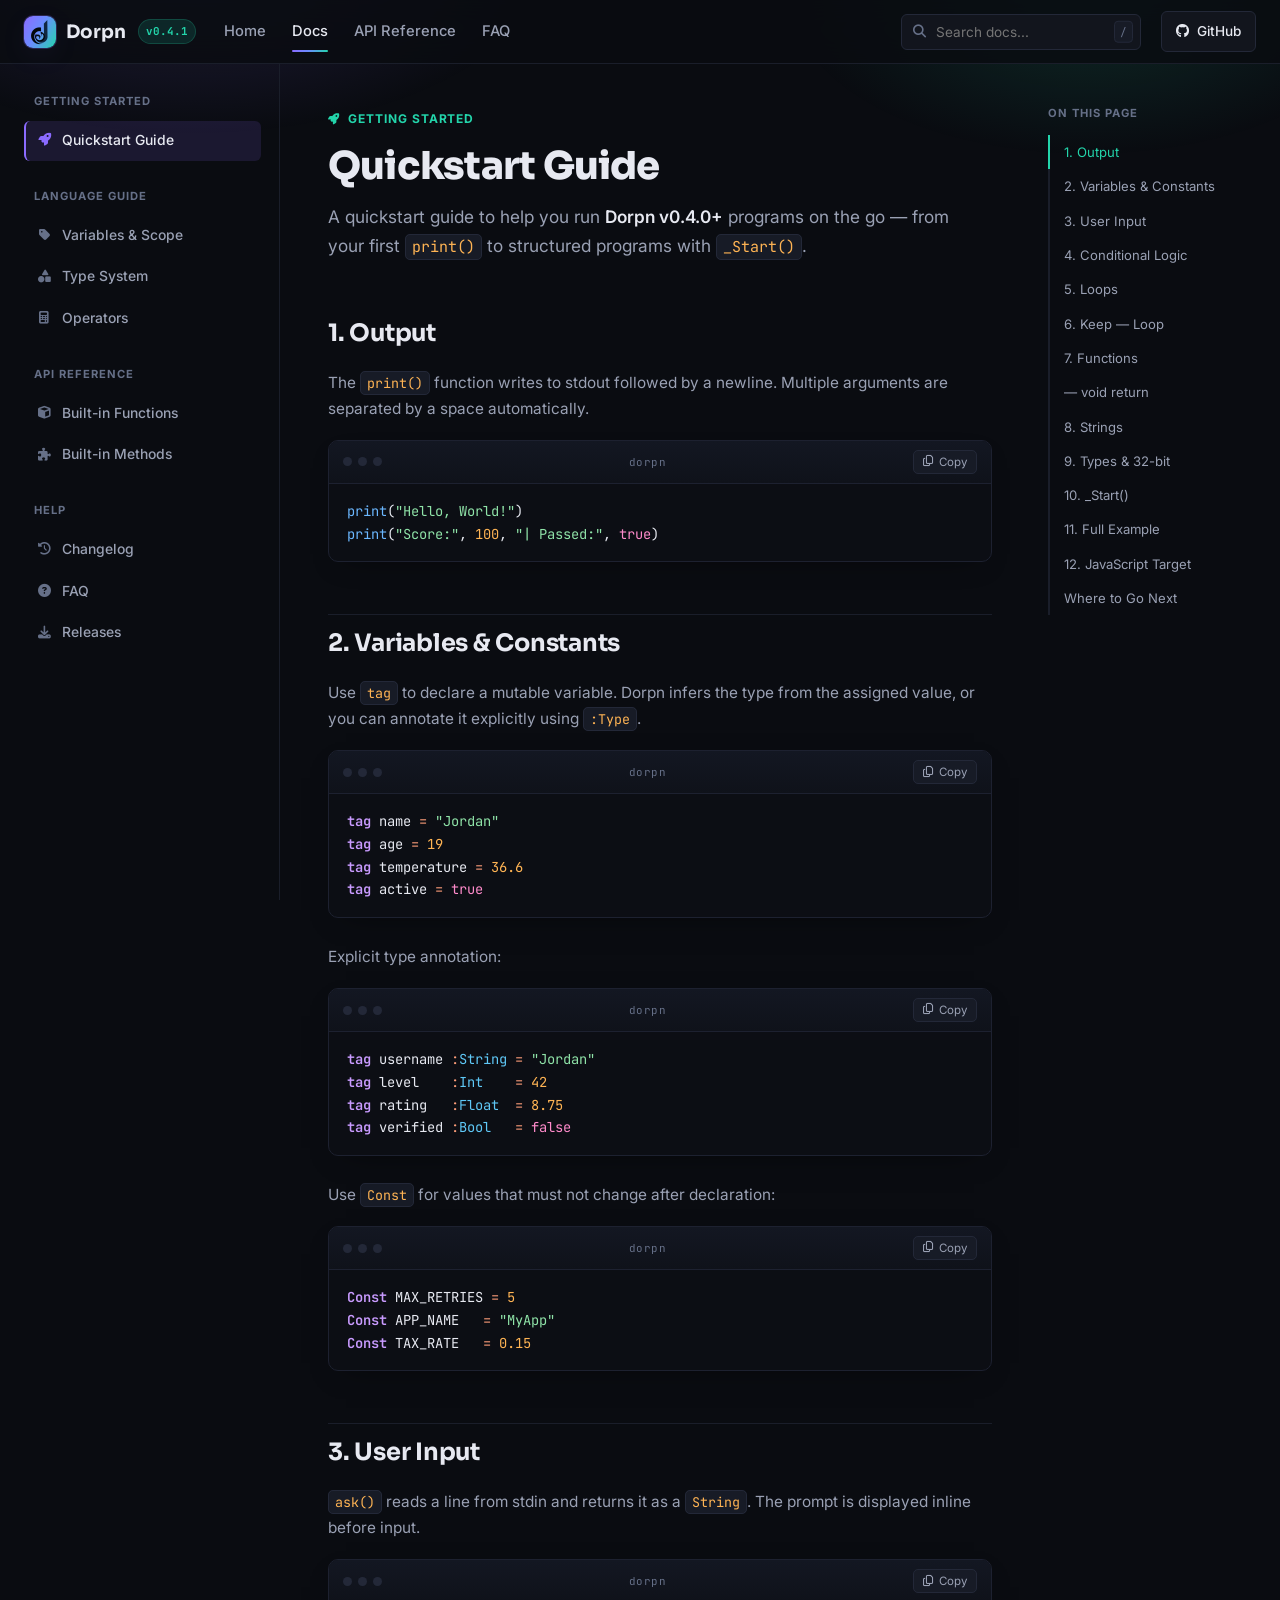
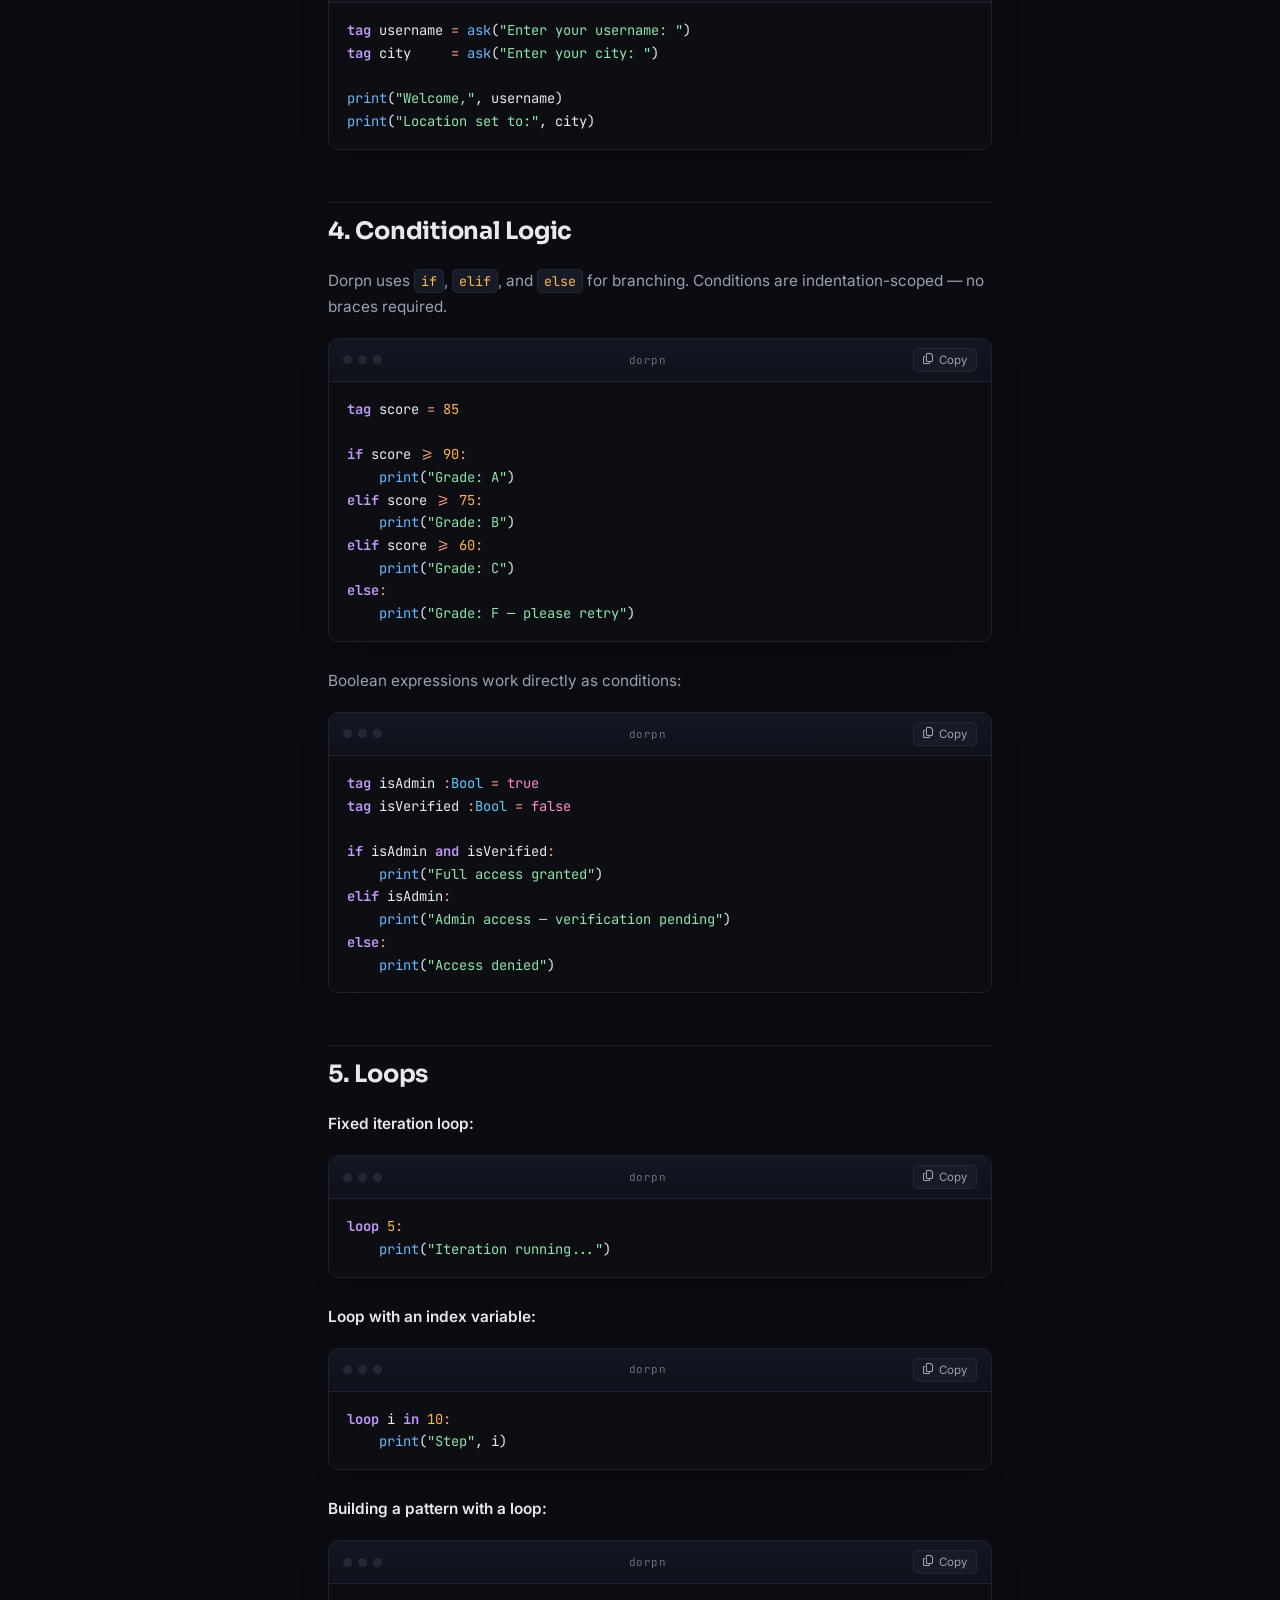
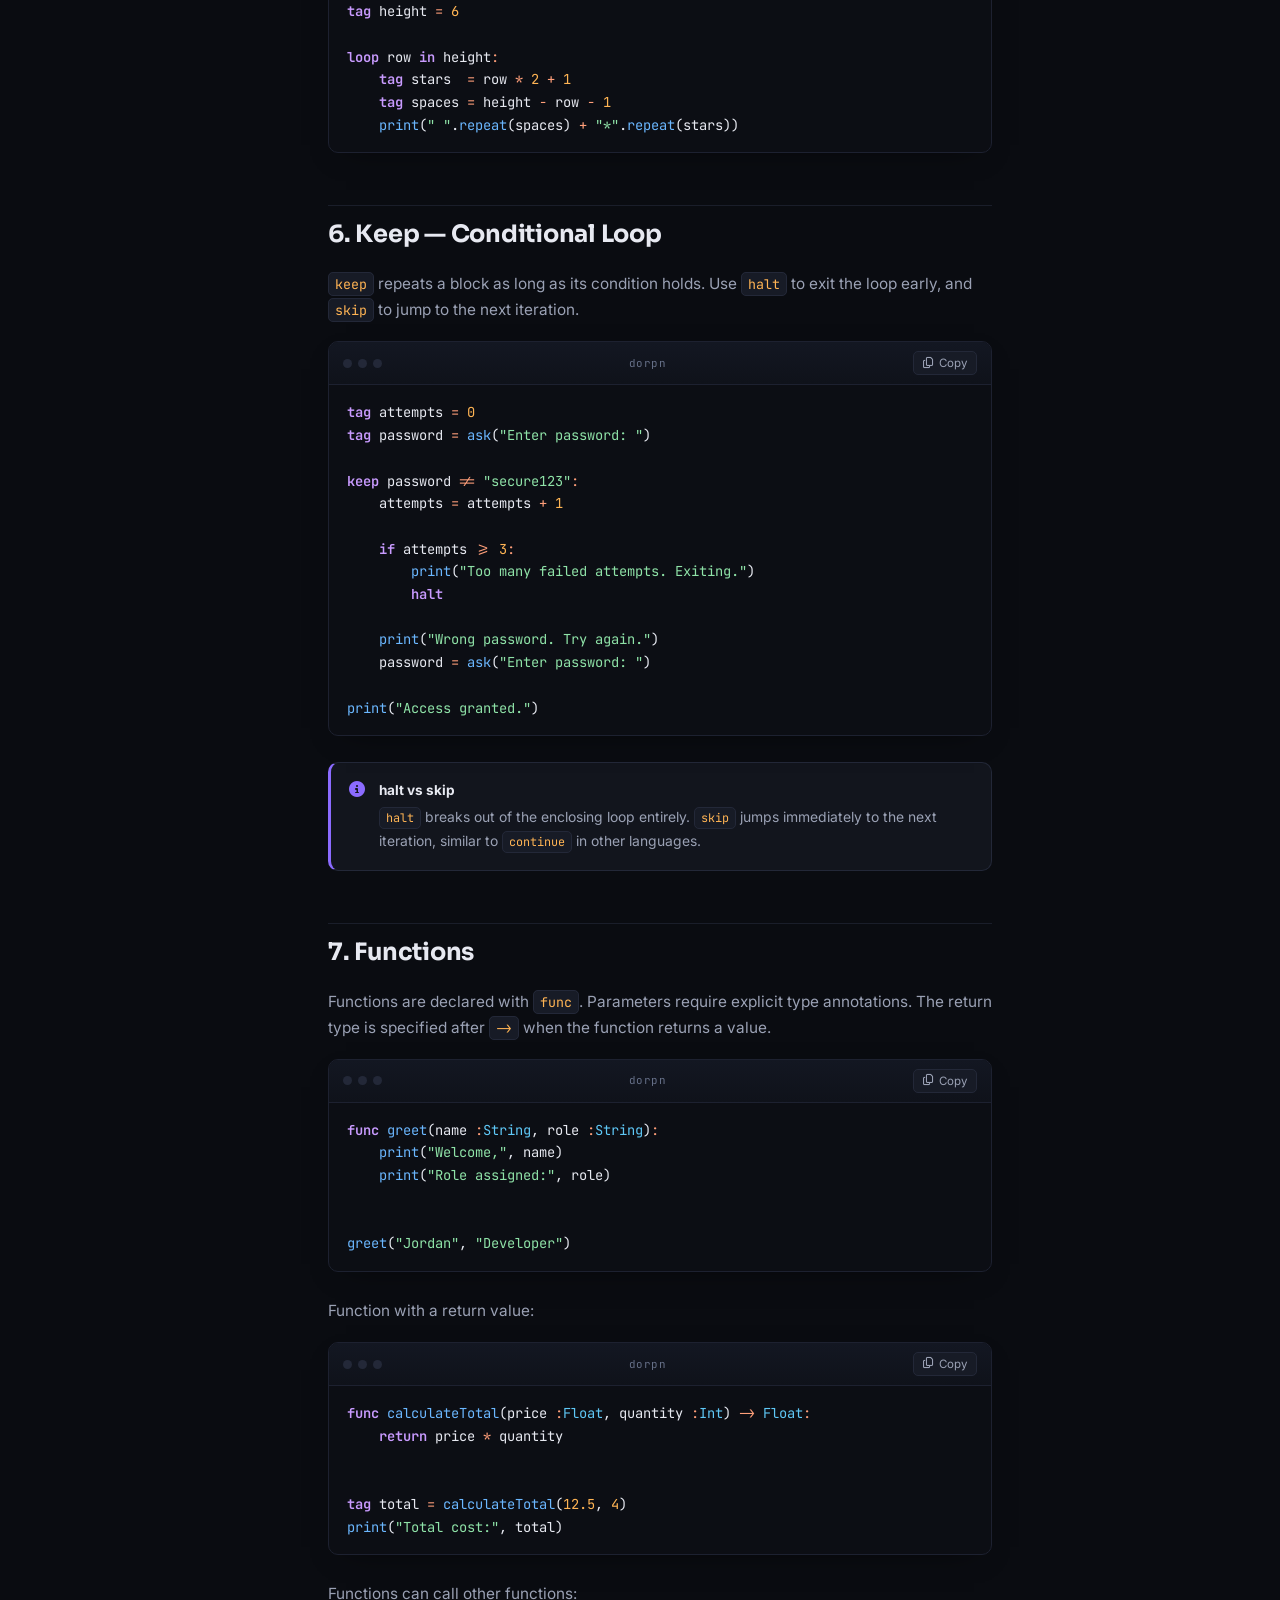
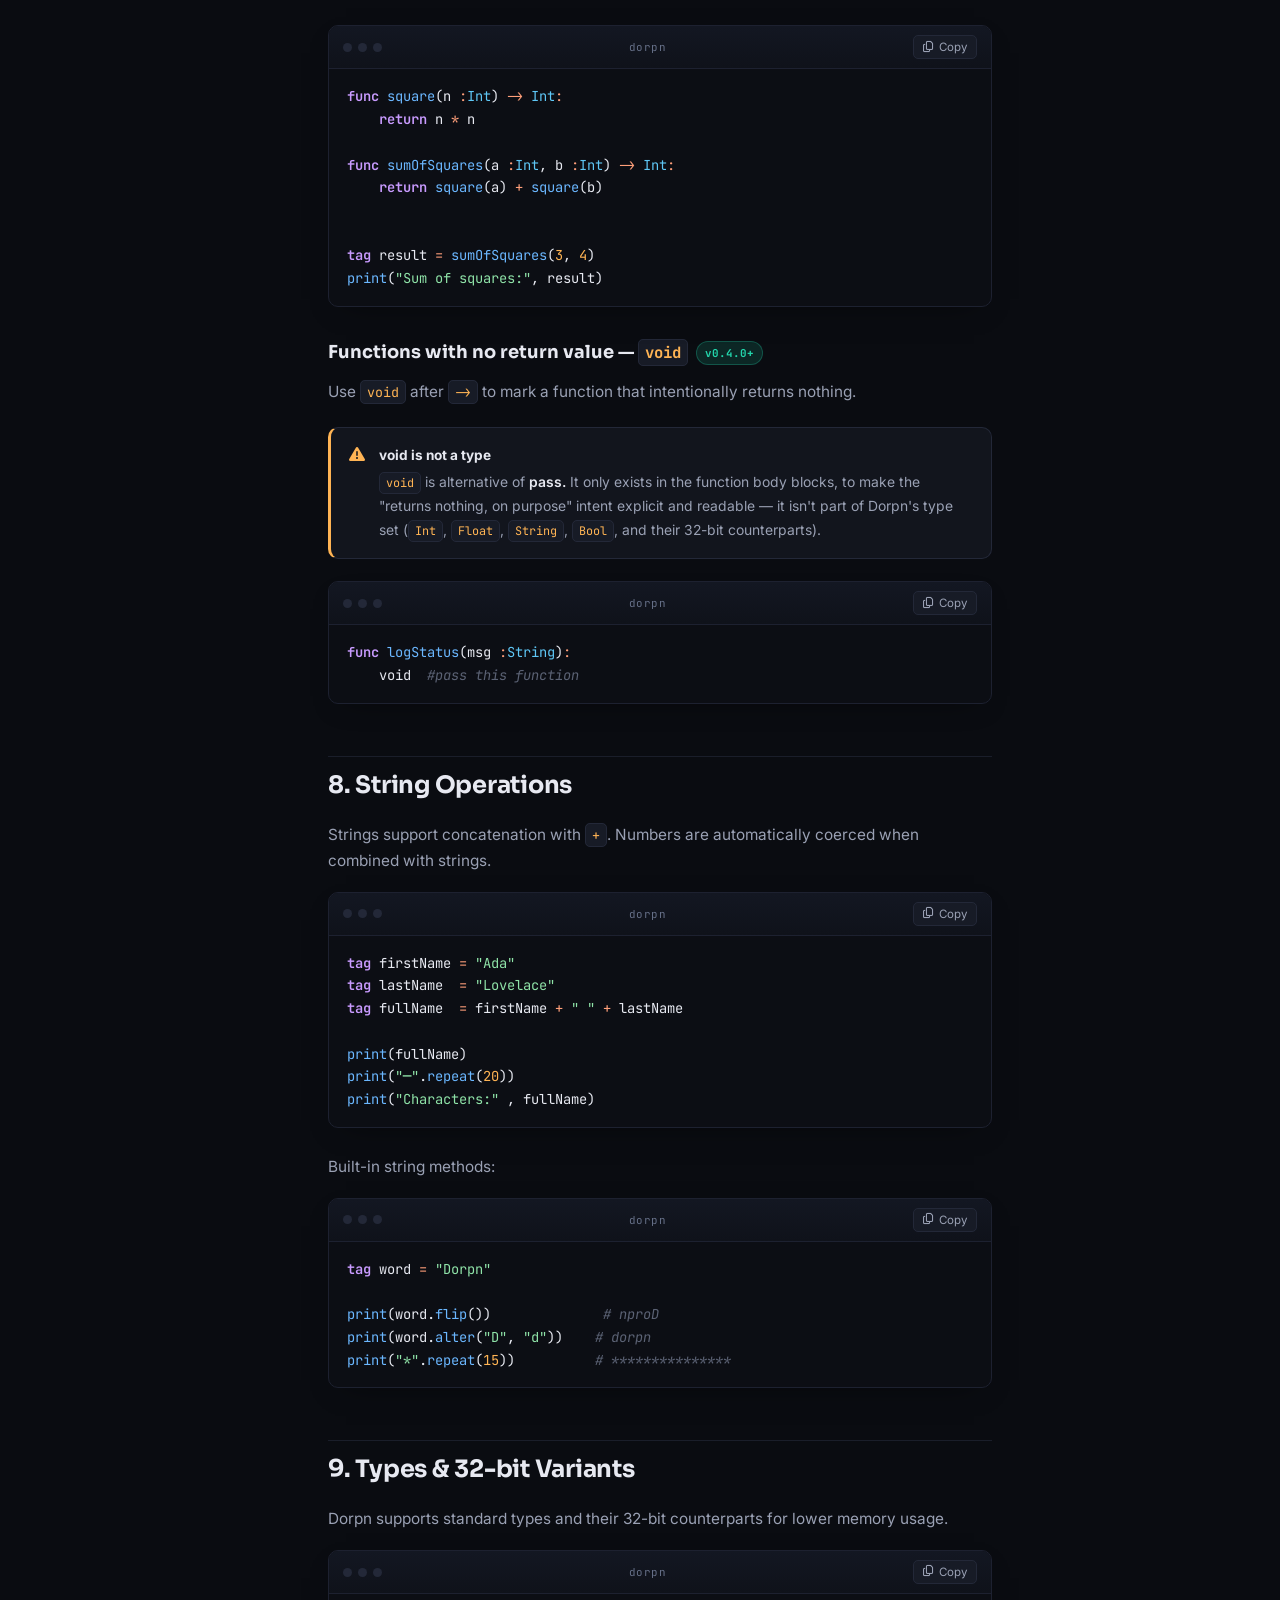
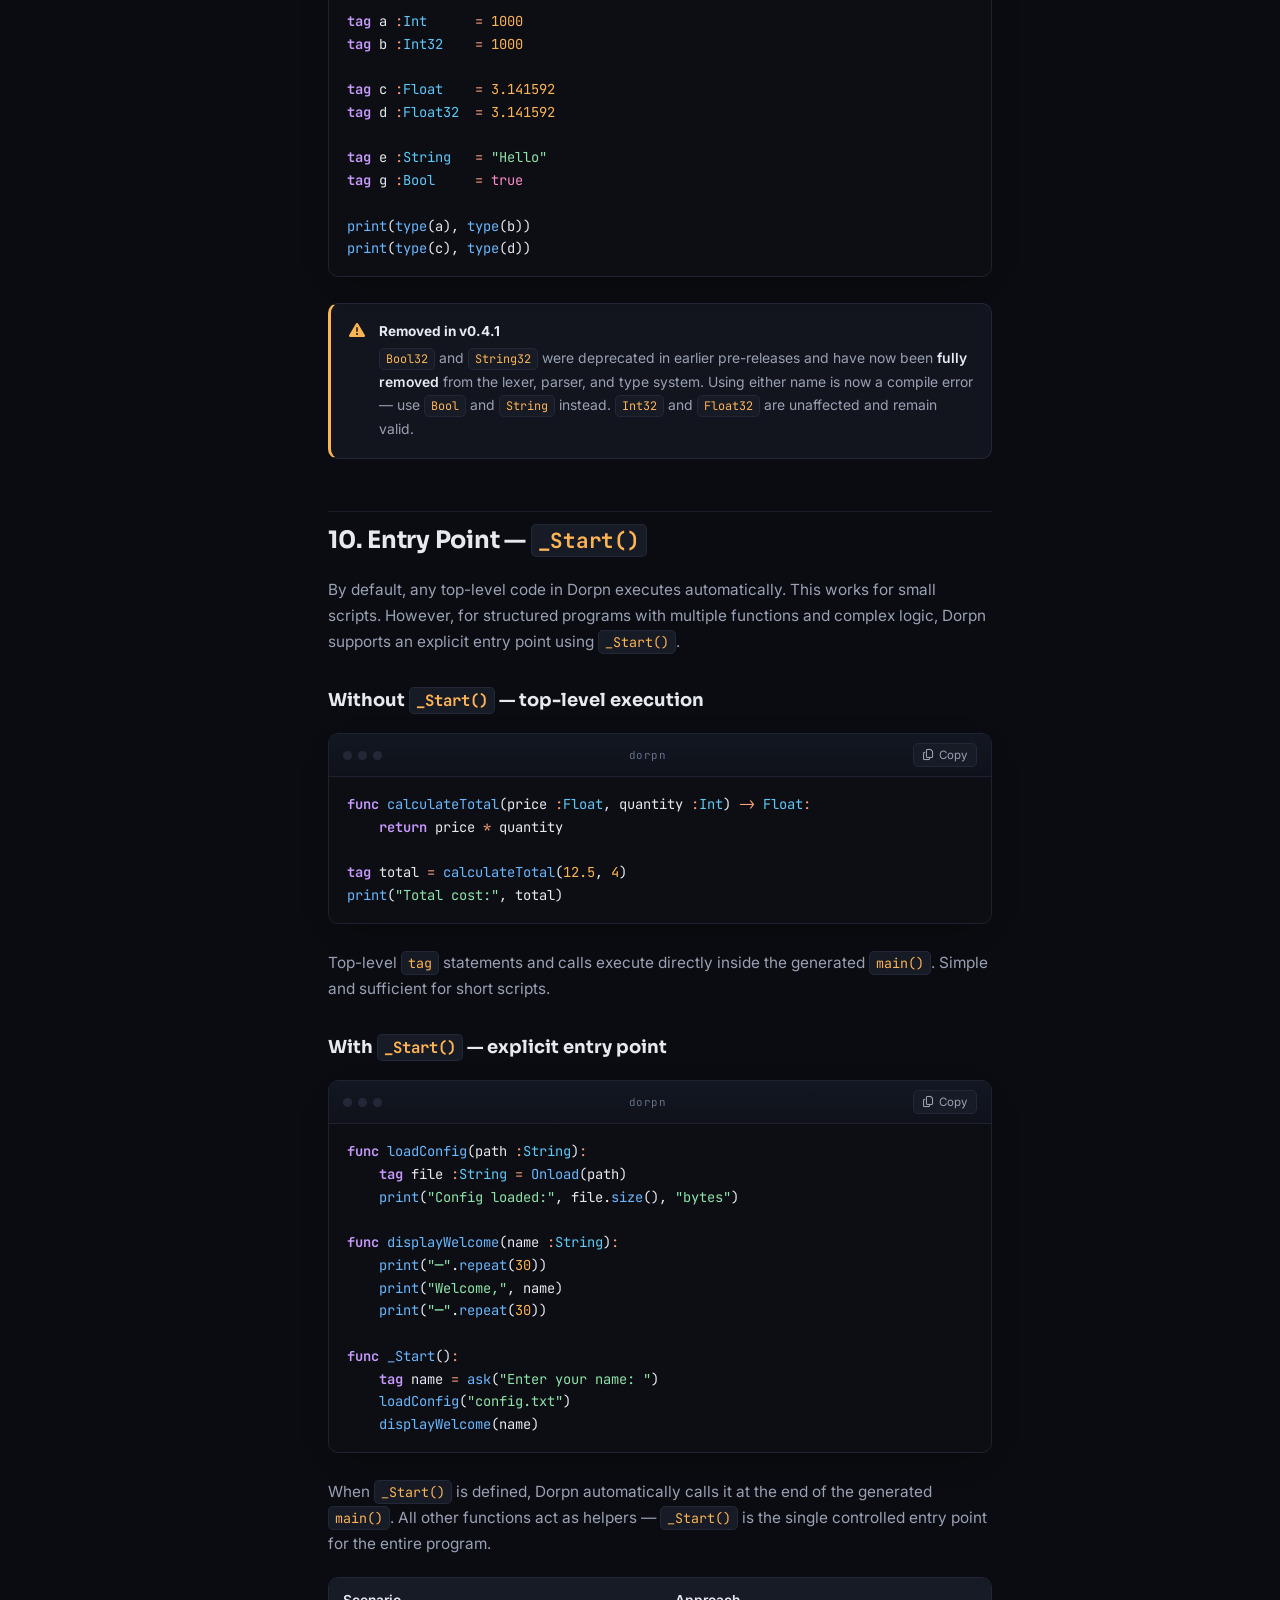
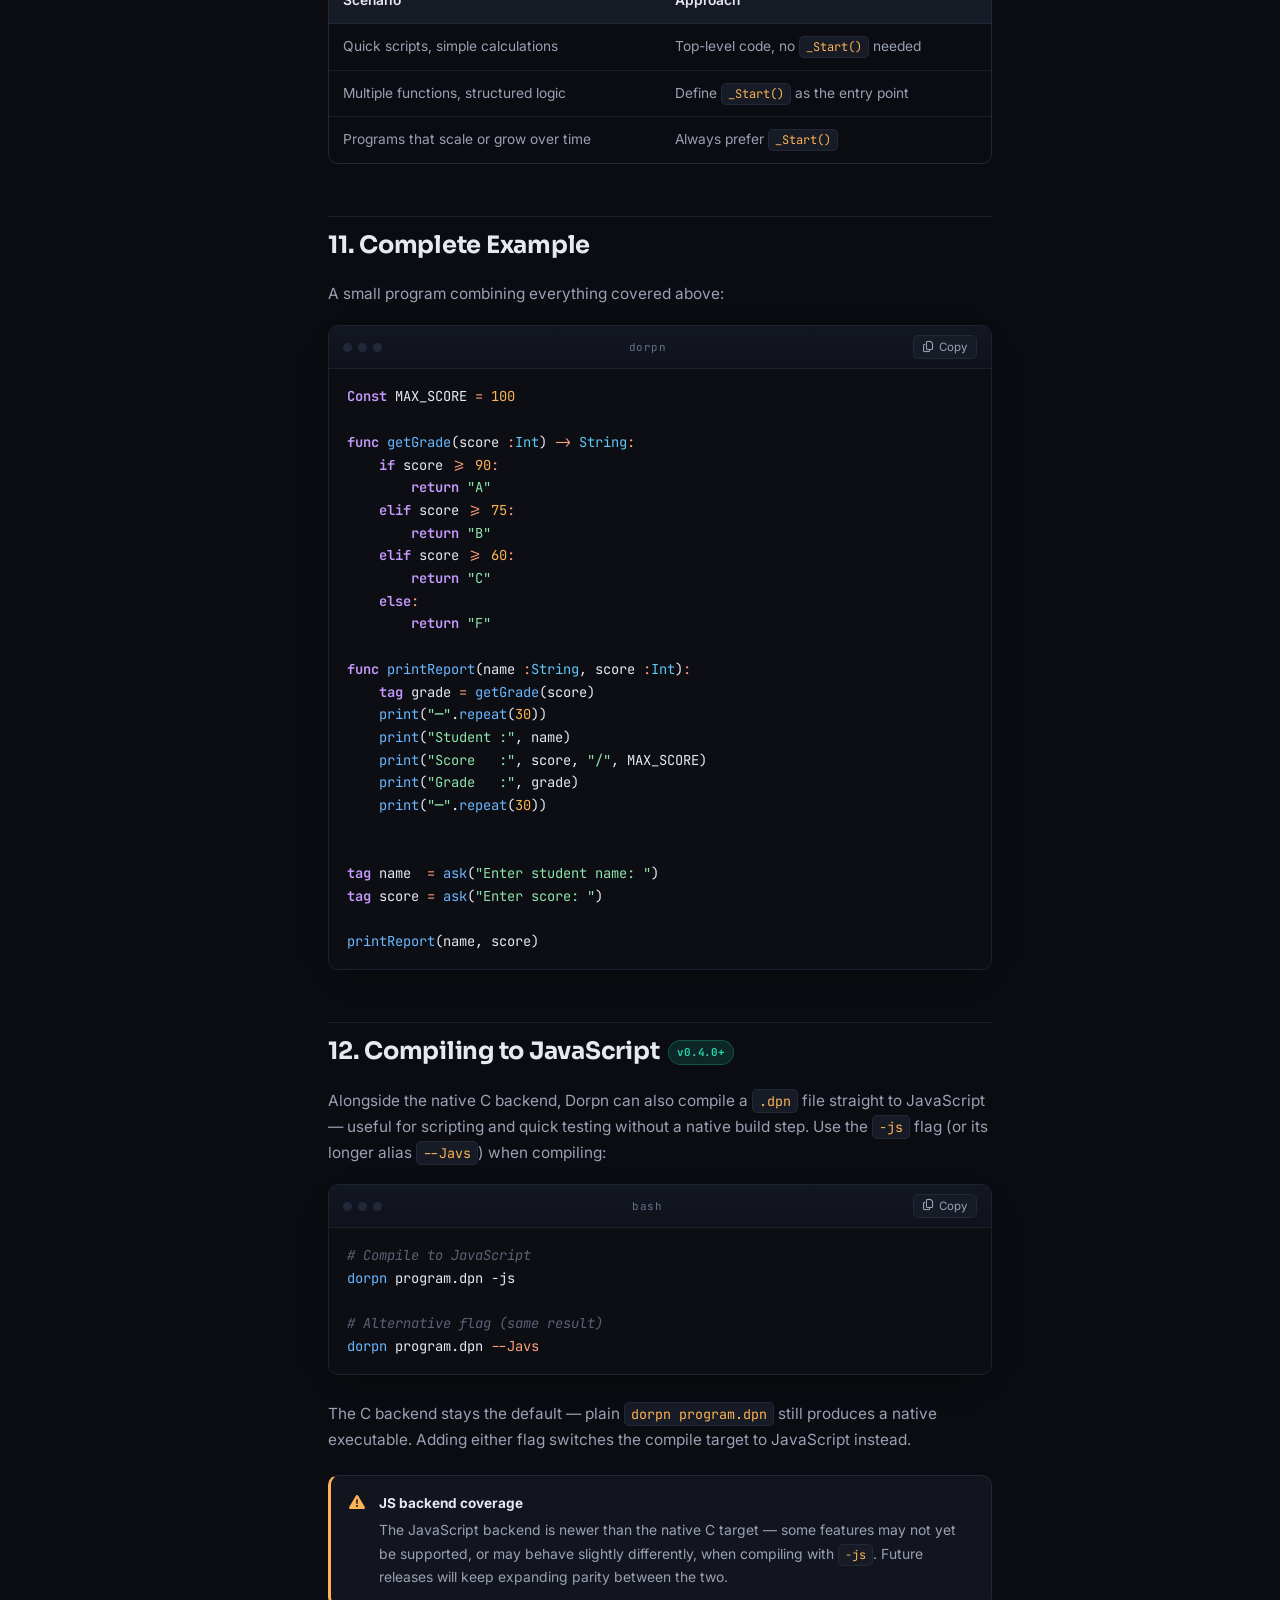
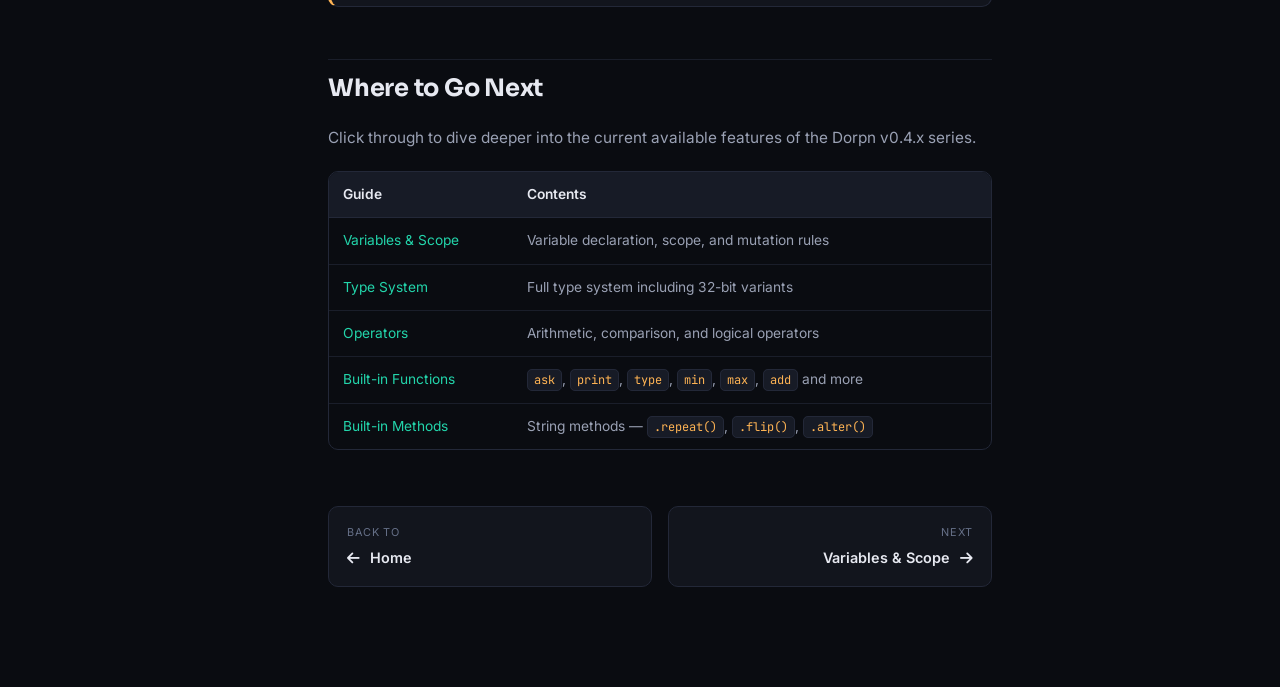
<file: docs/quickstart.html>
<!DOCTYPE html>
<html lang="en">

<head>
  <meta charset="UTF-8">
  <meta name="viewport" content="width=device-width, initial-scale=1.0">
  <title>Quickstart Guide — Dorpn Docs</title>
  <meta name="description"
    content="Get up and running with Dorpn: output, variables, input, conditionals, loops, functions, strings, types and the _Start() entry point.">
  <link rel="icon" href="../dpn-file-light.png" type="image/png">
  <link rel="stylesheet" href="https://cdn.jsdelivr.net/npm/@fortawesome/fontawesome-free@6.5.1/css/all.min.css">
  <link rel="stylesheet" href="../css/style.css">
</head>

<body>
  <div class="bg-noise"></div>

  <header class="topnav">
    <button class="menu-toggle" aria-label="Toggle navigation"><i class="fa-solid fa-bars"></i></button>
    <a href="../index.html" class="brand"><span class="brand-mark"><img src="../dpn-file-light.png" alt="logo"></span>
      Dorpn <span class="brand-version">v0.4.1</span></a>
    <nav class="topnav-links">
      <a href="../index.html">Home</a>
      <a href="quickstart.html" class="active">Docs</a>
      <a href="functions.html">API Reference</a>
      <a href="faq.html">FAQ</a>
    </nav>
    <div class="nav-spacer"></div>
    <div class="nav-search">
      <i class="fa-solid fa-magnifying-glass"></i>
      <input type="text" id="doc-search-input" placeholder="Search docs..." autocomplete="off">
      <kbd>/</kbd>
      <div class="search-results" id="doc-search-results"></div>
    </div>
    <a class="btn-github" href="https://github.com/Dorpn-hub/Dorpn" target="_blank" rel="noopener"><i
        class="fa-brands fa-github"></i> GitHub</a>
  </header>
  <div class="sidebar-overlay"></div>

  <div class="docs-shell">
    <aside class="sidebar">
      <div class="side-group">
        <div class="side-group-title">Getting Started</div>
        <a class="side-link active" href="quickstart.html"><i class="fa-solid fa-rocket"></i> Quickstart Guide</a>
      </div>
      <div class="side-group">
        <div class="side-group-title">Language Guide</div>
        <a class="side-link" href="variables.html"><i class="fa-solid fa-tag"></i> Variables &amp; Scope</a>
        <a class="side-link" href="types.html"><i class="fa-solid fa-shapes"></i> Type System</a>
        <a class="side-link" href="operators.html"><i class="fa-solid fa-calculator"></i> Operators</a>
      </div>
      <div class="side-group">
        <div class="side-group-title">API Reference</div>
        <a class="side-link" href="functions.html"><i class="fa-solid fa-cube"></i> Built-in Functions</a>
        <a class="side-link" href="methods.html"><i class="fa-solid fa-puzzle-piece"></i> Built-in Methods</a>
      </div>
      <div class="side-group">
        <div class="side-group-title">Help</div>
        <a class="side-link" href="changelog.html"><i class="fa-solid fa-clock-rotate-left"></i> Changelog</a>
        <a class="side-link" href="faq.html"><i class="fa-solid fa-circle-question"></i> FAQ</a>
        <a class="side-link" href="https://github.com/Dorpn-hub/Dorpn/releases" target="_blank" rel="noopener"><i
            class="fa-solid fa-download"></i> Releases</a>
      </div>
    </aside>

    <div class="content-col">
      <article>
        <span class="doc-eyebrow"><i class="fa-solid fa-rocket"></i> Getting Started</span>
        <h1>Quickstart Guide</h1>
        <p class="lead">A quickstart guide to help you run <strong>Dorpn v0.4.0+</strong> programs on the go — from your
          first <code>print()</code> to structured programs with <code>_Start()</code>.</p>

        <h2 id="output">1. Output</h2>
        <p>The <code>print()</code> function writes to stdout followed by a newline. Multiple arguments are separated by
          a space automatically.</p>
        <div class="code-block">
          <div class="code-head">
            <div class="dots"><span></span><span></span><span></span></div><span class="lang-tag">dorpn</span><button
              class="copy-btn"><i class="fa-regular fa-copy"></i> Copy</button>
          </div>
          <pre><code class="lang-dorpn">print("Hello, World!")
print("Score:", 100, "| Passed:", true)</code></pre>
        </div>

        <h2 id="variables">2. Variables &amp; Constants</h2>
        <p>Use <code>tag</code> to declare a mutable variable. Dorpn infers the type from the assigned value, or you can
          annotate it explicitly using <code>:Type</code>.</p>
        <div class="code-block">
          <div class="code-head">
            <div class="dots"><span></span><span></span><span></span></div><span class="lang-tag">dorpn</span><button
              class="copy-btn"><i class="fa-regular fa-copy"></i> Copy</button>
          </div>
          <pre><code class="lang-dorpn">tag name = "Jordan"
tag age = 19
tag temperature = 36.6
tag active = true</code></pre>
        </div>
        <p>Explicit type annotation:</p>
        <div class="code-block">
          <div class="code-head">
            <div class="dots"><span></span><span></span><span></span></div><span class="lang-tag">dorpn</span><button
              class="copy-btn"><i class="fa-regular fa-copy"></i> Copy</button>
          </div>
          <pre><code class="lang-dorpn">tag username :String = "Jordan"
tag level    :Int    = 42
tag rating   :Float  = 8.75
tag verified :Bool   = false</code></pre>
        </div>
        <p>Use <code>Const</code> for values that must not change after declaration:</p>
        <div class="code-block">
          <div class="code-head">
            <div class="dots"><span></span><span></span><span></span></div><span class="lang-tag">dorpn</span><button
              class="copy-btn"><i class="fa-regular fa-copy"></i> Copy</button>
          </div>
          <pre><code class="lang-dorpn">Const MAX_RETRIES = 5
Const APP_NAME   = "MyApp"
Const TAX_RATE   = 0.15</code></pre>
        </div>

        <h2 id="input">3. User Input</h2>
        <p><code>ask()</code> reads a line from stdin and returns it as a <code>String</code>. The prompt is displayed
          inline before input.</p>
        <div class="code-block">
          <div class="code-head">
            <div class="dots"><span></span><span></span><span></span></div><span class="lang-tag">dorpn</span><button
              class="copy-btn"><i class="fa-regular fa-copy"></i> Copy</button>
          </div>
          <pre><code class="lang-dorpn">tag username = ask("Enter your username: ")
tag city     = ask("Enter your city: ")

print("Welcome,", username)
print("Location set to:", city)</code></pre>
        </div>

        <h2 id="conditionals">4. Conditional Logic</h2>
        <p>Dorpn uses <code>if</code>, <code>elif</code>, and <code>else</code> for branching. Conditions are
          indentation-scoped — no braces required.</p>
        <div class="code-block">
          <div class="code-head">
            <div class="dots"><span></span><span></span><span></span></div><span class="lang-tag">dorpn</span><button
              class="copy-btn"><i class="fa-regular fa-copy"></i> Copy</button>
          </div>
          <pre><code class="lang-dorpn">tag score = 85

if score >= 90:
    print("Grade: A")
elif score >= 75:
    print("Grade: B")
elif score >= 60:
    print("Grade: C")
else:
    print("Grade: F — please retry")</code></pre>
        </div>
        <p>Boolean expressions work directly as conditions:</p>
        <div class="code-block">
          <div class="code-head">
            <div class="dots"><span></span><span></span><span></span></div><span class="lang-tag">dorpn</span><button
              class="copy-btn"><i class="fa-regular fa-copy"></i> Copy</button>
          </div>
          <pre><code class="lang-dorpn">tag isAdmin :Bool = true
tag isVerified :Bool = false

if isAdmin and isVerified:
    print("Full access granted")
elif isAdmin:
    print("Admin access — verification pending")
else:
    print("Access denied")</code></pre>
        </div>

        <h2 id="loops">5. Loops</h2>
        <p><strong>Fixed iteration loop:</strong></p>
        <div class="code-block">
          <div class="code-head">
            <div class="dots"><span></span><span></span><span></span></div><span class="lang-tag">dorpn</span><button
              class="copy-btn"><i class="fa-regular fa-copy"></i> Copy</button>
          </div>
          <pre><code class="lang-dorpn">loop 5:
    print("Iteration running...")</code></pre>
        </div>
        <p><strong>Loop with an index variable:</strong></p>
        <div class="code-block">
          <div class="code-head">
            <div class="dots"><span></span><span></span><span></span></div><span class="lang-tag">dorpn</span><button
              class="copy-btn"><i class="fa-regular fa-copy"></i> Copy</button>
          </div>
          <pre><code class="lang-dorpn">loop i in 10:
    print("Step", i)</code></pre>
        </div>
        <p><strong>Building a pattern with a loop:</strong></p>
        <div class="code-block">
          <div class="code-head">
            <div class="dots"><span></span><span></span><span></span></div><span class="lang-tag">dorpn</span><button
              class="copy-btn"><i class="fa-regular fa-copy"></i> Copy</button>
          </div>
          <pre><code class="lang-dorpn">tag height = 6

loop row in height:
    tag stars  = row * 2 + 1
    tag spaces = height - row - 1
    print(" ".repeat(spaces) + "*".repeat(stars))</code></pre>
        </div>

        <h2 id="keep">6. Keep — Conditional Loop</h2>
        <p><code>keep</code> repeats a block as long as its condition holds. Use <code>halt</code> to exit the loop
          early, and <code>skip</code> to jump to the next iteration.</p>
        <div class="code-block">
          <div class="code-head">
            <div class="dots"><span></span><span></span><span></span></div><span class="lang-tag">dorpn</span><button
              class="copy-btn"><i class="fa-regular fa-copy"></i> Copy</button>
          </div>
          <pre><code class="lang-dorpn">tag attempts = 0
tag password = ask("Enter password: ")

keep password != "secure123":
    attempts = attempts + 1

    if attempts >= 3:
        print("Too many failed attempts. Exiting.")
        halt

    print("Wrong password. Try again.")
    password = ask("Enter password: ")

print("Access granted.")</code></pre>
        </div>

        <div class="callout note">
          <i class="fa-solid fa-circle-info"></i>
          <div>
            <div class="callout-title">halt vs skip</div>
            <div class="callout-body"><code>halt</code> breaks out of the enclosing loop entirely. <code>skip</code>
              jumps immediately to the next iteration, similar to <code>continue</code> in other languages.</div>
          </div>
        </div>

        <h2 id="functions">7. Functions</h2>
        <p>Functions are declared with <code>func</code>. Parameters require explicit type annotations. The return type
          is specified after <code>-&gt;</code> when the function returns a value.</p>
        <div class="code-block">
          <div class="code-head">
            <div class="dots"><span></span><span></span><span></span></div><span class="lang-tag">dorpn</span><button
              class="copy-btn"><i class="fa-regular fa-copy"></i> Copy</button>
          </div>
          <pre><code class="lang-dorpn">func greet(name :String, role :String):
    print("Welcome,", name)
    print("Role assigned:", role)


greet("Jordan", "Developer")</code></pre>
        </div>
        <p>Function with a return value:</p>
        <div class="code-block">
          <div class="code-head">
            <div class="dots"><span></span><span></span><span></span></div><span class="lang-tag">dorpn</span><button
              class="copy-btn"><i class="fa-regular fa-copy"></i> Copy</button>
          </div>
          <pre><code class="lang-dorpn">func calculateTotal(price :Float, quantity :Int) -> Float:
    return price * quantity


tag total = calculateTotal(12.5, 4)
print("Total cost:", total)</code></pre>
        </div>
        <p>Functions can call other functions:</p>
        <div class="code-block">
          <div class="code-head">
            <div class="dots"><span></span><span></span><span></span></div><span class="lang-tag">dorpn</span><button
              class="copy-btn"><i class="fa-regular fa-copy"></i> Copy</button>
          </div>
          <pre><code class="lang-dorpn">func square(n :Int) -> Int:
    return n * n

func sumOfSquares(a :Int, b :Int) -> Int:
    return square(a) + square(b)


tag result = sumOfSquares(3, 4)
print("Sum of squares:", result)</code></pre>
        </div>

        <h3 id="void">Functions with no return value — <code>void</code> <span class="tag-new-inline">v0.4.0+</span>
        </h3>
        <p>Use <code>void</code> after <code>-&gt;</code> to mark a function that intentionally returns nothing.</p>
        <div class="callout warn">
          <i class="fa-solid fa-triangle-exclamation"></i>
          <div>
            <div class="callout-title">void is not a type</div>
            <div class="callout-body"><code>void</code> is alternative of <strong>pass.</strong> It only exists in the
              function body blocks, to
              make the "returns nothing, on purpose" intent explicit and readable — it isn't part of Dorpn's type set
              (<code>Int</code>, <code>Float</code>, <code>String</code>, <code>Bool</code>, and their 32-bit
              counterparts).</div>
          </div>
        </div>
        <div class="code-block">
          <div class="code-head">
            <div class="dots"><span></span><span></span><span></span></div><span class="lang-tag">dorpn</span><button
              class="copy-btn"><i class="fa-regular fa-copy"></i> Copy</button>
          </div>
          <pre><code class="lang-dorpn">func logStatus(msg :String):
    void  #pass this function
</code></pre>
        </div>

        <h2 id="strings">8. String Operations</h2>
        <p>Strings support concatenation with <code>+</code>. Numbers are automatically coerced when combined with
          strings.</p>
        <div class="code-block">
          <div class="code-head">
            <div class="dots"><span></span><span></span><span></span></div><span class="lang-tag">dorpn</span><button
              class="copy-btn"><i class="fa-regular fa-copy"></i> Copy</button>
          </div>
          <pre><code class="lang-dorpn">tag firstName = "Ada"
tag lastName  = "Lovelace"
tag fullName  = firstName + " " + lastName

print(fullName)
print("─".repeat(20))
print("Characters:" , fullName)</code></pre>
        </div>
        <p>Built-in string methods:</p>
        <div class="code-block">
          <div class="code-head">
            <div class="dots"><span></span><span></span><span></span></div><span class="lang-tag">dorpn</span><button
              class="copy-btn"><i class="fa-regular fa-copy"></i> Copy</button>
          </div>
          <pre><code class="lang-dorpn">tag word = "Dorpn"

print(word.flip())              # nproD
print(word.alter("D", "d"))    # dorpn
print("*".repeat(15))          # ***************</code></pre>
        </div>

        <h2 id="types32">9. Types &amp; 32-bit Variants</h2>
        <p>Dorpn supports standard types and their 32-bit counterparts for lower memory usage.</p>
        <div class="code-block">
          <div class="code-head">
            <div class="dots"><span></span><span></span><span></span></div><span class="lang-tag">dorpn</span><button
              class="copy-btn"><i class="fa-regular fa-copy"></i> Copy</button>
          </div>
          <pre><code class="lang-dorpn">tag a :Int      = 1000
tag b :Int32    = 1000

tag c :Float    = 3.141592
tag d :Float32  = 3.141592

tag e :String   = "Hello"
tag g :Bool     = true

print(type(a), type(b))
print(type(c), type(d))</code></pre>
        </div>
        <div class="callout warn">
          <i class="fa-solid fa-triangle-exclamation"></i>
          <div>
            <div class="callout-title">Removed in v0.4.1</div>
            <div class="callout-body"><code>Bool32</code> and <code>String32</code> were deprecated in earlier
              pre-releases and have now been <strong>fully removed</strong> from the lexer, parser, and type system.
              Using either name is now a compile error — use <code>Bool</code> and <code>String</code> instead.
              <code>Int32</code> and <code>Float32</code> are unaffected and remain valid.
            </div>
          </div>
        </div>

        <h2 id="entrypoint">10. Entry Point — <code>_Start()</code></h2>
        <p>By default, any top-level code in Dorpn executes automatically. This works for small scripts. However, for
          structured programs with multiple functions and complex logic, Dorpn supports an explicit entry point using
          <code>_Start()</code>.
        </p>

        <h3>Without <code>_Start()</code> — top-level execution</h3>
        <div class="code-block">
          <div class="code-head">
            <div class="dots"><span></span><span></span><span></span></div><span class="lang-tag">dorpn</span><button
              class="copy-btn"><i class="fa-regular fa-copy"></i> Copy</button>
          </div>
          <pre><code class="lang-dorpn">func calculateTotal(price :Float, quantity :Int) -> Float:
    return price * quantity

tag total = calculateTotal(12.5, 4)
print("Total cost:", total)</code></pre>
        </div>
        <p>Top-level <code>tag</code> statements and calls execute directly inside the generated <code>main()</code>.
          Simple and sufficient for short scripts.</p>

        <h3>With <code>_Start()</code> — explicit entry point</h3>
        <div class="code-block">
          <div class="code-head">
            <div class="dots"><span></span><span></span><span></span></div><span class="lang-tag">dorpn</span><button
              class="copy-btn"><i class="fa-regular fa-copy"></i> Copy</button>
          </div>
          <pre><code class="lang-dorpn">func loadConfig(path :String):
    tag file :String = Onload(path)
    print("Config loaded:", file.size(), "bytes")

func displayWelcome(name :String):
    print("─".repeat(30))
    print("Welcome,", name)
    print("─".repeat(30))

func _Start():
    tag name = ask("Enter your name: ")
    loadConfig("config.txt")
    displayWelcome(name)</code></pre>
        </div>
        <p>When <code>_Start()</code> is defined, Dorpn automatically calls it at the end of the generated
          <code>main()</code>. All other functions act as helpers — <code>_Start()</code> is the single controlled entry
          point for the entire program.
        </p>

        <div class="table-wrap">
          <table class="doc-table">
            <thead>
              <tr>
                <th>Scenario</th>
                <th>Approach</th>
              </tr>
            </thead>
            <tbody>
              <tr>
                <td>Quick scripts, simple calculations</td>
                <td>Top-level code, no <code>_Start()</code> needed</td>
              </tr>
              <tr>
                <td>Multiple functions, structured logic</td>
                <td>Define <code>_Start()</code> as the entry point</td>
              </tr>
              <tr>
                <td>Programs that scale or grow over time</td>
                <td>Always prefer <code>_Start()</code></td>
              </tr>
            </tbody>
          </table>
        </div>

        <h2 id="complete-example">11. Complete Example</h2>
        <p>A small program combining everything covered above:</p>
        <div class="code-block">
          <div class="code-head">
            <div class="dots"><span></span><span></span><span></span></div><span class="lang-tag">dorpn</span><button
              class="copy-btn"><i class="fa-regular fa-copy"></i> Copy</button>
          </div>
          <pre><code class="lang-dorpn">Const MAX_SCORE = 100

func getGrade(score :Int) -> String:
    if score >= 90:
        return "A"
    elif score >= 75:
        return "B"
    elif score >= 60:
        return "C"
    else:
        return "F"

func printReport(name :String, score :Int):
    tag grade = getGrade(score)
    print("─".repeat(30))
    print("Student :", name)
    print("Score   :", score, "/", MAX_SCORE)
    print("Grade   :", grade)
    print("─".repeat(30))


tag name  = ask("Enter student name: ")
tag score = ask("Enter score: ")

printReport(name, score)</code></pre>
        </div>

        <h2 id="js-target">12. Compiling to JavaScript <span class="tag-new-inline">v0.4.0+</span></h2>
        <p>Alongside the native C backend, Dorpn can also compile a <code>.dpn</code> file straight to JavaScript —
          useful for scripting and quick testing without a native build step. Use the <code>-js</code> flag (or its
          longer alias <code>--Javs</code>) when compiling:</p>
        <div class="code-block">
          <div class="code-head">
            <div class="dots"><span></span><span></span><span></span></div><span class="lang-tag">bash</span><button
              class="copy-btn"><i class="fa-regular fa-copy"></i> Copy</button>
          </div>
          <pre><code class="lang-bash"># Compile to JavaScript
dorpn program.dpn -js

# Alternative flag (same result)
dorpn program.dpn --Javs</code></pre>
        </div>
        <p>The C backend stays the default — plain <code>dorpn program.dpn</code> still produces a native executable.
          Adding either flag switches the compile target to JavaScript instead.</p>
        <div class="callout warn">
          <i class="fa-solid fa-triangle-exclamation"></i>
          <div>
            <div class="callout-title">JS backend coverage</div>
            <div class="callout-body">The JavaScript backend is newer than the native C target — some features may not
              yet be supported, or may behave slightly differently, when compiling with <code>-js</code>. Future
              releases will keep expanding parity between the two.</div>
          </div>
        </div>

        <h2 id="next">Where to Go Next</h2>
        <p>Click through to dive deeper into the current available features of the Dorpn v0.4.x series.</p>
        <div class="table-wrap">
          <table class="doc-table">
            <thead>
              <tr>
                <th>Guide</th>
                <th>Contents</th>
              </tr>
            </thead>
            <tbody>
              <tr>
                <td><a class="inline-link" href="variables.html">Variables &amp; Scope</a></td>
                <td>Variable declaration, scope, and mutation rules</td>
              </tr>
              <tr>
                <td><a class="inline-link" href="types.html">Type System</a></td>
                <td>Full type system including 32-bit variants</td>
              </tr>
              <tr>
                <td><a class="inline-link" href="operators.html">Operators</a></td>
                <td>Arithmetic, comparison, and logical operators</td>
              </tr>
              <tr>
                <td><a class="inline-link" href="functions.html">Built-in Functions</a></td>
                <td><code>ask</code>, <code>print</code>, <code>type</code>, <code>min</code>, <code>max</code>,
                  <code>add</code> and more
                </td>
              </tr>
              <tr>
                <td><a class="inline-link" href="methods.html">Built-in Methods</a></td>
                <td>String methods — <code>.repeat()</code>, <code>.flip()</code>, <code>.alter()</code></td>
              </tr>
            </tbody>
          </table>
        </div>

        <div class="doc-pagination">
          <a class="page-link prev" href="../index.html">
            <div class="pl-label">Back to</div>
            <div class="pl-title"><i class="fa-solid fa-arrow-left"></i> Home</div>
          </a>
          <a class="page-link next" href="variables.html">
            <div class="pl-label">Next</div>
            <div class="pl-title">Variables &amp; Scope <i class="fa-solid fa-arrow-right"></i></div>
          </a>
        </div>
      </article>
    </div>

    <aside class="toc">
      <div class="toc-title">On this page</div>
      <ul class="toc-list">
        <li><a href="#output">1. Output</a></li>
        <li><a href="#variables">2. Variables &amp; Constants</a></li>
        <li><a href="#input">3. User Input</a></li>
        <li><a href="#conditionals">4. Conditional Logic</a></li>
        <li><a href="#loops">5. Loops</a></li>
        <li><a href="#keep">6. Keep — Loop</a></li>
        <li><a href="#functions">7. Functions</a></li>
        <li><a href="#void">— void return</a></li>
        <li><a href="#strings">8. Strings</a></li>
        <li><a href="#types32">9. Types &amp; 32-bit</a></li>
        <li><a href="#entrypoint">10. _Start()</a></li>
        <li><a href="#complete-example">11. Full Example</a></li>
        <li><a href="#js-target">12. JavaScript Target</a></li>
        <li><a href="#next">Where to Go Next</a></li>
      </ul>
    </aside>
  </div>

  <script src="../js/search-index.js"></script>
  <script src="../js/highlight.js"></script>
  <script src="../js/main.js"></script>
</body>

</html>
</file>
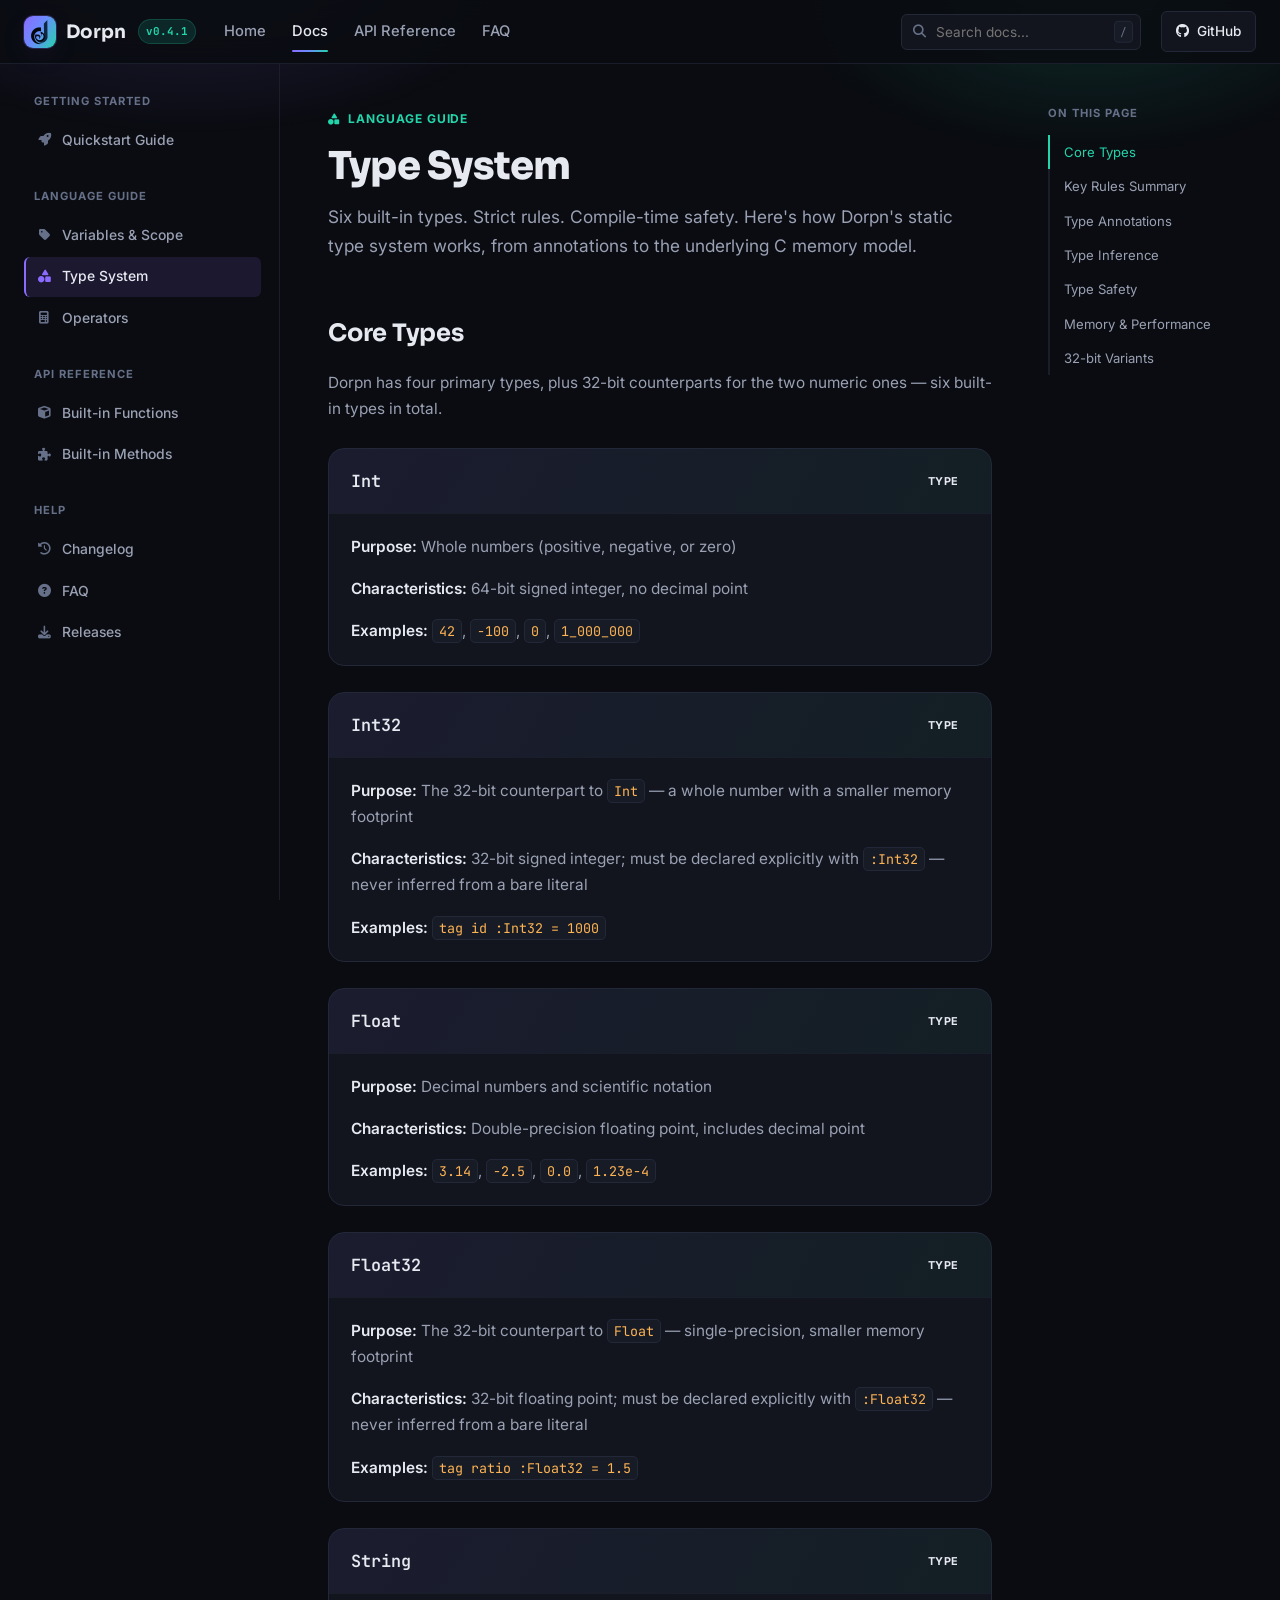
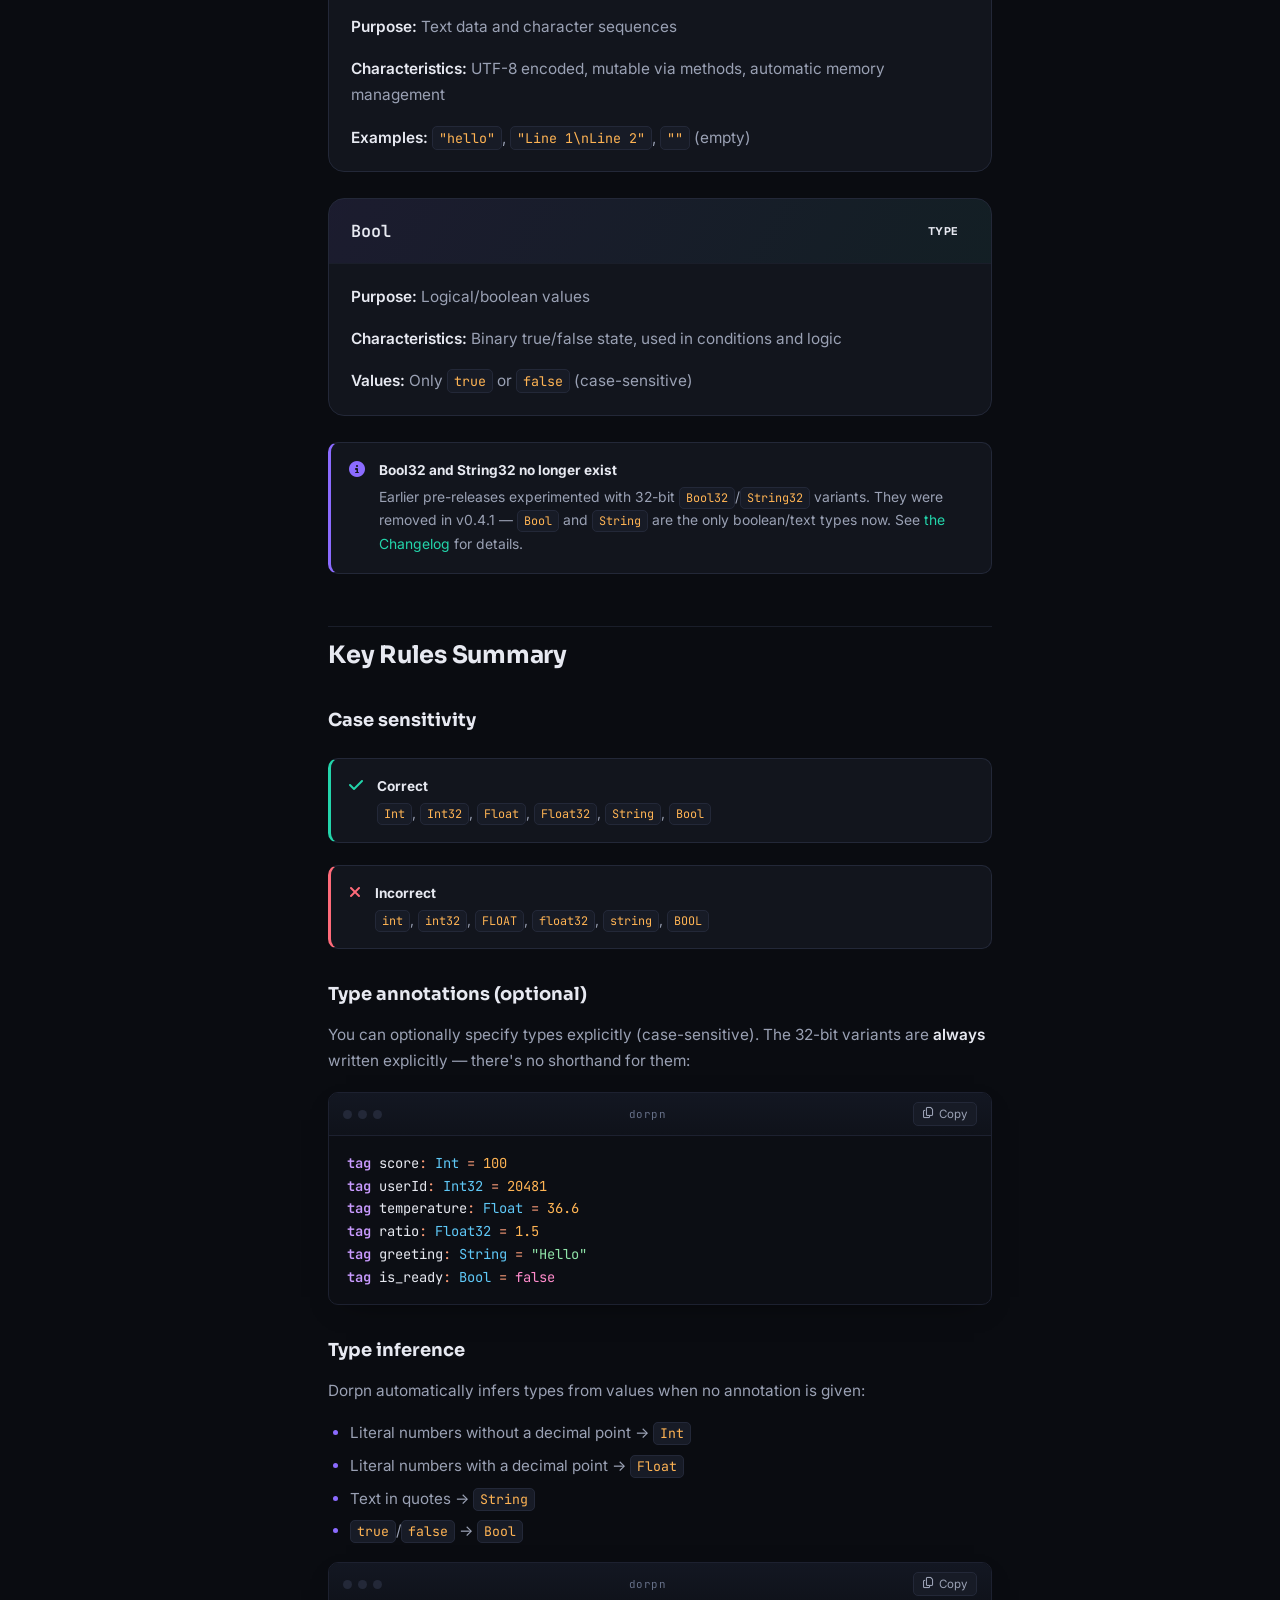
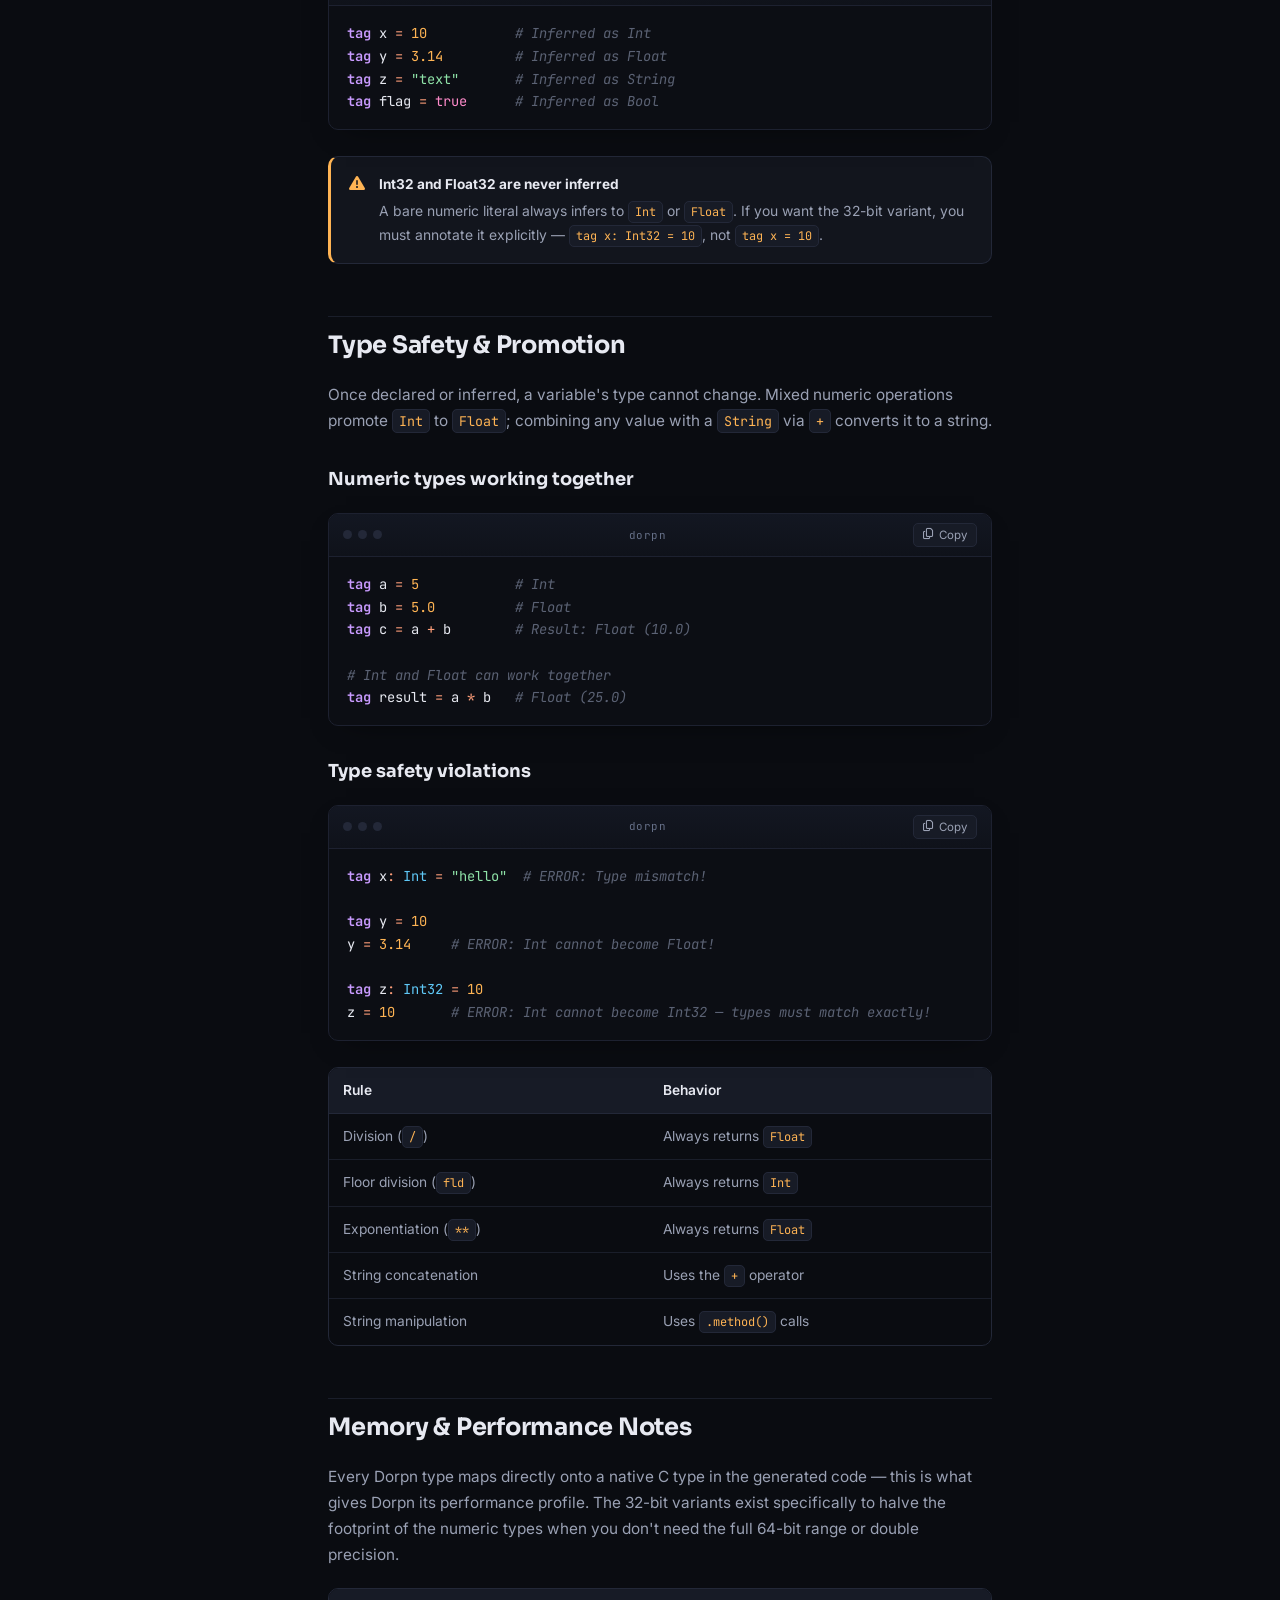
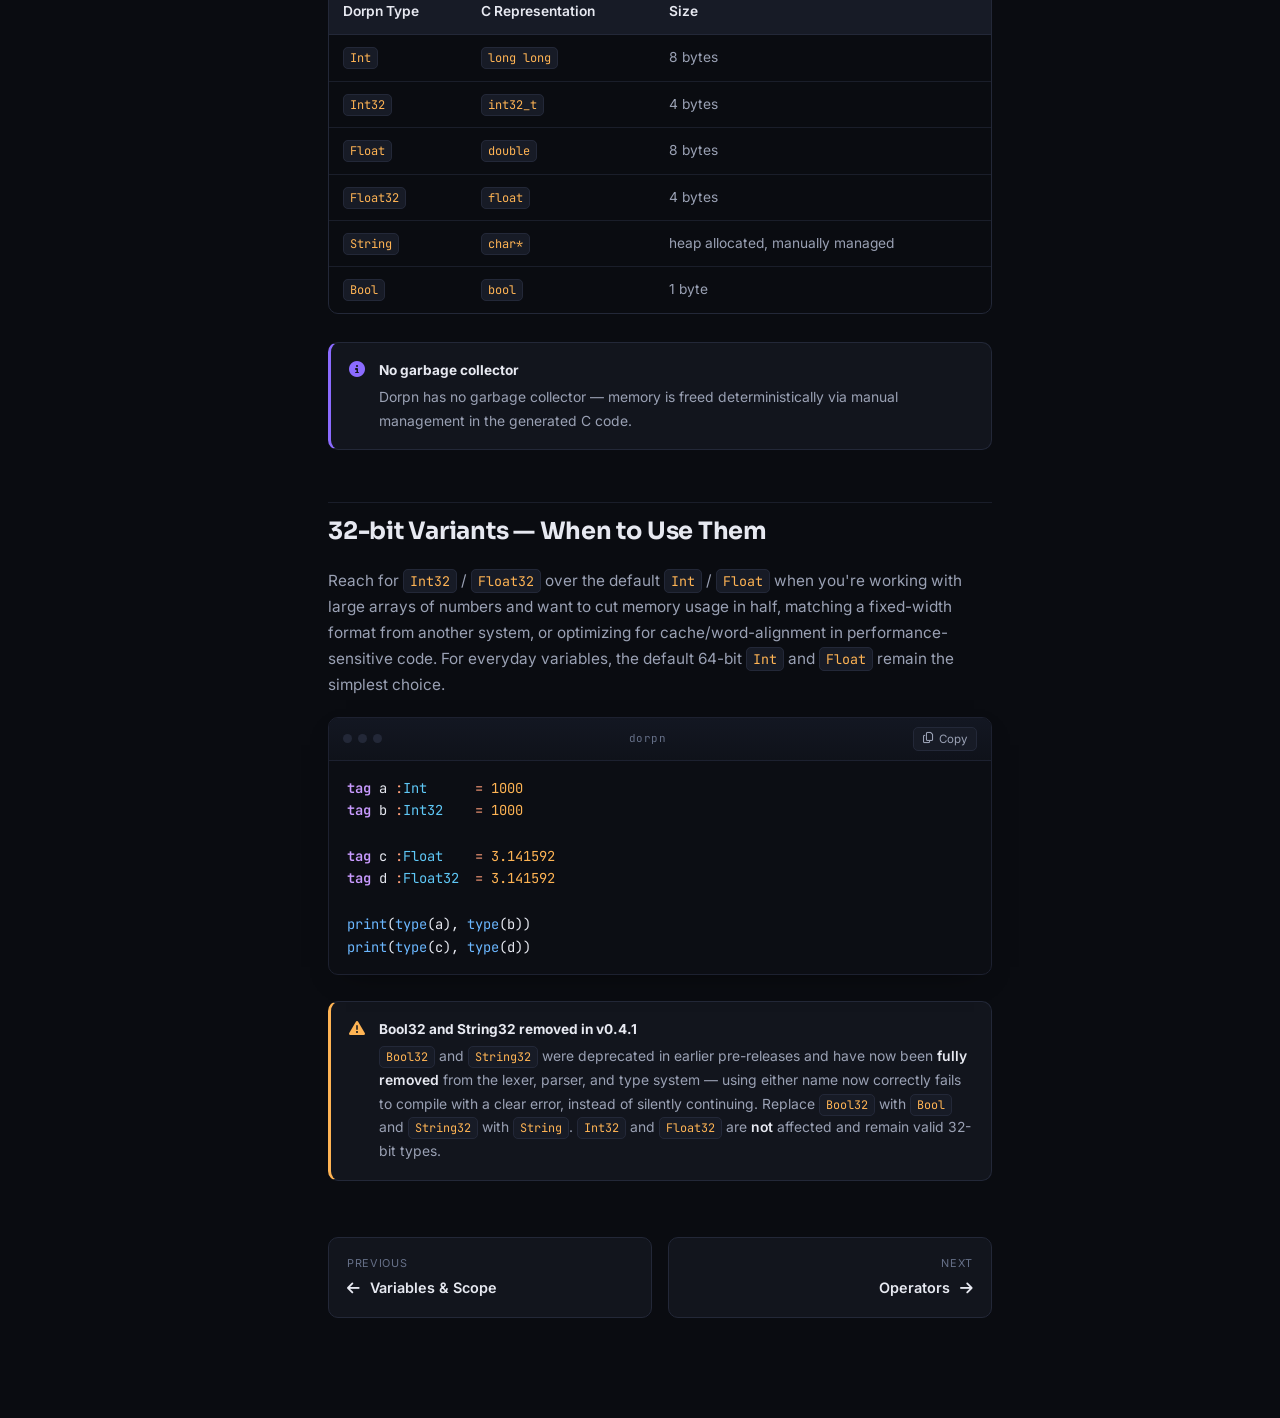
<file: docs/types.html>
<!DOCTYPE html>
<html lang="en">

<head>
  <meta charset="UTF-8">
  <meta name="viewport" content="width=device-width, initial-scale=1.0">
  <title>Type System — Dorpn Docs</title>
  <meta name="description"
    content="Dorpn's six built-in types: Int, Int32, Float, Float32, String, Bool — type annotations, inference, safety rules, and the underlying C memory model.">
  <link rel="icon" href="../dpn-file-light.png" type="image/png">
  <link rel="stylesheet" href="https://cdn.jsdelivr.net/npm/@fortawesome/fontawesome-free@6.5.1/css/all.min.css">
  <link rel="stylesheet" href="../css/style.css">
</head>

<body>
  <div class="bg-noise"></div>

  <header class="topnav">
    <button class="menu-toggle" aria-label="Toggle navigation"><i class="fa-solid fa-bars"></i></button>
    <a href="../index.html" class="brand"><span class="brand-mark"><img src="../dpn-file-light.png" alt="logo"></span>
      Dorpn <span class="brand-version">v0.4.1</span></a>
    <nav class="topnav-links">
      <a href="../index.html">Home</a>
      <a href="quickstart.html" class="active">Docs</a>
      <a href="functions.html">API Reference</a>
      <a href="faq.html">FAQ</a>
    </nav>
    <div class="nav-spacer"></div>
    <div class="nav-search">
      <i class="fa-solid fa-magnifying-glass"></i>
      <input type="text" id="doc-search-input" placeholder="Search docs..." autocomplete="off">
      <kbd>/</kbd>
      <div class="search-results" id="doc-search-results"></div>
    </div>
    <a class="btn-github" href="https://github.com/Dorpn-hub/Dorpn" target="_blank" rel="noopener"><i
        class="fa-brands fa-github"></i> GitHub</a>
  </header>
  <div class="sidebar-overlay"></div>

  <div class="docs-shell">
    <aside class="sidebar">
      <div class="side-group">
        <div class="side-group-title">Getting Started</div>
        <a class="side-link" href="quickstart.html"><i class="fa-solid fa-rocket"></i> Quickstart Guide</a>
      </div>
      <div class="side-group">
        <div class="side-group-title">Language Guide</div>
        <a class="side-link" href="variables.html"><i class="fa-solid fa-tag"></i> Variables & Scope</a>
        <a class="side-link active" href="types.html"><i class="fa-solid fa-shapes"></i> Type System</a>
        <a class="side-link" href="operators.html"><i class="fa-solid fa-calculator"></i> Operators</a>
      </div>
      <div class="side-group">
        <div class="side-group-title">API Reference</div>
        <a class="side-link" href="functions.html"><i class="fa-solid fa-cube"></i> Built-in Functions</a>
        <a class="side-link" href="methods.html"><i class="fa-solid fa-puzzle-piece"></i> Built-in Methods</a>
      </div>
      <div class="side-group">
        <div class="side-group-title">Help</div>
        <a class="side-link" href="changelog.html"><i class="fa-solid fa-clock-rotate-left"></i> Changelog</a>
        <a class="side-link" href="faq.html"><i class="fa-solid fa-circle-question"></i> FAQ</a>
        <a class="side-link" href="https://github.com/Dorpn-hub/Dorpn/releases" target="_blank" rel="noopener"><i
            class="fa-solid fa-download"></i> Releases</a>
      </div>
    </aside>

    <div class="content-col">
      <article>
        <span class="doc-eyebrow"><i class="fa-solid fa-shapes"></i> Language Guide</span>
        <h1>Type System</h1>
        <p class="lead">Six built-in types. Strict rules. Compile-time safety. Here's how Dorpn's static type system
          works, from annotations to the underlying C memory model.</p>

        <h2 id="core-types">Core Types</h2>
        <p>Dorpn has four primary types, plus 32-bit counterparts for the two numeric ones — six built-in types in
          total.</p>

        <div class="ref-card">
          <div class="ref-card-head"><span class="ref-sig">Int</span><span class="ref-badge type">Type</span></div>
          <div class="ref-body">
            <p><strong>Purpose:</strong> Whole numbers (positive, negative, or zero)</p>
            <p><strong>Characteristics:</strong> 64-bit signed integer, no decimal point</p>
            <p><strong>Examples:</strong> <code>42</code>, <code>-100</code>, <code>0</code>, <code>1_000_000</code></p>
          </div>
        </div>

        <div class="ref-card">
          <div class="ref-card-head"><span class="ref-sig">Int32</span><span class="ref-badge type">Type</span></div>
          <div class="ref-body">
            <p><strong>Purpose:</strong> The 32-bit counterpart to <code>Int</code> — a whole number with a smaller
              memory footprint</p>
            <p><strong>Characteristics:</strong> 32-bit signed integer; must be declared explicitly with
              <code>:Int32</code> — never inferred from a bare literal
            </p>
            <p><strong>Examples:</strong> <code>tag id :Int32 = 1000</code></p>
          </div>
        </div>

        <div class="ref-card">
          <div class="ref-card-head"><span class="ref-sig">Float</span><span class="ref-badge type">Type</span></div>
          <div class="ref-body">
            <p><strong>Purpose:</strong> Decimal numbers and scientific notation</p>
            <p><strong>Characteristics:</strong> Double-precision floating point, includes decimal point</p>
            <p><strong>Examples:</strong> <code>3.14</code>, <code>-2.5</code>, <code>0.0</code>, <code>1.23e-4</code>
            </p>
          </div>
        </div>

        <div class="ref-card">
          <div class="ref-card-head"><span class="ref-sig">Float32</span><span class="ref-badge type">Type</span></div>
          <div class="ref-body">
            <p><strong>Purpose:</strong> The 32-bit counterpart to <code>Float</code> — single-precision, smaller memory
              footprint</p>
            <p><strong>Characteristics:</strong> 32-bit floating point; must be declared explicitly with
              <code>:Float32</code> — never inferred from a bare literal
            </p>
            <p><strong>Examples:</strong> <code>tag ratio :Float32 = 1.5</code></p>
          </div>
        </div>

        <div class="ref-card">
          <div class="ref-card-head"><span class="ref-sig">String</span><span class="ref-badge type">Type</span></div>
          <div class="ref-body">
            <p><strong>Purpose:</strong> Text data and character sequences</p>
            <p><strong>Characteristics:</strong> UTF-8 encoded, mutable via methods, automatic memory management</p>
            <p><strong>Examples:</strong> <code>"hello"</code>, <code>"Line 1\nLine 2"</code>, <code>""</code> (empty)
            </p>
          </div>
        </div>

        <div class="ref-card">
          <div class="ref-card-head"><span class="ref-sig">Bool</span><span class="ref-badge type">Type</span></div>
          <div class="ref-body">
            <p><strong>Purpose:</strong> Logical/boolean values</p>
            <p><strong>Characteristics:</strong> Binary true/false state, used in conditions and logic</p>
            <p><strong>Values:</strong> Only <code>true</code> or <code>false</code> (case-sensitive)</p>
          </div>
        </div>

        <div class="callout note">
          <i class="fa-solid fa-circle-info"></i>
          <div>
            <div class="callout-title">Bool32 and String32 no longer exist</div>
            <div class="callout-body">Earlier pre-releases experimented with 32-bit
              <code>Bool32</code>/<code>String32</code> variants. They were removed in v0.4.1 — <code>Bool</code> and
              <code>String</code> are the only boolean/text types now. See <a class="inline-link"
                href="changelog.html">the Changelog</a> for details.
            </div>
          </div>
        </div>

        <h2 id="key-rules">Key Rules Summary</h2>

        <h3>Case sensitivity</h3>
        <div class="callout tip">
          <i class="fa-solid fa-check"></i>
          <div>
            <div class="callout-title">Correct</div>
            <div class="callout-body"><code>Int</code>, <code>Int32</code>, <code>Float</code>, <code>Float32</code>,
              <code>String</code>, <code>Bool</code>
            </div>
          </div>
        </div>
        <div class="callout danger">
          <i class="fa-solid fa-xmark"></i>
          <div>
            <div class="callout-title">Incorrect</div>
            <div class="callout-body"><code>int</code>, <code>int32</code>, <code>FLOAT</code>, <code>float32</code>,
              <code>string</code>, <code>BOOL</code>
            </div>
          </div>
        </div>

        <h3 id="annotations">Type annotations (optional)</h3>
        <p>You can optionally specify types explicitly (case-sensitive). The 32-bit variants are <strong>always</strong>
          written explicitly — there's no shorthand for them:</p>
        <div class="code-block">
          <div class="code-head">
            <div class="dots"><span></span><span></span><span></span></div><span class="lang-tag">dorpn</span><button
              class="copy-btn"><i class="fa-regular fa-copy"></i> Copy</button>
          </div>
          <pre><code class="lang-dorpn">tag score: Int = 100
tag userId: Int32 = 20481
tag temperature: Float = 36.6
tag ratio: Float32 = 1.5
tag greeting: String = "Hello"
tag is_ready: Bool = false</code></pre>
        </div>

        <h3 id="inference">Type inference</h3>
        <p>Dorpn automatically infers types from values when no annotation is given:</p>
        <ul>
          <li>Literal numbers without a decimal point → <code>Int</code></li>
          <li>Literal numbers with a decimal point → <code>Float</code></li>
          <li>Text in quotes → <code>String</code></li>
          <li><code>true</code>/<code>false</code> → <code>Bool</code></li>
        </ul>
        <div class="code-block">
          <div class="code-head">
            <div class="dots"><span></span><span></span><span></span></div><span class="lang-tag">dorpn</span><button
              class="copy-btn"><i class="fa-regular fa-copy"></i> Copy</button>
          </div>
          <pre><code class="lang-dorpn">tag x = 10           # Inferred as Int
tag y = 3.14         # Inferred as Float
tag z = "text"       # Inferred as String
tag flag = true      # Inferred as Bool</code></pre>
        </div>
        <div class="callout warn">
          <i class="fa-solid fa-triangle-exclamation"></i>
          <div>
            <div class="callout-title">Int32 and Float32 are never inferred</div>
            <div class="callout-body">A bare numeric literal always infers to <code>Int</code> or <code>Float</code>. If
              you want the 32-bit variant, you must annotate it explicitly — <code>tag x: Int32 = 10</code>, not
              <code>tag x = 10</code>.
            </div>
          </div>
        </div>

        <h2 id="safety">Type Safety & Promotion</h2>
        <p>Once declared or inferred, a variable's type cannot change. Mixed numeric operations promote <code>Int</code>
          to <code>Float</code>; combining any value with a <code>String</code> via <code>+</code> converts it to a
          string.</p>

        <h3>Numeric types working together</h3>
        <div class="code-block">
          <div class="code-head">
            <div class="dots"><span></span><span></span><span></span></div><span class="lang-tag">dorpn</span><button
              class="copy-btn"><i class="fa-regular fa-copy"></i> Copy</button>
          </div>
          <pre><code class="lang-dorpn">tag a = 5            # Int
tag b = 5.0          # Float
tag c = a + b        # Result: Float (10.0)

# Int and Float can work together
tag result = a * b   # Float (25.0)</code></pre>
        </div>

        <h3>Type safety violations</h3>
        <div class="code-block">
          <div class="code-head">
            <div class="dots"><span></span><span></span><span></span></div><span class="lang-tag">dorpn</span><button
              class="copy-btn"><i class="fa-regular fa-copy"></i> Copy</button>
          </div>
          <pre><code class="lang-dorpn">tag x: Int = "hello"  # ERROR: Type mismatch!

tag y = 10
y = 3.14     # ERROR: Int cannot become Float!

tag z: Int32 = 10
z = 10       # ERROR: Int cannot become Int32 — types must match exactly!</code></pre>
        </div>

        <div class="table-wrap">
          <table class="doc-table">
            <thead>
              <tr>
                <th>Rule</th>
                <th>Behavior</th>
              </tr>
            </thead>
            <tbody>
              <tr>
                <td>Division (<code>/</code>)</td>
                <td>Always returns <code>Float</code></td>
              </tr>
              <tr>
                <td>Floor division (<code>fld</code>)</td>
                <td>Always returns <code>Int</code></td>
              </tr>
              <tr>
                <td>Exponentiation (<code>**</code>)</td>
                <td>Always returns <code>Float</code></td>
              </tr>
              <tr>
                <td>String concatenation</td>
                <td>Uses the <code>+</code> operator</td>
              </tr>
              <tr>
                <td>String manipulation</td>
                <td>Uses <code>.method()</code> calls</td>
              </tr>
            </tbody>
          </table>
        </div>

        <h2 id="memory">Memory & Performance Notes</h2>
        <p>Every Dorpn type maps directly onto a native C type in the generated code — this is what gives Dorpn its
          performance profile. The 32-bit variants exist specifically to halve the footprint of the numeric types when
          you don't need the full 64-bit range or double precision.</p>
        <div class="table-wrap">
          <table class="doc-table">
            <thead>
              <tr>
                <th>Dorpn Type</th>
                <th>C Representation</th>
                <th>Size</th>
              </tr>
            </thead>
            <tbody>
              <tr>
                <td><code>Int</code></td>
                <td><code>long long</code></td>
                <td>8 bytes</td>
              </tr>
              <tr>
                <td><code>Int32</code></td>
                <td><code>int32_t</code></td>
                <td>4 bytes</td>
              </tr>
              <tr>
                <td><code>Float</code></td>
                <td><code>double</code></td>
                <td>8 bytes</td>
              </tr>
              <tr>
                <td><code>Float32</code></td>
                <td><code>float</code></td>
                <td>4 bytes</td>
              </tr>
              <tr>
                <td><code>String</code></td>
                <td><code>char*</code></td>
                <td>heap allocated, manually managed</td>
              </tr>
              <tr>
                <td><code>Bool</code></td>
                <td><code>bool</code></td>
                <td>1 byte</td>
              </tr>
            </tbody>
          </table>
        </div>
        <div class="callout note">
          <i class="fa-solid fa-circle-info"></i>
          <div>
            <div class="callout-title">No garbage collector</div>
            <div class="callout-body">Dorpn has no garbage collector — memory is freed deterministically via manual
              management in the generated C code.</div>
          </div>
        </div>

        <h2 id="variants">32-bit Variants — When to Use Them</h2>
        <p>Reach for <code>Int32</code> / <code>Float32</code> over the default <code>Int</code> / <code>Float</code>
          when you're working with large arrays of numbers and want to cut memory usage in half, matching a fixed-width
          format from another system, or optimizing for cache/word-alignment in performance-sensitive code. For everyday
          variables, the default 64-bit <code>Int</code> and <code>Float</code> remain the simplest choice.</p>
        <div class="code-block">
          <div class="code-head">
            <div class="dots"><span></span><span></span><span></span></div><span class="lang-tag">dorpn</span><button
              class="copy-btn"><i class="fa-regular fa-copy"></i> Copy</button>
          </div>
          <pre><code class="lang-dorpn">tag a :Int      = 1000
tag b :Int32    = 1000

tag c :Float    = 3.141592
tag d :Float32  = 3.141592

print(type(a), type(b))
print(type(c), type(d))</code></pre>
        </div>
        <div class="callout warn">
          <i class="fa-solid fa-triangle-exclamation"></i>
          <div>
            <div class="callout-title">Bool32 and String32 removed in v0.4.1</div>
            <div class="callout-body"><code>Bool32</code> and <code>String32</code> were deprecated in earlier
              pre-releases and have now been <strong>fully removed</strong> from the lexer, parser, and type system —
              using either name now correctly fails to compile with a clear error, instead of silently continuing.
              Replace <code>Bool32</code> with <code>Bool</code> and <code>String32</code> with <code>String</code>.
              <code>Int32</code> and <code>Float32</code> are <strong>not</strong> affected and remain valid 32-bit
              types.
            </div>
          </div>
        </div>

        <div class="doc-pagination">
          <a class="page-link prev" href="variables.html">
            <div class="pl-label">Previous</div>
            <div class="pl-title"><i class="fa-solid fa-arrow-left"></i> Variables & Scope</div>
          </a>
          <a class="page-link next" href="operators.html">
            <div class="pl-label">Next</div>
            <div class="pl-title">Operators <i class="fa-solid fa-arrow-right"></i></div>
          </a>
        </div>
      </article>
    </div>

    <aside class="toc">
      <div class="toc-title">On this page</div>
      <ul class="toc-list">
        <li><a href="#core-types">Core Types</a></li>
        <li><a href="#key-rules">Key Rules Summary</a></li>
        <li><a href="#annotations">Type Annotations</a></li>
        <li><a href="#inference">Type Inference</a></li>
        <li><a href="#safety">Type Safety</a></li>
        <li><a href="#memory">Memory & Performance</a></li>
        <li><a href="#variants">32-bit Variants</a></li>
      </ul>
    </aside>
  </div>

  <script src="../js/search-index.js"></script>
  <script src="../js/highlight.js"></script>
  <script src="../js/main.js"></script>
</body>

  </html>
</file>
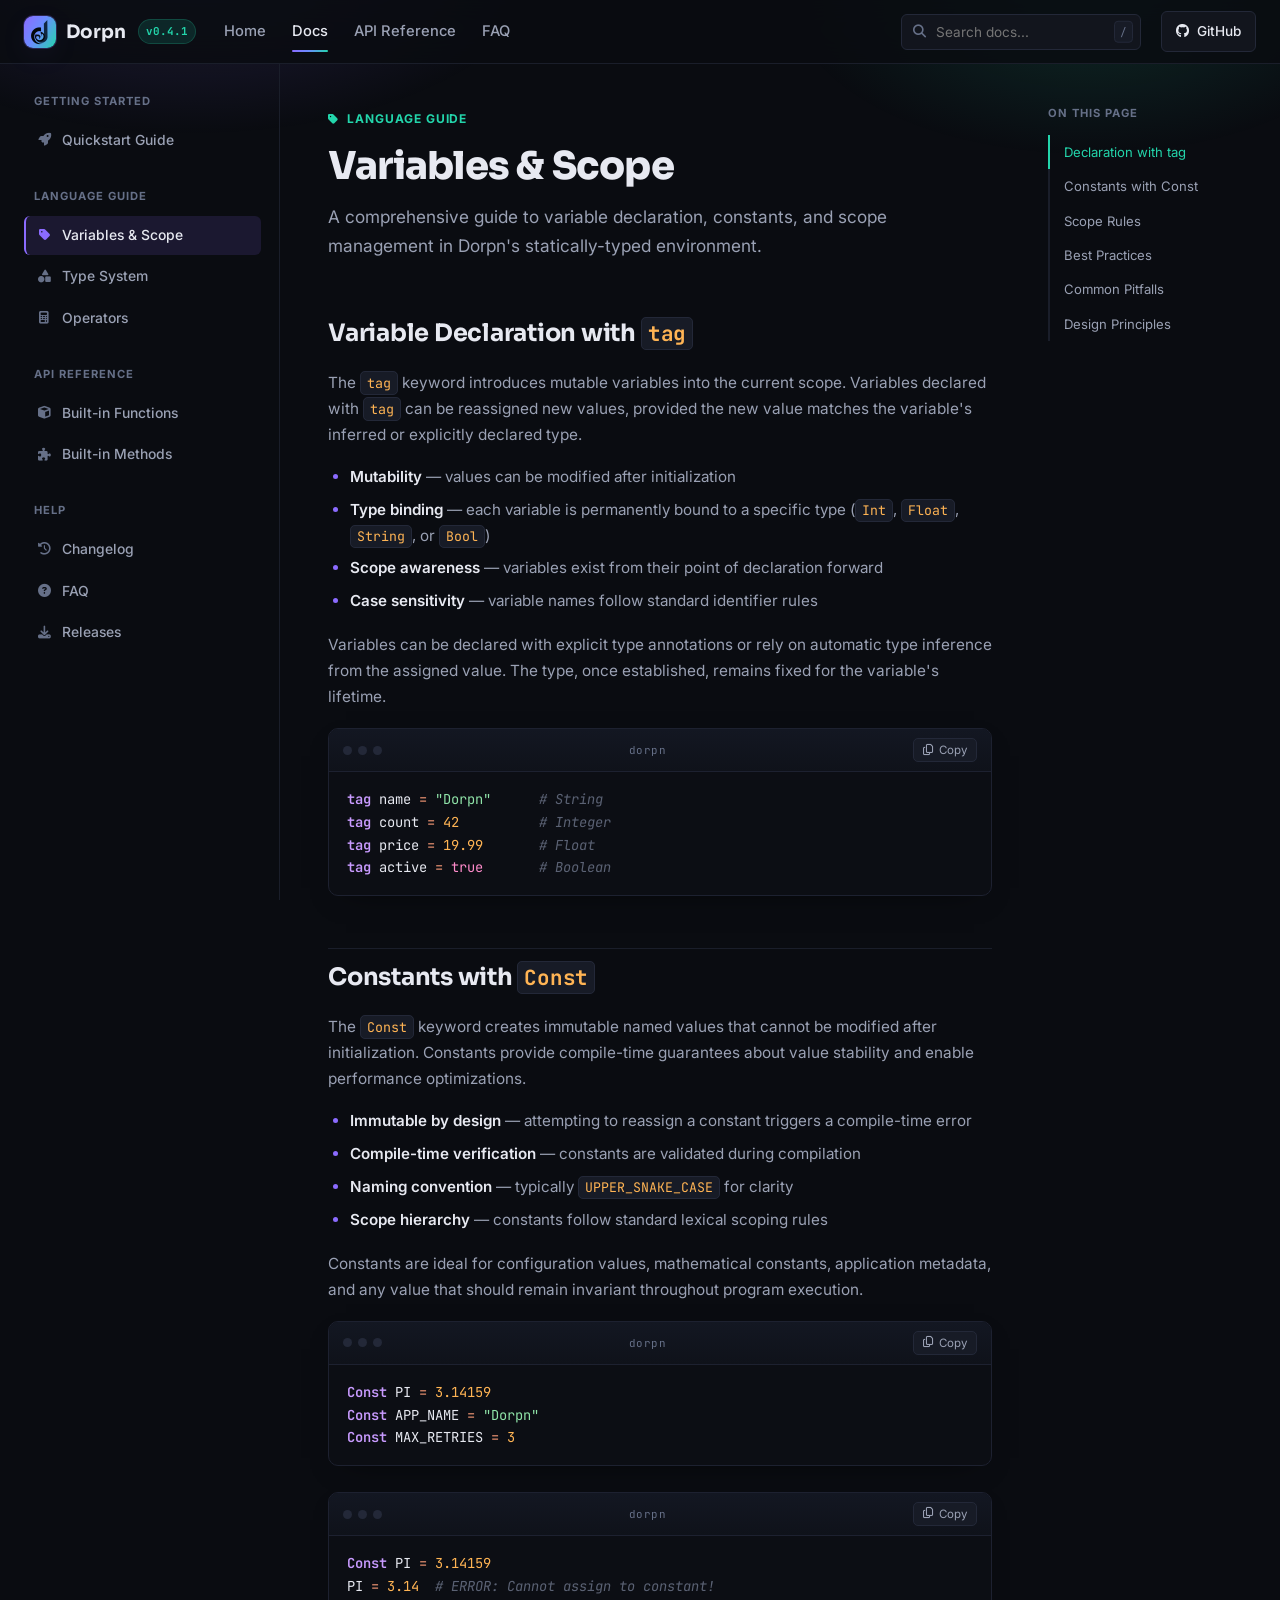
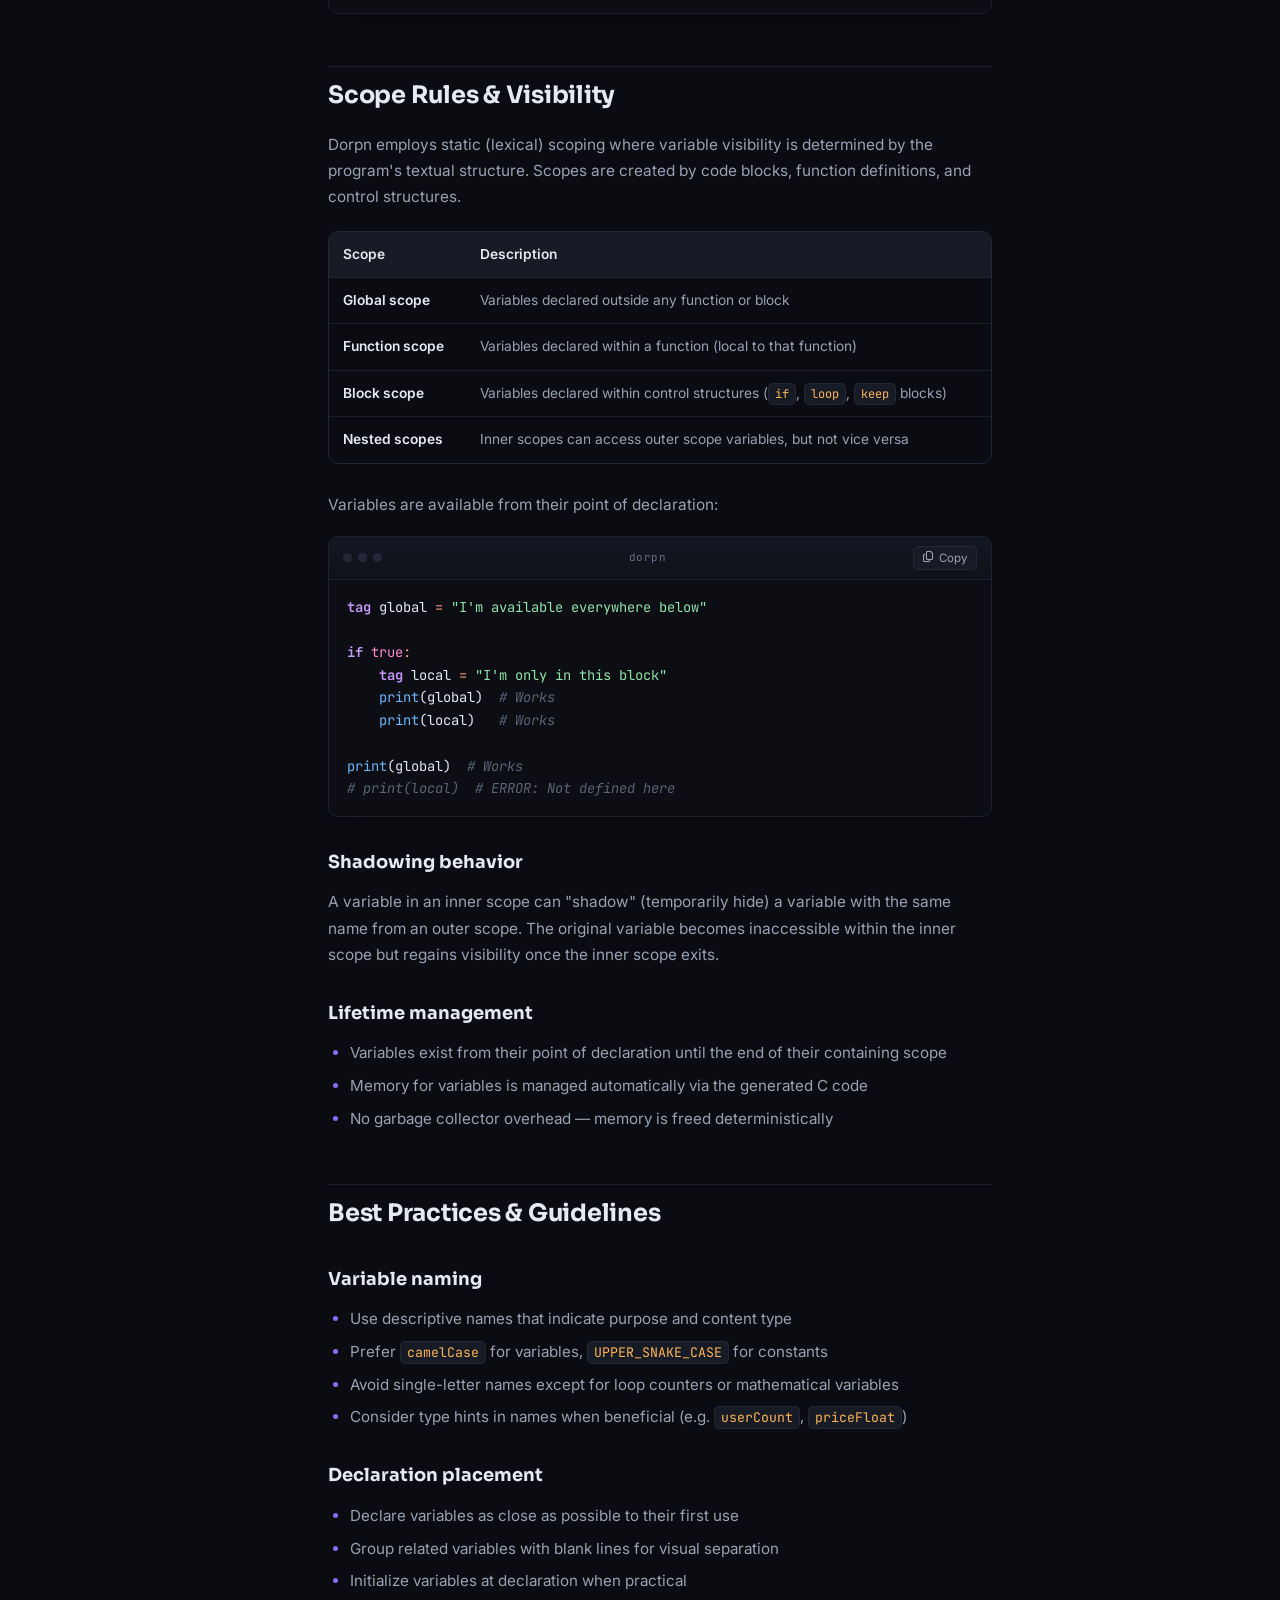
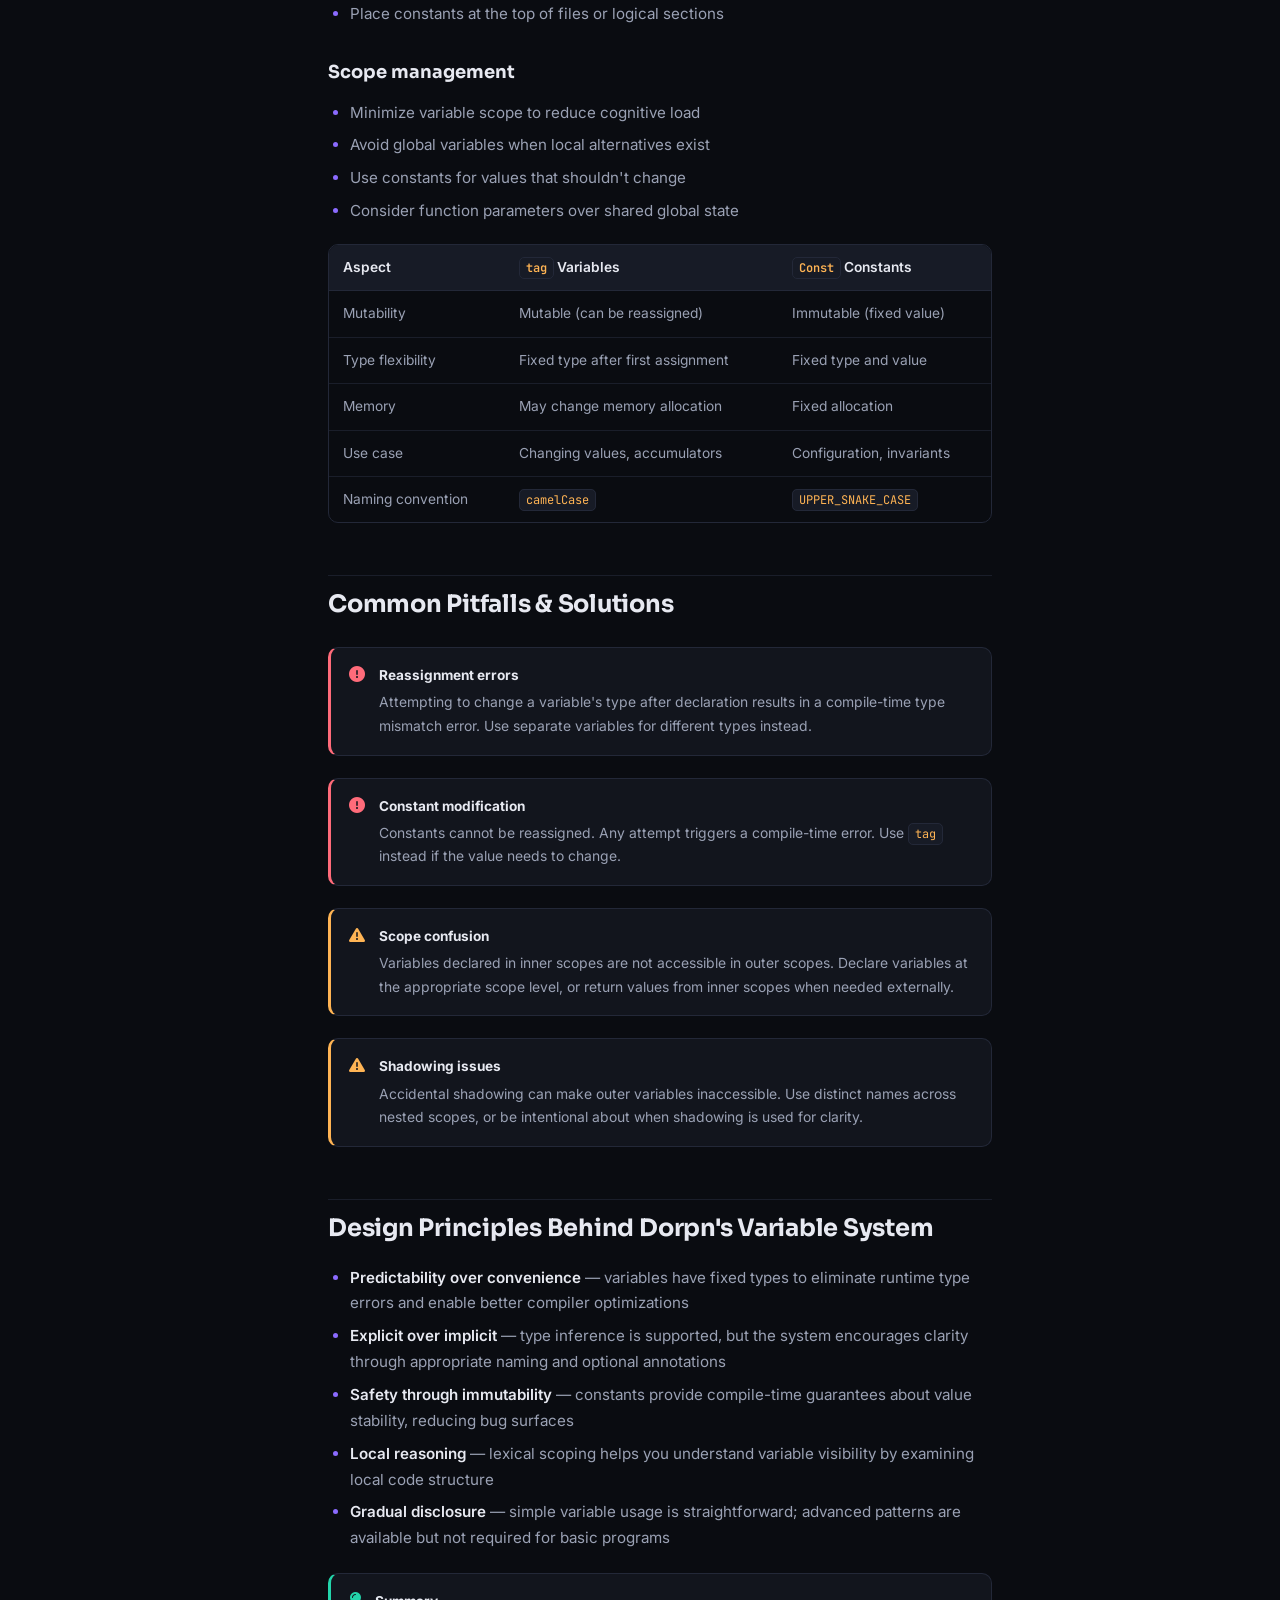
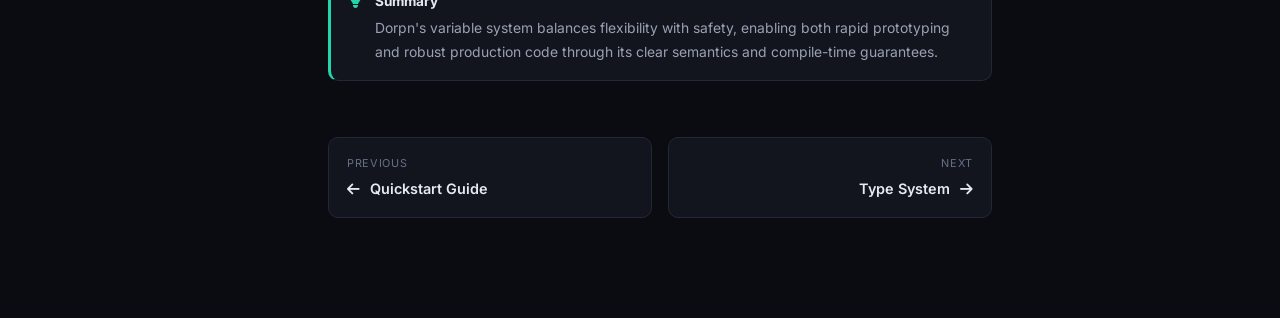
<file: docs/variables.html>
<!DOCTYPE html>
<html lang="en">

<head>
  <meta charset="UTF-8">
  <meta name="viewport" content="width=device-width, initial-scale=1.0">
  <title>Variables & Scope — Dorpn Docs</title>
  <meta name="description"
    content="Dorpn's variable system: tag declarations, Const immutability, lexical scoping, shadowing, and best practices.">
  <link rel="icon" href="../dpn-file-light.png" type="image/png">
  <link rel="stylesheet" href="https://cdn.jsdelivr.net/npm/@fortawesome/fontawesome-free@6.5.1/css/all.min.css">
  <link rel="stylesheet" href="../css/style.css">
</head>

<body>
  <div class="bg-noise"></div>

  <header class="topnav">
    <button class="menu-toggle" aria-label="Toggle navigation"><i class="fa-solid fa-bars"></i></button>
    <a href="../index.html" class="brand"><span class="brand-mark"><img src="../dpn-file-light.png" alt="logo"></span>
      Dorpn <span class="brand-version">v0.4.1</span></a>
    <nav class="topnav-links">
      <a href="../index.html">Home</a>
      <a href="quickstart.html" class="active">Docs</a>
      <a href="functions.html">API Reference</a>
      <a href="faq.html">FAQ</a>
    </nav>
    <div class="nav-spacer"></div>
    <div class="nav-search">
      <i class="fa-solid fa-magnifying-glass"></i>
      <input type="text" id="doc-search-input" placeholder="Search docs..." autocomplete="off">
      <kbd>/</kbd>
      <div class="search-results" id="doc-search-results"></div>
    </div>
    <a class="btn-github" href="https://github.com/Dorpn-hub/Dorpn" target="_blank" rel="noopener"><i
        class="fa-brands fa-github"></i> GitHub</a>
  </header>
  <div class="sidebar-overlay"></div>

  <div class="docs-shell">
    <aside class="sidebar">
      <div class="side-group">
        <div class="side-group-title">Getting Started</div>
        <a class="side-link" href="quickstart.html"><i class="fa-solid fa-rocket"></i> Quickstart Guide</a>
      </div>
      <div class="side-group">
        <div class="side-group-title">Language Guide</div>
        <a class="side-link active" href="variables.html"><i class="fa-solid fa-tag"></i> Variables &amp; Scope</a>
        <a class="side-link" href="types.html"><i class="fa-solid fa-shapes"></i> Type System</a>
        <a class="side-link" href="operators.html"><i class="fa-solid fa-calculator"></i> Operators</a>
      </div>
      <div class="side-group">
        <div class="side-group-title">API Reference</div>
        <a class="side-link" href="functions.html"><i class="fa-solid fa-cube"></i> Built-in Functions</a>
        <a class="side-link" href="methods.html"><i class="fa-solid fa-puzzle-piece"></i> Built-in Methods</a>
      </div>
      <div class="side-group">
        <div class="side-group-title">Help</div>
        <a class="side-link" href="changelog.html"><i class="fa-solid fa-clock-rotate-left"></i> Changelog</a>
        <a class="side-link" href="faq.html"><i class="fa-solid fa-circle-question"></i> FAQ</a>
        <a class="side-link" href="https://github.com/Dorpn-hub/Dorpn/releases" target="_blank" rel="noopener"><i
            class="fa-solid fa-download"></i> Releases</a>
      </div>
    </aside>

    <div class="content-col">
      <article>
        <span class="doc-eyebrow"><i class="fa-solid fa-tag"></i> Language Guide</span>
        <h1>Variables &amp; Scope</h1>
        <p class="lead">A comprehensive guide to variable declaration, constants, and scope management in Dorpn's
          statically-typed environment.</p>

        <h2 id="tag">Variable Declaration with <code>tag</code></h2>
        <p>The <code>tag</code> keyword introduces mutable variables into the current scope. Variables declared with
          <code>tag</code> can be reassigned new values, provided the new value matches the variable's inferred or
          explicitly declared type.
        </p>
        <ul>
          <li><strong>Mutability</strong> — values can be modified after initialization</li>
          <li><strong>Type binding</strong> — each variable is permanently bound to a specific type (<code>Int</code>,
            <code>Float</code>, <code>String</code>, or <code>Bool</code>)
          </li>
          <li><strong>Scope awareness</strong> — variables exist from their point of declaration forward</li>
          <li><strong>Case sensitivity</strong> — variable names follow standard identifier rules</li>
        </ul>
        <p>Variables can be declared with explicit type annotations or rely on automatic type inference from the
          assigned value. The type, once established, remains fixed for the variable's lifetime.</p>
        <div class="code-block">
          <div class="code-head">
            <div class="dots"><span></span><span></span><span></span></div><span class="lang-tag">dorpn</span><button
              class="copy-btn"><i class="fa-regular fa-copy"></i> Copy</button>
          </div>
          <pre><code class="lang-dorpn">tag name = "Dorpn"      # String
tag count = 42          # Integer
tag price = 19.99       # Float
tag active = true       # Boolean</code></pre>
        </div>

        <h2 id="const">Constants with <code>Const</code></h2>
        <p>The <code>Const</code> keyword creates immutable named values that cannot be modified after initialization.
          Constants provide compile-time guarantees about value stability and enable performance optimizations.</p>
        <ul>
          <li><strong>Immutable by design</strong> — attempting to reassign a constant triggers a compile-time error
          </li>
          <li><strong>Compile-time verification</strong> — constants are validated during compilation</li>
          <li><strong>Naming convention</strong> — typically <code>UPPER_SNAKE_CASE</code> for clarity</li>
          <li><strong>Scope hierarchy</strong> — constants follow standard lexical scoping rules</li>
        </ul>
        <p>Constants are ideal for configuration values, mathematical constants, application metadata, and any value
          that should remain invariant throughout program execution.</p>
        <div class="code-block">
          <div class="code-head">
            <div class="dots"><span></span><span></span><span></span></div><span class="lang-tag">dorpn</span><button
              class="copy-btn"><i class="fa-regular fa-copy"></i> Copy</button>
          </div>
          <pre><code class="lang-dorpn">Const PI = 3.14159
Const APP_NAME = "Dorpn"
Const MAX_RETRIES = 3</code></pre>
        </div>
        <div class="code-block">
          <div class="code-head">
            <div class="dots"><span></span><span></span><span></span></div><span class="lang-tag">dorpn</span><button
              class="copy-btn"><i class="fa-regular fa-copy"></i> Copy</button>
          </div>
          <pre><code class="lang-dorpn">Const PI = 3.14159
PI = 3.14  # ERROR: Cannot assign to constant!</code></pre>
        </div>

        <h2 id="scope">Scope Rules &amp; Visibility</h2>
        <p>Dorpn employs static (lexical) scoping where variable visibility is determined by the program's textual
          structure. Scopes are created by code blocks, function definitions, and control structures.</p>

        <div class="table-wrap">
          <table class="doc-table">
            <thead>
              <tr>
                <th>Scope</th>
                <th>Description</th>
              </tr>
            </thead>
            <tbody>
              <tr>
                <td><strong>Global scope</strong></td>
                <td>Variables declared outside any function or block</td>
              </tr>
              <tr>
                <td><strong>Function scope</strong></td>
                <td>Variables declared within a function (local to that function)</td>
              </tr>
              <tr>
                <td><strong>Block scope</strong></td>
                <td>Variables declared within control structures (<code>if</code>, <code>loop</code>, <code>keep</code>
                  blocks)</td>
              </tr>
              <tr>
                <td><strong>Nested scopes</strong></td>
                <td>Inner scopes can access outer scope variables, but not vice versa</td>
              </tr>
            </tbody>
          </table>
        </div>

        <p>Variables are available from their point of declaration:</p>
        <div class="code-block">
          <div class="code-head">
            <div class="dots"><span></span><span></span><span></span></div><span class="lang-tag">dorpn</span><button
              class="copy-btn"><i class="fa-regular fa-copy"></i> Copy</button>
          </div>
          <pre><code class="lang-dorpn">tag global = "I'm available everywhere below"

if true:
    tag local = "I'm only in this block"
    print(global)  # Works
    print(local)   # Works

print(global)  # Works
# print(local)  # ERROR: Not defined here</code></pre>
        </div>

        <h3>Shadowing behavior</h3>
        <p>A variable in an inner scope can "shadow" (temporarily hide) a variable with the same name from an outer
          scope. The original variable becomes inaccessible within the inner scope but regains visibility once the inner
          scope exits.</p>

        <h3>Lifetime management</h3>
        <ul>
          <li>Variables exist from their point of declaration until the end of their containing scope</li>
          <li>Memory for variables is managed automatically via the generated C code</li>
          <li>No garbage collector overhead — memory is freed deterministically</li>
        </ul>

        <h2 id="best-practices">Best Practices &amp; Guidelines</h2>

        <h3>Variable naming</h3>
        <ul>
          <li>Use descriptive names that indicate purpose and content type</li>
          <li>Prefer <code>camelCase</code> for variables, <code>UPPER_SNAKE_CASE</code> for constants</li>
          <li>Avoid single-letter names except for loop counters or mathematical variables</li>
          <li>Consider type hints in names when beneficial (e.g. <code>userCount</code>, <code>priceFloat</code>)</li>
        </ul>

        <h3>Declaration placement</h3>
        <ul>
          <li>Declare variables as close as possible to their first use</li>
          <li>Group related variables with blank lines for visual separation</li>
          <li>Initialize variables at declaration when practical</li>
          <li>Place constants at the top of files or logical sections</li>
        </ul>

        <h3>Scope management</h3>
        <ul>
          <li>Minimize variable scope to reduce cognitive load</li>
          <li>Avoid global variables when local alternatives exist</li>
          <li>Use constants for values that shouldn't change</li>
          <li>Consider function parameters over shared global state</li>
        </ul>

        <div class="table-wrap">
          <table class="doc-table">
            <thead>
              <tr>
                <th>Aspect</th>
                <th><code>tag</code> Variables</th>
                <th><code>Const</code> Constants</th>
              </tr>
            </thead>
            <tbody>
              <tr>
                <td>Mutability</td>
                <td>Mutable (can be reassigned)</td>
                <td>Immutable (fixed value)</td>
              </tr>
              <tr>
                <td>Type flexibility</td>
                <td>Fixed type after first assignment</td>
                <td>Fixed type and value</td>
              </tr>
              <tr>
                <td>Memory</td>
                <td>May change memory allocation</td>
                <td>Fixed allocation</td>
              </tr>
              <tr>
                <td>Use case</td>
                <td>Changing values, accumulators</td>
                <td>Configuration, invariants</td>
              </tr>
              <tr>
                <td>Naming convention</td>
                <td><code>camelCase</code></td>
                <td><code>UPPER_SNAKE_CASE</code></td>
              </tr>
            </tbody>
          </table>
        </div>

        <h2 id="pitfalls">Common Pitfalls &amp; Solutions</h2>

        <div class="callout danger">
          <i class="fa-solid fa-circle-exclamation"></i>
          <div>
            <div class="callout-title">Reassignment errors</div>
            <div class="callout-body">Attempting to change a variable's type after declaration results in a compile-time
              type mismatch error. Use separate variables for different types instead.</div>
          </div>
        </div>
        <div class="callout danger">
          <i class="fa-solid fa-circle-exclamation"></i>
          <div>
            <div class="callout-title">Constant modification</div>
            <div class="callout-body">Constants cannot be reassigned. Any attempt triggers a compile-time error. Use
              <code>tag</code> instead if the value needs to change.
            </div>
          </div>
        </div>
        <div class="callout warn">
          <i class="fa-solid fa-triangle-exclamation"></i>
          <div>
            <div class="callout-title">Scope confusion</div>
            <div class="callout-body">Variables declared in inner scopes are not accessible in outer scopes. Declare
              variables at the appropriate scope level, or return values from inner scopes when needed externally.</div>
          </div>
        </div>
        <div class="callout warn">
          <i class="fa-solid fa-triangle-exclamation"></i>
          <div>
            <div class="callout-title">Shadowing issues</div>
            <div class="callout-body">Accidental shadowing can make outer variables inaccessible. Use distinct names
              across nested scopes, or be intentional about when shadowing is used for clarity.</div>
          </div>
        </div>

        <h2 id="design">Design Principles Behind Dorpn's Variable System</h2>
        <ul>
          <li><strong>Predictability over convenience</strong> — variables have fixed types to eliminate runtime type
            errors and enable better compiler optimizations</li>
          <li><strong>Explicit over implicit</strong> — type inference is supported, but the system encourages clarity
            through appropriate naming and optional annotations</li>
          <li><strong>Safety through immutability</strong> — constants provide compile-time guarantees about value
            stability, reducing bug surfaces</li>
          <li><strong>Local reasoning</strong> — lexical scoping helps you understand variable visibility by examining
            local code structure</li>
          <li><strong>Gradual disclosure</strong> — simple variable usage is straightforward; advanced patterns are
            available but not required for basic programs</li>
        </ul>

        <div class="callout tip">
          <i class="fa-solid fa-lightbulb"></i>
          <div>
            <div class="callout-title">Summary</div>
            <div class="callout-body">Dorpn's variable system balances flexibility with safety, enabling both rapid
              prototyping and robust production code through its clear semantics and compile-time guarantees.</div>
          </div>
        </div>

        <div class="doc-pagination">
          <a class="page-link prev" href="quickstart.html">
            <div class="pl-label">Previous</div>
            <div class="pl-title"><i class="fa-solid fa-arrow-left"></i> Quickstart Guide</div>
          </a>
          <a class="page-link next" href="types.html">
            <div class="pl-label">Next</div>
            <div class="pl-title">Type System <i class="fa-solid fa-arrow-right"></i></div>
          </a>
        </div>
      </article>
    </div>

    <aside class="toc">
      <div class="toc-title">On this page</div>
      <ul class="toc-list">
        <li><a href="#tag">Declaration with tag</a></li>
        <li><a href="#const">Constants with Const</a></li>
        <li><a href="#scope">Scope Rules</a></li>
        <li><a href="#best-practices">Best Practices</a></li>
        <li><a href="#pitfalls">Common Pitfalls</a></li>
        <li><a href="#design">Design Principles</a></li>
      </ul>
    </aside>
  </div>

  <script src="../js/search-index.js"></script>
  <script src="../js/highlight.js"></script>
  <script src="../js/main.js"></script>
</body>

</html>
</file>
<file: css/style.css>
/* ==========================================================================
   Dorpn Documentation — Design System
   ========================================================================== */

@import url('https://fonts.googleapis.com/css2?family=Sora:wght@400;500;600;700;800&family=Inter:wght@400;500;600;700&family=JetBrains+Mono:wght@400;500;600&display=swap');

:root{
  --bg:            #0a0c11;
  --bg-soft:       #0d1017;
  --surface:       #12151d;
  --surface-2:     #171b26;
  --border:        #232838;
  --border-soft:   #1a1e2a;
  --text:          #e7e9f1;
  --text-dim:      #9aa1b4;
  --text-faint:    #667088;

  --accent:        #8b6bff;
  --accent-soft:   #8b6bff22;
  --accent-2:      #23d5ab;
  --accent-2-soft: #23d5ab22;
  --accent-3:      #ffb454;
  --accent-3-soft: #ffb45422;
  --danger:        #ff6b7a;

  --gradient: linear-gradient(120deg, #8b6bff 0%, #6b8bff 45%, #23d5ab 100%);

  --code-bg:       #0c0e14;
  --code-border:   #1d2130;

  --radius-sm: 6px;
  --radius: 10px;
  --radius-lg: 16px;

  --shadow-lg: 0 20px 60px -20px rgba(0,0,0,.6);
  --shadow-glow: 0 0 0 1px rgba(139,107,255,.25), 0 8px 30px -10px rgba(139,107,255,.35);

  --font-display: 'Sora', 'Inter', sans-serif;
  --font-body: 'Inter', sans-serif;
  --font-mono: 'JetBrains Mono', monospace;

  --nav-h: 64px;
  --sidebar-w: 280px;
  --toc-w: 240px;
}

*{ box-sizing: border-box; }
html{ scroll-behavior: smooth; }
body{
  margin:0;
  background: var(--bg);
  color: var(--text);
  font-family: var(--font-body);
  font-weight: 400;
  line-height: 1.7;
  -webkit-font-smoothing: antialiased;
}
img{ max-width:100%; display:block; }
a{ color: inherit; text-decoration:none; }
ul{ margin:0; padding:0; list-style:none; }

/* subtle background grid/glow used on hero & panels */
.bg-noise{
  position: fixed; inset:0; pointer-events:none; z-index:0;
  background:
    radial-gradient(600px 300px at 15% -5%, rgba(139,107,255,.18), transparent 60%),
    radial-gradient(500px 260px at 85% 0%, rgba(35,213,171,.14), transparent 60%);
}

/* ==========================================================================
   Top Navigation
   ========================================================================== */
.topnav{
  position: sticky; top:0; z-index: 100;
  height: var(--nav-h);
  display:flex; align-items:center; gap:20px;
  padding: 0 24px;
  background: rgba(10,12,17,.85);
  backdrop-filter: blur(14px);
  border-bottom: 1px solid var(--border-soft);
}
.topnav .brand{
  display:flex; align-items:center; gap:10px;
  font-family: var(--font-display); font-weight:700; font-size:1.15rem;
  color: var(--text); white-space:nowrap;
}
.brand-mark{
  width:32px; height:32px; border-radius:9px;
  background: var(--gradient);
  display:flex; align-items:center; justify-content:center;
  font-family: var(--font-mono); font-weight:700; color:#0a0c11; font-size:.95rem;
  box-shadow: var(--shadow-glow);
}
.brand-version{
  font-family: var(--font-mono); font-size:.68rem; color: var(--accent-2);
  background: var(--accent-2-soft); border:1px solid #23d5ab33;
  padding: 2px 7px; border-radius:20px; margin-left:2px;
}
.menu-toggle{
  display:none; background:none; border:none; color:var(--text); font-size:1.3rem; cursor:pointer;
  padding:6px;
}
.topnav-links{
  display:flex; align-items:center; gap:26px; margin-left: 8px;
  font-size:.92rem; color: var(--text-dim); font-weight:500;
}
.topnav-links a{ transition: color .15s; position:relative; padding: 6px 0; }
.topnav-links a:hover, .topnav-links a.active{ color: var(--text); }
.topnav-links a.active::after{
  content:''; position:absolute; left:0; right:0; bottom:-2px; height:2px; border-radius:2px;
  background: var(--gradient);
}
.nav-spacer{ flex:1; }

.nav-search{
  position:relative; width: 240px;
}
.nav-search input{
  width:100%; background: var(--surface); border:1px solid var(--border);
  color: var(--text); font-family: var(--font-body); font-size:.85rem;
  padding: 9px 12px 9px 34px; border-radius: var(--radius-sm);
  transition: border-color .15s, box-shadow .15s;
}
.nav-search input:focus{ outline:none; border-color: var(--accent); box-shadow: 0 0 0 3px var(--accent-soft); }
.nav-search i.fa-magnifying-glass{
  position:absolute; left:12px; top:50%; transform:translateY(-50%); color: var(--text-faint); font-size:.82rem;
}
.nav-search kbd{
  position:absolute; right:8px; top:50%; transform:translateY(-50%);
  font-family: var(--font-mono); font-size:.68rem; color: var(--text-faint);
  border:1px solid var(--border); border-radius:4px; padding:1px 5px; background: var(--surface-2);
}
.search-results{
  position:absolute; top: calc(100% + 8px); left:0; right:0;
  background: var(--surface); border:1px solid var(--border); border-radius: var(--radius);
  box-shadow: var(--shadow-lg); max-height: 360px; overflow-y:auto; z-index: 200; display:none;
}
.search-results.open{ display:block; }
.search-results a{ display:block; padding:10px 14px; border-bottom:1px solid var(--border-soft); }
.search-results a:last-child{ border-bottom:none; }
.search-results a:hover{ background: var(--surface-2); }
.search-results .sr-title{ font-size:.86rem; font-weight:600; color: var(--text); }
.search-results .sr-crumb{ font-size:.72rem; color: var(--text-faint); margin-top:2px; }
.search-empty{ padding:16px; font-size:.82rem; color: var(--text-faint); text-align:center; }

.btn-github{
  display:flex; align-items:center; gap:8px;
  border:1px solid var(--border); border-radius: var(--radius-sm);
  padding: 8px 14px; font-size:.85rem; font-weight:500; color: var(--text);
  background: var(--surface); transition: all .15s;
}
.btn-github:hover{ border-color: var(--accent); background: var(--surface-2); }

/* ==========================================================================
   Docs Shell Layout
   ========================================================================== */
.docs-shell{ display:flex; max-width: 1440px; margin: 0 auto; position:relative; z-index:95; }

.sidebar{
  width: var(--sidebar-w); flex-shrink:0;
  position: sticky; top: var(--nav-h); height: calc(100vh - var(--nav-h));
  overflow-y:auto; padding: 28px 18px 60px 24px;
  border-right: 1px solid var(--border-soft);
}
.sidebar::-webkit-scrollbar{ width:6px; }
.sidebar::-webkit-scrollbar-thumb{ background: var(--border); border-radius:3px; }

.side-group{ margin-bottom: 26px; }
.side-group-title{
  font-size:.7rem; letter-spacing:.09em; text-transform:uppercase; font-weight:700;
  color: var(--text-faint); margin-bottom: 10px; padding-left: 10px;
}
.side-link{
  display:flex; align-items:center; gap:10px;
  padding: 8px 10px; border-radius: var(--radius-sm); font-size:.87rem; color: var(--text-dim);
  font-weight:500; transition: all .12s; border-left: 2px solid transparent; margin-bottom:2px;
}
.side-link i{ width:16px; text-align:center; font-size:.8rem; color: var(--text-faint); }
.side-link:hover{ background: var(--surface); color: var(--text); }
.side-link.active{
  background: var(--accent-soft); color: var(--text); border-left-color: var(--accent);
}
.side-link.active i{ color: var(--accent); }

.content-col{ flex:1; min-width:0; padding: 40px 48px 100px; max-width: 860px; }

.toc{
  width: var(--toc-w); flex-shrink:0;
  position: sticky; top: var(--nav-h); height: calc(100vh - var(--nav-h));
  overflow-y:auto; padding: 40px 24px 40px 8px;
}
.toc-title{ font-size:.7rem; letter-spacing:.09em; text-transform:uppercase; font-weight:700; color: var(--text-faint); margin-bottom:12px; }
.toc-list a{
  display:block; padding: 6px 0 6px 14px; font-size:.82rem; color: var(--text-dim);
  border-left: 2px solid var(--border-soft); transition: all .12s;
}
.toc-list a:hover{ color: var(--text); border-left-color: var(--text-dim); }
.toc-list a.active{ color: var(--accent-2); border-left-color: var(--accent-2); }
.toc-list a.toc-h3{ padding-left: 26px; font-size:.78rem; }

/* ==========================================================================
   Article Typography
   ========================================================================== */
.doc-eyebrow{
  display:inline-flex; align-items:center; gap:8px; font-size:.75rem; font-weight:700;
  letter-spacing:.08em; text-transform:uppercase; color: var(--accent-2); margin-bottom:14px;
}
.doc-eyebrow i{ font-size:.7rem; }

article h1{
  font-family: var(--font-display); font-size: 2.4rem; font-weight:800; letter-spacing:-.02em;
  margin: 0 0 14px; line-height:1.15;
}
article > p.lead{ font-size:1.08rem; color: var(--text-dim); margin-bottom: 30px; max-width: 640px; }

article h2{
  font-family: var(--font-display); font-size:1.5rem; font-weight:700; letter-spacing:-.01em;
  margin: 52px 0 16px; padding-top: 8px; border-top: 1px solid var(--border-soft);
  scroll-margin-top: 90px;
}
article h1 + p + h2, article > h2:first-of-type{ border-top:none; padding-top:0; }
article h3{
  font-family: var(--font-display); font-size:1.12rem; font-weight:700; margin: 30px 0 12px;
  scroll-margin-top: 90px; color: var(--text);
}
article h3 code{ font-size: .95em; }
article p{ color: var(--text-dim); margin: 0 0 16px; font-size: .96rem; }
article strong{ color: var(--text); font-weight:600; }
article ul, article ol{ margin: 0 0 18px; padding-left: 22px; color: var(--text-dim); font-size:.95rem; }
article ul{ list-style: disc; }
article ol{ list-style: decimal; }
article li{ margin-bottom: 7px; }
article li::marker{ color: var(--accent); }
article a.inline-link{ color: var(--accent-2); border-bottom:1px solid transparent; }
article a.inline-link:hover{ border-bottom-color: var(--accent-2); }

article code:not(pre code){
  font-family: var(--font-mono); background: var(--surface-2); color: var(--accent-3);
  padding: 2px 6px; border-radius: 5px; font-size: .87em; border:1px solid var(--border);
}

hr.doc-sep{ border:none; border-top:1px solid var(--border-soft); margin: 40px 0; }

/* ==========================================================================
   Code Blocks
   ========================================================================== */
.code-block{
  position: relative; margin: 18px 0 26px; border-radius: var(--radius);
  border: 1px solid var(--code-border); background: var(--code-bg); overflow:hidden;
  box-shadow: 0 10px 30px -18px rgba(0,0,0,.7);
}
.code-block .code-head{
  display:flex; align-items:center; justify-content:space-between;
  padding: 9px 14px; background: linear-gradient(180deg, #131722, #0f121a);
  border-bottom: 1px solid var(--code-border);
}
.code-head .dots{ display:flex; gap:6px; }
.code-head .dots span{ width:9px; height:9px; border-radius:50%; background: var(--border); }
.code-head .lang-tag{ font-family: var(--font-mono); font-size:.68rem; color: var(--text-faint); letter-spacing:.05em; }
.copy-btn{
  background: var(--surface-2); border:1px solid var(--border); color: var(--text-dim);
  font-size:.72rem; padding:4px 9px; border-radius: 5px; cursor:pointer; display:flex; align-items:center; gap:6px;
  transition: all .15s; font-family: var(--font-body);
}
.copy-btn:hover{ color: var(--text); border-color: var(--accent); }
.copy-btn.copied{ color: var(--accent-2); border-color: var(--accent-2); }

pre{
  margin:0; padding: 16px 18px; overflow-x:auto; font-family: var(--font-mono);
  font-size: .86rem; line-height:1.65;
}
pre::-webkit-scrollbar{ height:6px; }
pre::-webkit-scrollbar-thumb{ background: var(--border); border-radius:3px; }
code{ font-family: var(--font-mono); }

/* Dorpn syntax highlight token colors */
.tok-kw{ color:#c99bff; font-weight:600; }
.tok-type{ color:#5fc8f7; }
.tok-str{ color:#8fe3a8; }
.tok-num{ color:#ffb454; }
.tok-com{ color:#5b6274; font-style: italic; }
.tok-fn{ color:#6bb7ff; }
.tok-op{ color:#ff9f7a; }
.tok-const{ color:#ffb454; }
.tok-bool{ color:#ff8bcb; }

.output-block{
  margin: -8px 0 26px; padding: 12px 18px; border-radius: 0 0 var(--radius) var(--radius);
  border: 1px solid var(--code-border); border-top:none; background: #090b10;
}
.output-block .out-label{ font-family: var(--font-mono); font-size:.66rem; color: var(--accent-2); letter-spacing:.08em; margin-bottom:6px; display:block; text-transform:uppercase;}
.output-block pre{ padding:0; color: var(--text-dim); }

/* ==========================================================================
   Callouts
   ========================================================================== */
.callout{
  display:flex; gap:14px; padding: 16px 18px; border-radius: var(--radius);
  border: 1px solid var(--border); background: var(--surface); margin: 22px 0;
}
.callout i{ font-size:1rem; margin-top:2px; }
.callout .callout-title{ font-weight:700; font-size:.85rem; margin-bottom:4px; color: var(--text); }
.callout .callout-body{ font-size:.87rem; color: var(--text-dim); }
.callout .callout-body code{ font-size:.85em; }
.callout.note{ border-left: 3px solid var(--accent); }
.callout.note i{ color: var(--accent); }
.callout.warn{ border-left: 3px solid var(--accent-3); }
.callout.warn i{ color: var(--accent-3); }
.callout.danger{ border-left: 3px solid var(--danger); }
.callout.danger i{ color: var(--danger); }
.callout.tip{ border-left: 3px solid var(--accent-2); }
.callout.tip i{ color: var(--accent-2); }

/* ==========================================================================
   Tables
   ========================================================================== */
.table-wrap{ overflow-x:auto; margin: 20px 0 28px; border:1px solid var(--border); border-radius: var(--radius); }
table.doc-table{ width:100%; border-collapse: collapse; font-size:.86rem; min-width: 560px; }
table.doc-table th{
  background: var(--surface-2); text-align:left; padding: 11px 14px; font-weight:600;
  color: var(--text); border-bottom: 1px solid var(--border); white-space:nowrap;
}
table.doc-table td{ padding: 11px 14px; border-bottom: 1px solid var(--border-soft); color: var(--text-dim); vertical-align:top; }
table.doc-table tr:last-child td{ border-bottom:none; }
table.doc-table td code, table.doc-table th code{ white-space:nowrap; }
table.doc-table tbody tr:hover{ background: var(--surface); }

/* ==========================================================================
   Function / Method Reference Cards
   ========================================================================== */
.ref-card{
  border: 1px solid var(--border); border-radius: var(--radius-lg); background: var(--surface);
  margin: 26px 0; overflow:hidden;
}
.ref-card-head{
  display:flex; align-items:center; justify-content:space-between; gap:12px; flex-wrap:wrap;
  padding: 18px 22px; border-bottom:1px solid var(--border-soft);
  background: linear-gradient(120deg, rgba(139,107,255,.08), rgba(35,213,171,.05));
}
.ref-sig{ font-family: var(--font-mono); font-size:1.05rem; font-weight:600; color: var(--text); }
.ref-sig .tok-fn{ font-weight:700; }
.ref-badge{
  font-size:.68rem; font-weight:700; letter-spacing:.05em; text-transform:uppercase;
  padding: 4px 10px; border-radius: 20px; white-space:nowrap;
}
.ref-badge.fn{ background: var(--accent-soft); color: var(--accent); border:1px solid #8b6bff44; }
.ref-badge.method{ background: var(--accent-2-soft); color: var(--accent-2); border:1px solid #23d5ab44; }

.tag-new-inline{
  display:inline-block; font-family: var(--font-mono); font-size:.68rem; font-weight:700;
  color: var(--accent-2); background: var(--accent-2-soft); border:1px solid #23d5ab44;
  padding: 2px 8px; border-radius:20px; vertical-align: middle; margin-left:4px;
}
.ref-badge.math{ background: var(--accent-3-soft); color: var(--accent-3); border:1px solid #ffb45444; }
.ref-badge.io{ background: #ff6b7a22; color: var(--danger); border:1px solid #ff6b7a44; }
.ref-body{ padding: 20px 22px; }
.ref-body p:last-child{ margin-bottom:0; }
.param-list{ margin: 12px 0 0; padding:0; list-style:none; }
.param-list li{
  display:flex; gap:10px; padding: 8px 0; border-top:1px solid var(--border-soft); font-size:.86rem;
}
.param-list li:first-child{ border-top:none; }
.param-name{ font-family: var(--font-mono); color: var(--accent-3); flex-shrink:0; min-width:90px; }
.param-desc{ color: var(--text-dim); }

/* ==========================================================================
   FAQ accordion
   ========================================================================== */
.faq-item{ border:1px solid var(--border); border-radius: var(--radius); margin-bottom:12px; background: var(--surface); overflow:hidden; }
.faq-q{
  display:flex; align-items:center; justify-content:space-between; gap:12px; cursor:pointer;
  padding: 16px 20px; font-weight:600; font-size:.92rem; color: var(--text);
}
.faq-q i{ color: var(--text-faint); transition: transform .2s; flex-shrink:0; }
.faq-item.open .faq-q i{ transform: rotate(180deg); color: var(--accent); }
.faq-a{ max-height:0; overflow:hidden; transition: max-height .25s ease; }
.faq-item.open .faq-a{ max-height: 800px; }
.faq-a-inner{ padding: 0 20px 18px; color: var(--text-dim); font-size:.88rem; }
.faq-a-inner code{ font-family: var(--font-mono); background: var(--surface-2); color: var(--accent-3); padding:1px 5px; border-radius:4px; font-size:.9em; border:1px solid var(--border);}

/* ==========================================================================
   Prev / Next pagination
   ========================================================================== */
.doc-pagination{ display:flex; justify-content:space-between; gap:16px; margin-top: 56px; }
.page-link{
  flex:1; border:1px solid var(--border); border-radius: var(--radius); padding: 16px 18px;
  background: var(--surface); transition: all .15s; max-width: 50%;
}
.page-link:hover{ border-color: var(--accent); background: var(--surface-2); }
.page-link.next{ text-align:right; margin-left:auto; }
.page-link .pl-label{ font-size:.68rem; color: var(--text-faint); text-transform:uppercase; letter-spacing:.06em; margin-bottom:4px; }
.page-link .pl-title{ font-weight:600; font-size:.9rem; color:var(--text); }
.page-link.next .pl-title i{ margin-left:6px; }
.page-link.prev .pl-title i{ margin-right:6px; }

/* ==========================================================================
   Landing Page
   ========================================================================== */
.hero{
  max-width: 1100px; margin: 0 auto; padding: 110px 24px 80px; text-align:center; position:relative; z-index:1;
}
.hero-badge{
  display:inline-flex; align-items:center; gap:8px; padding: 6px 14px; border-radius:20px;
  background: var(--surface); border:1px solid var(--border); font-size:.8rem; color: var(--text-dim); margin-bottom: 26px;
}
.hero-badge .dot{ width:6px; height:6px; border-radius:50%; background: var(--accent-2); box-shadow:0 0 8px var(--accent-2); }
.hero h1{
  font-family: var(--font-display); font-size: 3.6rem; font-weight:800; letter-spacing:-.03em;
  line-height:1.08; margin: 0 0 22px;
}
.hero h1 .grad{
  background: var(--gradient); -webkit-background-clip:text; background-clip:text; color:transparent;
}
.hero p.sub{ font-size:1.15rem; color: var(--text-dim); max-width:640px; margin: 0 auto 40px; }
.hero-ctas{ display:flex; gap:14px; justify-content:center; flex-wrap:wrap; margin-bottom:60px; }
.btn{
  display:inline-flex; align-items:center; gap:10px; padding: 13px 24px; border-radius: var(--radius-sm);
  font-weight:600; font-size:.95rem; transition: all .18s;
}
.btn-primary{ background: var(--gradient); color:#0a0c11; box-shadow: var(--shadow-glow); }
.btn-primary:hover{ transform: translateY(-2px); box-shadow: 0 12px 30px -8px rgba(139,107,255,.55); }
.btn-secondary{ background: var(--surface); border:1px solid var(--border); color: var(--text); }
.btn-secondary:hover{ border-color: var(--accent); background: var(--surface-2); }

.hero-code{
  max-width: 720px; margin: 0 auto; text-align:left;
}

.stats-row{
  display:flex; justify-content:center; gap:56px; flex-wrap:wrap; margin-top: 56px;
  padding-top: 40px; border-top:1px solid var(--border-soft);
}
.stat{ text-align:center; }
.stat .num{ font-family: var(--font-display); font-size:1.8rem; font-weight:800; color: var(--text); }
.stat .lbl{ font-size:.78rem; color: var(--text-faint); text-transform:uppercase; letter-spacing:.06em; margin-top:4px; }

.section{ max-width: 1140px; margin: 0 auto; padding: 70px 24px; position:relative; z-index:1; }
.section-head{ text-align:center; max-width:600px; margin: 0 auto 48px; }
.section-head h2{ font-family: var(--font-display); font-size:2.1rem; font-weight:800; margin:0 0 14px; letter-spacing:-.02em; }
.section-head p{ color: var(--text-dim); font-size:1rem; }
.eyebrow-center{ display:flex; justify-content:center; margin-bottom:14px; }

.feature-grid{ display:grid; grid-template-columns: repeat(3, 1fr); gap: 22px; }
.feature-card{
  background: var(--surface); border:1px solid var(--border); border-radius: var(--radius-lg);
  padding: 26px; transition: all .2s;
}
.feature-card:hover{ border-color: var(--accent); transform: translateY(-4px); box-shadow: var(--shadow-lg); }
.feature-icon{
  width:44px; height:44px; border-radius:12px; display:flex; align-items:center; justify-content:center;
  background: var(--accent-soft); color: var(--accent); font-size:1.15rem; margin-bottom: 18px;
}
.feature-card h3{ font-family: var(--font-display); font-size:1.05rem; margin:0 0 8px; color: var(--text); }
.feature-card p{ font-size:.88rem; color: var(--text-dim); margin:0; line-height:1.6; }

.pipeline-row{
  display:flex; align-items:center; justify-content:center; gap:0; flex-wrap:wrap; margin-top: 10px;
}
.pipeline-step{
  display:flex; flex-direction:column; align-items:center; gap:10px; padding: 18px 20px;
  min-width: 118px;
}
.pipeline-step .ps-icon{
  width:52px; height:52px; border-radius:14px; background: var(--surface); border:1px solid var(--border);
  display:flex; align-items:center; justify-content:center; font-size:1.2rem; color: var(--accent-2);
}
.pipeline-step .ps-label{ font-size:.78rem; color: var(--text-dim); font-weight:600; text-align:center; }
.pipeline-arrow{ color: var(--text-faint); font-size:1rem; margin: 0 -2px; }

.docs-grid{ display:grid; grid-template-columns: repeat(4,1fr); gap:18px; }
.docs-card{
  background: var(--surface); border:1px solid var(--border); border-radius: var(--radius);
  padding: 22px; transition: all .18s;
}
.docs-card:hover{ border-color: var(--accent-2); background: var(--surface-2); }
.docs-card i{ color: var(--accent-2); font-size:1.1rem; margin-bottom:12px; display:block; }
.docs-card h4{ font-family: var(--font-display); font-size:.95rem; margin:0 0 6px; color: var(--text); }
.docs-card p{ font-size:.8rem; color: var(--text-faint); margin:0; }

.cta-band{
  max-width: 1100px; margin: 0 auto 90px; padding: 54px 40px; border-radius: 24px; text-align:center;
  background: linear-gradient(120deg, rgba(139,107,255,.14), rgba(35,213,171,.08));
  border:1px solid var(--border); position:relative; z-index:1;
}
.cta-band h2{ font-family: var(--font-display); font-size:1.8rem; margin:0 0 12px; }
.cta-band p{ color: var(--text-dim); margin: 0 0 28px; }

.site-footer{
  border-top:1px solid var(--border-soft); padding: 44px 24px; position:relative; z-index:1;
}
.footer-inner{
  max-width:1140px; margin:0 auto; display:flex; justify-content:space-between; align-items:center;
  gap:20px; flex-wrap:wrap;
}
.footer-links{ display:flex; gap:24px; font-size:.85rem; color: var(--text-dim); flex-wrap:wrap; }
.footer-links a:hover{ color: var(--text); }
.footer-copy{ font-size:.8rem; color: var(--text-faint); }

/* ==========================================================================
   Responsive
   ========================================================================== */
@media (max-width: 1200px){
  .toc{ display:none; }
}
@media (max-width: 980px){
  .feature-grid{ grid-template-columns: repeat(2,1fr); }
  .docs-grid{ grid-template-columns: repeat(2,1fr); }
  .nav-search{ display:none; }
}
@media (max-width: 860px){
  .menu-toggle{ display:block; }
  .topnav-links{ display:none; }
  .sidebar{
    position:fixed; left:0; top: var(--nav-h); height: calc(100vh - var(--nav-h));
    background: var(--bg-soft); z-index: 90; transform: translateX(-100%); transition: transform .22s;
    width: 280px; box-shadow: var(--shadow-lg);
  }
  .sidebar.open{ transform: translateX(0); }
  .content-col{ padding: 32px 20px 80px; max-width:100%; }
  .hero h1{ font-size:2.4rem; }
  .feature-grid, .docs-grid{ grid-template-columns: 1fr; }
  .pipeline-row{ flex-direction:column; }
  .pipeline-arrow{ transform: rotate(90deg); margin: 4px 0; }
}
@media (max-width: 560px){
  .hero{ padding: 80px 18px 60px; }
  .hero h1{ font-size:1.9rem; }
  .doc-pagination{ flex-direction:column; }
  .page-link.next{ text-align:left; }
}

.sidebar-overlay{
  display:none; position:fixed; inset: var(--nav-h) 0 0 0; background: rgba(0,0,0,.55); z-index:80;
}
.sidebar-overlay.show{ display:block; }

.sidebar-home{ display:none; }
@media (max-width: 860px){
  .sidebar-home{ display:block; }
  }
</file>
